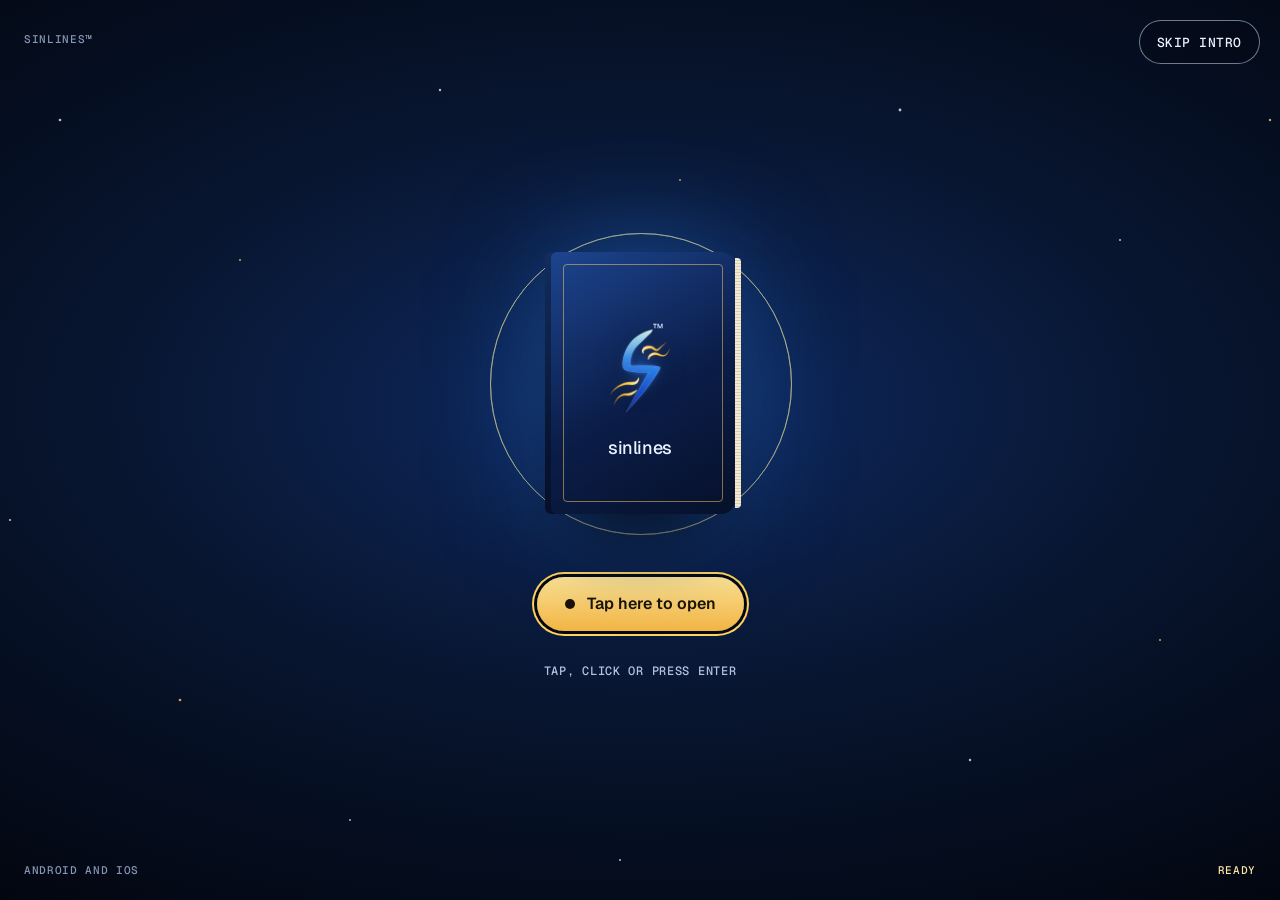
<file: index.html>
<!doctype html>
<html lang="en">
<head>
<meta charset="utf-8">
<meta name="viewport" content="width=device-width, initial-scale=1">
<title>sinlines™ · Coming soon to Android and iOS</title>
<meta name="description" content="SinLines is a calmer way into great books. Coming soon to Android and iOS.">
<meta name="theme-color" content="#040814">
<link rel="canonical" href="https://sinlines.com/">
<link rel="icon" href="favicon.ico" sizes="48x48">
<link rel="icon" href="favicon.png" type="image/png" sizes="192x192">
<link rel="apple-touch-icon" href="apple-touch-icon.png">
<meta property="og:type" content="website">
<meta property="og:url" content="https://sinlines.com/">
<meta property="og:title" content="sinlines™ · Coming soon">
<meta property="og:description" content="A calmer way into great books. Coming soon to Android and iOS.">
<meta property="og:site_name" content="sinlines">
<meta property="og:image" content="https://sinlines.com/og.png">
<meta property="og:image:width" content="1200">
<meta property="og:image:height" content="630">
<meta name="twitter:card" content="summary_large_image">
<script type="application/ld+json">{"@context":"https://schema.org","@graph":[{"@type":"WebSite","name":"sinlines","url":"https://sinlines.com/"},{"@type":"Organization","name":"SinLines","url":"https://sinlines.com/","logo":"https://sinlines.com/logo-tm.png","sameAs":["https://www.instagram.com/thesinlines/"]}]}</script>
<link rel="preconnect" href="https://fonts.googleapis.com">
<link rel="preconnect" href="https://fonts.gstatic.com" crossorigin>
<link rel="stylesheet" href="https://fonts.googleapis.com/css2?family=Geist:wght@300..800&amp;family=Geist+Mono:wght@400..600&amp;family=Literata:ital,opsz,wght@0,7..72,300..600;1,7..72,300..500&amp;family=Newsreader:ital,opsz,wght@0,6..72,200..600;1,6..72,200..500&amp;display=swap">
<style>
@property --p{syntax:'<number>';inherits:true;initial-value:1}
@property --pct{syntax:'<integer>';inherits:false;initial-value:0}
:root{--ink0:#02050D;--ink:#040814;--navy:#081631;--navy2:#0C1F45;--navy3:#14326E;--blue:#2E8DFF;--blue2:#1E58E6;--sky:#7CCBFF;--frost:#DDF3FF;--ice:#EAF3FF;--mist:#B4C3DF;--dim:#8696B8;--gold:#FFD25E;--amber:#E2972A;--cream:#FFF8DC;--hair:rgba(170,200,255,.13);--serif:'Newsreader',Georgia,'Times New Roman',serif;--sans:'Geist',system-ui,-apple-system,'Segoe UI',sans-serif;--mono:'Geist Mono',ui-monospace,'SFMono-Regular',Menlo,monospace;--read:'Literata',Georgia,serif;--ease:cubic-bezier(.215,.61,.355,1);--out:cubic-bezier(.23,1,.32,1);--expo:cubic-bezier(.16,1,.3,1);--inout:cubic-bezier(.77,0,.175,1)}
html{background:#040814}
body{margin:0;background:#040814;color:#EAF3FF;font-family:var(--sans);-webkit-font-smoothing:antialiased}
a{color:#FFD25E}a:hover{color:#FFF8DC}
::selection{background:rgba(255,210,94,.3);color:#fff}
:focus-visible{outline:2px solid #FFD25E;outline-offset:3px}
.sr{position:absolute;width:1px;height:1px;overflow:hidden;clip:rect(0 0 0 0);white-space:nowrap}
.skip{position:fixed;left:16px;top:-80px;z-index:300;padding:14px 20px;border-radius:12px;background:#FFD25E;color:#1B1305;font:600 15px/1 var(--sans);text-decoration:none;transition:top .2s var(--out)}
.skip:focus{top:16px;color:#1B1305}
.lede a,.ans a{text-decoration:underline;text-underline-offset:3px;text-decoration-thickness:1px}
main:focus{outline:none}
#main,#top{scroll-margin-top:72px}
.page{position:relative;overflow-x:clip;background:#040814;color:var(--ice);font-family:var(--sans)}
.page.locked{height:100vh;overflow:hidden}
.wrap{max-width:1200px;margin:0 auto;padding-inline:clamp(16px,4vw,40px);box-sizing:border-box;position:relative}
.sec{position:relative;padding-block:clamp(80px,10vw,144px)}
.eyebrow{display:inline-flex;align-items:center;gap:12px;font:500 12px/1.2 var(--mono);letter-spacing:.06em;text-transform:uppercase;color:var(--gold)}
.h2{margin:18px 0 0;font-family:var(--serif);font-weight:300;font-size:clamp(40px,5.6vw,80px);line-height:1.02;letter-spacing:-.025em;color:var(--ice)}
.h2 em{font-style:italic;color:var(--gold)}
.mline{display:block;overflow:hidden;padding-bottom:.12em;margin-bottom:-.12em}
.mline>*{display:inline-block}
.lede{margin:24px 0 0;font-size:clamp(17px,1.45vw,20px);line-height:1.6;color:var(--mist);max-width:34em;text-wrap:pretty}
.center{text-align:center;display:flex;flex-direction:column;align-items:center}

.blank{position:relative;display:inline-block;vertical-align:baseline;height:.72em;margin:0 .06em}
.bw1{width:.7em}.bw2{width:1.15em}.bw3{width:2.2em}.bw4{width:3em}
.blank.b1{width:1.7em}.blank.b2{width:1.5em}.blank.b3{width:1.9em}
.h1 .ln{white-space:nowrap}
.blank::after{content:'';position:absolute;left:0;right:0;bottom:-.04em;height:max(2px,.055em);border-radius:3px;background:linear-gradient(90deg,#E2972A,#FFD25E 40%,#FFF8DC 60%,#FFD25E 80%,#E2972A);background-size:200% 100%;transform-origin:0 50%}
.blank.b1::before{content:'';position:absolute;left:.12em;bottom:.06em;width:max(2px,.045em);height:.64em;background:#FFD25E;animation:caret 1.1s steps(1) infinite}
@keyframes shine{to{background-position:-200% 0}}
@keyframes caret{50%{opacity:0}}
.entered .hero .blank::after{animation:drawLine 1s var(--expo) both}
.entered .h1 .blank::after{animation:drawLine 1s var(--expo) both,shine 4s linear 1.4s infinite}
.entered .blank.b1::after{animation-delay:.55s,1.6s}.entered .blank.b2::after{animation-delay:.7s,1.6s}.entered .blank.b3::after{animation-delay:.85s,1.6s}
@keyframes drawLine{from{transform:scaleX(0)}to{transform:scaleX(1)}}

.btn{display:inline-flex;align-items:center;justify-content:center;gap:10px;min-height:52px;padding:0 26px;border-radius:999px;font:600 15px/1 var(--sans);text-decoration:none;border:0;cursor:pointer;translate:var(--mx,0px) var(--my,0px);transition:transform .16s var(--out),translate .6s var(--out),box-shadow .3s var(--out),background .3s var(--out);box-sizing:border-box;white-space:nowrap}
.btn:active{transform:scale(.97)}
.btn-gold{background:linear-gradient(180deg,#FFE493,#F2B544);color:#1B1305;box-shadow:0 14px 40px -12px rgba(255,190,70,.65),inset 0 1px 0 rgba(255,255,255,.7)}
.btn-gold:hover{color:#1B1305}
.btn-ghost{background:rgba(255,255,255,.04);color:var(--ice);box-shadow:inset 0 0 0 1px rgba(220,235,255,.5)}
.btn-ghost:hover{color:#fff}
.btn-sm{min-height:44px;padding:0 20px;font-size:14px}
@media (hover:hover) and (pointer:fine){.btn-gold:hover{box-shadow:0 20px 50px -12px rgba(255,190,70,.9),inset 0 1px 0 rgba(255,255,255,.7)}.btn-ghost:hover{background:rgba(255,255,255,.09)}}

.mark{position:relative;display:inline-flex;flex:none}
.mark::after{content:'™';position:absolute;left:60%;top:11%;font:600 9px/1 var(--sans);color:#B4C3DF;pointer-events:none}
.mark.md::after{font-size:13px}
.mark.lg::after{font-size:16px}
.mark.xl::after{font-size:15px}

.cursor{position:fixed;left:0;top:0;z-index:260;width:0;height:0;pointer-events:none;display:none}
.cur-on .cursor{display:block}
.cursor i{position:absolute;left:-19px;top:-19px;translate:-100px -100px;will-change:transform;width:38px;height:38px;border-radius:50%;border:1px solid rgba(255,210,94,.75);box-sizing:border-box;transition:transform .45s var(--out),background .45s var(--out),border-color .45s var(--out)}
.cursor b{position:absolute;left:-3px;top:-3px;translate:-100px -100px;will-change:transform;width:6px;height:6px;border-radius:50%;background:#FFD25E}
.cursor.big i{transform:scale(1.8);background:rgba(255,210,94,.08);border-color:#FFD25E}
.cursor.down i{transform:scale(.75)}

.nav{position:sticky;top:0;z-index:60;background:rgba(4,8,20,.9);border-bottom:1px solid rgba(170,200,255,.08)}
.nav-in{display:flex;align-items:center;justify-content:space-between;gap:20px;height:72px}
.brand{display:inline-flex;align-items:center;gap:8px;text-decoration:none;color:var(--ice)}
.brand:hover{color:#fff}
.brand .mark{margin:-6px -4px -6px -10px}
.brand img{width:46px;height:46px}
.wordmark{font:500 22px/1 var(--sans);letter-spacing:-.025em}
.nav-links{display:flex;gap:2px}
.nav-links a{display:inline-flex;align-items:center;color:var(--mist);text-decoration:none;font:500 14px/1 var(--sans);padding:15px 13px;border-radius:999px;transition:color .2s var(--out),background .2s var(--out)}
.nav-links a:hover{color:var(--ice);background:rgba(255,255,255,.05)}
.nav-end{display:flex;align-items:center;gap:10px}
.ig{width:44px;height:44px;border-radius:50%;display:inline-flex;align-items:center;justify-content:center;color:var(--ice);box-shadow:inset 0 0 0 1px rgba(220,235,255,.5);transition:background .2s var(--out),transform .16s var(--out)}
.ig:hover{color:#fff;background:rgba(255,255,255,.08)}
.ig:active{transform:scale(.94)}
.menu-btn{display:none;min-height:44px;padding:0 16px;border-radius:999px;border:0;background:transparent;box-shadow:inset 0 0 0 1px rgba(220,235,255,.5);color:var(--ice);font:500 13px/1 var(--mono);letter-spacing:.04em;text-transform:uppercase;cursor:pointer}
.progress{position:absolute;left:0;right:0;bottom:-1px;height:2px;background:linear-gradient(90deg,#1E58E6,#7CCBFF 55%,#FFD25E);transform-origin:0 50%;transform:scaleX(var(--progress,0));will-change:transform}

.menu{position:fixed;inset:0;z-index:150;display:flex;flex-direction:column;justify-content:space-between;gap:24px;padding:20px clamp(16px,4vw,40px) 28px;box-sizing:border-box;background:radial-gradient(90% 70% at 80% 0%,#10285C,#060D22 55%,#02050D);animation:menuBg .5s var(--ease) both;overflow:auto}
@keyframes menuBg{from{opacity:0}to{opacity:1}}
.menu-top{display:flex;align-items:center;justify-content:space-between;height:52px}
.menu-close{min-height:44px;padding:0 16px;border-radius:999px;border:0;background:transparent;box-shadow:inset 0 0 0 1px rgba(220,235,255,.5);color:var(--ice);font:500 13px/1 var(--mono);letter-spacing:.04em;text-transform:uppercase;cursor:pointer}
.menu-links{display:flex;flex-direction:column}
.menu-link{display:block;padding:14px 0;border-bottom:1px solid var(--hair);color:var(--ice);text-decoration:none;font:300 clamp(36px,9vw,64px)/1.05 var(--serif);letter-spacing:-.02em;animation:menuIn .8s var(--ease) both}
.menu-link:hover{color:#FFD25E}
.menu-link:nth-child(2){animation-delay:.05s}.menu-link:nth-child(3){animation-delay:.1s}.menu-link:nth-child(4){animation-delay:.15s}.menu-link:nth-child(5){animation-delay:.2s}.menu-link:nth-child(6){animation-delay:.25s}
@keyframes menuIn{from{opacity:0;transform:translateY(40px)}to{opacity:1;transform:none}}
.menu-foot{display:flex;gap:24px;flex-wrap:wrap;font:500 13px/1 var(--mono);text-transform:uppercase;letter-spacing:.04em}
.menu-foot a{color:var(--mist);text-decoration:none;padding:12px 0}
.menu-foot a:hover{color:var(--ice)}

.intro{position:fixed;inset:0;z-index:200;overflow:hidden;background:radial-gradient(90% 70% at 50% 45%,#0F2A63 0%,#081631 45%,#02050D 100%);color:var(--ice);display:flex;align-items:center;justify-content:center;touch-action:none}
.intro.tall{position:absolute;bottom:auto}
.intro.ph-open{animation:introOut .75s cubic-bezier(.4,0,.2,1) 4.25s forwards}
@keyframes introOut{to{opacity:0;transform:scale(1.04);filter:blur(8px);visibility:hidden}}
.i-stars{position:absolute;inset:0;width:100%;height:100%;pointer-events:none;opacity:.8}
.i-stars circle{animation:twinkle 3.6s ease-in-out infinite}
.i-stars circle:nth-child(2n){animation-delay:-1.8s}
.skip-intro{position:absolute;right:20px;top:20px;z-index:10;min-height:44px;padding:0 18px;border-radius:999px;border:0;background:rgba(4,8,20,.4);box-shadow:inset 0 0 0 1px rgba(220,235,255,.5);color:var(--ice);font:500 13px/1 var(--mono);letter-spacing:.04em;text-transform:uppercase;cursor:pointer;transition:transform .16s var(--out)}
.skip-intro:active{transform:scale(.96)}
.corners{position:absolute;inset:24px;pointer-events:none;font:500 11px/1 var(--mono);letter-spacing:.06em;text-transform:uppercase;color:var(--dim);animation:fadeIn .6s var(--ease) both}
.corners span{position:absolute}
.corners .tl{left:0;top:10px}.corners .bl{left:0;bottom:0}.corners .br{right:0;bottom:0;color:#FFE7A3}
.ld-n{display:inline-block;min-width:3ch;text-align:right;counter-reset:pct var(--pct);animation:pctUp 1.35s var(--inout) forwards}
.ld-n::after{content:counter(pct)}
@keyframes pctUp{to{--pct:100}}
.loader{position:relative;display:flex;flex-direction:column;align-items:center;gap:26px;animation:fadeIn .5s var(--out) both}
.loader img{width:150px;height:150px;animation:breathe 1.6s ease-in-out infinite}
@keyframes breathe{0%,100%{transform:scale(.96);filter:drop-shadow(0 0 0 rgba(46,141,255,0))}50%{transform:scale(1);filter:drop-shadow(0 0 28px rgba(46,141,255,.75))}}
.ld-track{width:200px;height:2px;border-radius:2px;background:rgba(170,200,255,.16);overflow:hidden}
.ld-track i{display:block;height:100%;width:100%;background:linear-gradient(90deg,#2E8DFF,#FFD25E);transform-origin:0 50%;animation:ldFill 1.35s var(--inout) forwards}
@keyframes ldFill{from{transform:scaleX(0)}to{transform:scaleX(1)}}
.ld-txt{font:400 italic 18px/1 var(--serif);color:var(--mist)}
@keyframes fadeIn{from{opacity:0;transform:translateY(8px)}to{opacity:1;transform:none}}

.gate{position:absolute;inset:0;display:flex;flex-direction:column;align-items:center;justify-content:center;gap:34px;background:transparent;border:0;cursor:pointer;color:var(--ice);font-family:var(--sans);animation:gateIn .9s var(--expo) both;-webkit-tap-highlight-color:transparent}
@keyframes gateIn{from{opacity:0;transform:scale(.96);filter:blur(10px)}to{opacity:1;transform:none;filter:none}}
.gate:focus-visible{outline:none}
.gate:focus-visible .g-cta{box-shadow:0 0 0 3px #040814,0 0 0 5px #FFD25E}
.g-stage{position:relative;width:240px;height:320px;display:flex;align-items:center;justify-content:center;perspective:1200px}
.g-ring{position:absolute;left:50%;top:50%;width:300px;height:300px;margin:-150px 0 0 -150px;border-radius:50%;border:1px solid rgba(255,210,94,.45);animation:ripple 3s var(--out) infinite;pointer-events:none}
.g-ring.r2{animation-delay:1s;border-color:rgba(124,203,255,.4)}
.g-ring.r3{animation-delay:2s}
@keyframes ripple{0%{transform:scale(.7);opacity:0}20%{opacity:1}100%{transform:scale(1.9);opacity:0}}
.g-book{position:relative;width:190px;height:262px;border-radius:6px 14px 14px 6px;background:linear-gradient(150deg,#1D4590,#0B1D48 55%,#06102A);box-shadow:inset 6px 0 0 rgba(0,0,0,.35),0 40px 80px -30px rgba(0,0,0,.95),0 0 120px -20px rgba(46,141,255,.7);display:flex;flex-direction:column;align-items:center;justify-content:center;gap:10px;animation:float 4.5s ease-in-out infinite}
.g-book::before{content:'';position:absolute;inset:12px 12px 12px 18px;border:1px solid rgba(255,210,94,.5);border-radius:4px}
.g-book::after{content:'';position:absolute;right:-6px;top:6px;bottom:6px;width:6px;border-radius:0 4px 4px 0;background:repeating-linear-gradient(180deg,#F3EAD4 0 2px,#D9CDB2 2px 3px)}
.g-book img{width:120px;height:120px}
.g-name{font:500 18px/1 var(--sans);letter-spacing:-.02em}
@keyframes float{0%,100%{transform:translateY(0) rotateY(-14deg) rotateX(4deg)}50%{transform:translateY(-12px) rotateY(-8deg) rotateX(2deg)}}
.g-cta{display:inline-flex;align-items:center;gap:12px;min-height:54px;padding:0 28px;border-radius:999px;background:linear-gradient(180deg,#FFE493,#F2B544);color:#1B1305;font:600 16px/1 var(--sans);box-shadow:0 18px 50px -14px rgba(255,190,70,.85),inset 0 1px 0 rgba(255,255,255,.7);transition:transform .16s var(--out)}
.gate:active .g-cta{transform:scale(.97)}
.g-tap{width:10px;height:10px;border-radius:50%;background:#1B1305;animation:tapDot 1.6s var(--out) infinite}
@keyframes tapDot{0%{box-shadow:0 0 0 0 rgba(27,19,5,.45)}100%{box-shadow:0 0 0 12px rgba(27,19,5,0)}}
.g-sub{font:500 12px/1 var(--mono);letter-spacing:.06em;text-transform:uppercase;color:var(--mist)}

.opening{position:absolute;inset:0;display:flex;flex-direction:column;align-items:center;justify-content:center;gap:40px;perspective:1800px}
.flash{position:absolute;left:50%;top:50%;width:220vmax;height:220vmax;margin:-110vmax 0 0 -110vmax;border-radius:50%;background:radial-gradient(closest-side,#FFFFFF 0%,#FFF8DC 16%,#FFD25E 30%,rgba(124,203,255,.9) 46%,rgba(46,141,255,.6) 60%,rgba(8,22,49,0) 74%);transform:scale(.01);animation:flash 1.5s var(--expo) forwards;pointer-events:none;z-index:6}
@keyframes flash{0%{transform:scale(.01);opacity:1}55%{transform:scale(1);opacity:1}100%{transform:scale(1.25);opacity:0}}
.bloom{position:absolute;inset:0;background:#FFFDF5;opacity:0;animation:bloom 1.3s ease-out .12s forwards;pointer-events:none;z-index:7}
@keyframes bloom{0%{opacity:0}28%{opacity:.94}100%{opacity:0}}
.rays{position:absolute;left:50%;top:44%;width:1600px;height:1600px;margin:-800px 0 0 -800px;background:repeating-conic-gradient(from 0deg,rgba(255,210,94,.13) 0deg 5deg,transparent 5deg 15deg);-webkit-mask-image:radial-gradient(closest-side,#000 10%,transparent 70%);mask-image:radial-gradient(closest-side,#000 10%,transparent 70%);opacity:0;animation:raysIn 1.4s var(--out) .6s forwards,spin 30s linear infinite;pointer-events:none}
@keyframes raysIn{to{opacity:1}}
@keyframes spin{to{rotate:360deg}}
.bk-stage{position:relative;z-index:3;width:400px;height:300px;display:flex;justify-content:center;align-items:center;opacity:0;animation:bkIn 1s var(--expo) .55s forwards}
@keyframes bkIn{from{opacity:0;transform:scale(.55) translateY(30px);filter:blur(10px)}to{opacity:1;transform:none;filter:none}}
.bk{position:relative;width:200px;height:280px;transform-style:preserve-3d;transform:rotateX(14deg);animation:bkShift 1.1s var(--inout) 1.25s forwards}
@keyframes bkShift{to{transform:rotateX(8deg) translateX(100px)}}
.bk-base{position:absolute;inset:0;border-radius:2px 10px 10px 2px;background:linear-gradient(90deg,#E7DCC2,#FBF6E8 10%,#FFFDF6);box-shadow:0 40px 80px -30px rgba(0,0,0,.9),0 0 140px -20px rgba(255,210,94,.55);padding:34px 22px 22px 26px;box-sizing:border-box;display:flex;flex-direction:column;gap:10px;color:#1B2A4A}
.bk-base b{font:400 21px/1.2 var(--serif);letter-spacing:-.01em}
.bk-base b em{color:#9A5F12}
.bk-base i{display:block;height:5px;border-radius:3px;background:rgba(27,42,74,.14)}
.bk-pg{position:absolute;top:3px;bottom:3px;left:0;right:3px;border-radius:2px 8px 8px 2px;background:linear-gradient(90deg,#E5D9BE,#FBF5E6 14%,#FFFCF3);transform-origin:left center;box-shadow:inset -10px 0 20px -14px rgba(0,0,0,.25);animation:flip .9s var(--inout) forwards}
.bk-pg.p1{animation-delay:1.8s;--end:-171deg}
.bk-pg.p2{animation-delay:2.06s;--end:-173deg}
.bk-pg.p3{animation-delay:2.32s;--end:-175deg}
.bk-pg.p4{animation-delay:2.58s;--end:-177deg}
@keyframes flip{0%{transform:rotateY(0)}45%{transform:rotateY(-80deg) translateZ(18px) translateY(-8px)}100%{transform:rotateY(var(--end,-175deg)) translateY(0)}}
.bk-cover{position:absolute;inset:0;transform-origin:left center;transform-style:preserve-3d;animation:coverOpen 1.15s var(--inout) 1.25s forwards}
@keyframes coverOpen{0%{transform:rotateY(0) translateZ(2px)}55%{transform:rotateY(-100deg) translateZ(14px) translateY(-6px)}100%{transform:rotateY(-168deg) translateZ(2px)}}
.bk-front,.bk-in{position:absolute;inset:0;border-radius:4px 12px 12px 4px;backface-visibility:hidden;-webkit-backface-visibility:hidden}
.bk-front{background:linear-gradient(150deg,#1D4590,#0B1D48 55%,#06102A);box-shadow:inset 6px 0 0 rgba(0,0,0,.35);display:flex;flex-direction:column;align-items:center;justify-content:center;gap:8px}
.bk-front::before{content:'';position:absolute;inset:12px 12px 12px 18px;border:1px solid rgba(255,210,94,.5);border-radius:4px}
.bk-front img{width:110px;height:110px}
.bk-front .g-name{font-size:16px}
.bk-in{transform:rotateY(180deg);background:linear-gradient(270deg,#E7DCC2,#FBF6E8 10%,#FFFDF6);display:flex;align-items:center;justify-content:center}
.bk-in img{width:120px;height:120px;filter:drop-shadow(0 6px 20px rgba(30,88,230,.35))}
.welcome{position:relative;z-index:3;display:flex;flex-wrap:wrap;justify-content:center;padding:0 16px;text-align:center;gap:0 .28em;font:300 clamp(40px,6vw,76px)/1 var(--serif);letter-spacing:-.03em;color:var(--ice)}
.wl{display:inline-block;opacity:0;animation:wordIn .9s var(--expo) forwards}
.wl.a{animation-delay:2.75s}.wl.b{animation-delay:2.95s}.wl.c{animation-delay:3.15s;color:#FFD25E;font-style:italic;text-shadow:0 0 40px rgba(255,190,70,.6)}
.wl sup{font:500 .32em/1 var(--sans);font-style:normal;color:#B4C3DF;margin-left:2px;vertical-align:super}
@keyframes wordIn{from{opacity:0;transform:translateY(24px);filter:blur(10px)}to{opacity:1;transform:none;filter:none}}
.w-lines{position:relative;z-index:3;width:260px;height:30px;margin-top:-20px}
.w-lines path{stroke-dasharray:60;stroke-dashoffset:60;animation:draw 1.2s var(--out) 3.35s forwards}
@keyframes draw{to{stroke-dashoffset:0}}

.hero{position:relative;padding-top:0;padding-bottom:clamp(120px,12vw,180px);overflow:hidden}
.hero-glow{position:absolute;right:-320px;top:-260px;width:1300px;height:1300px;background:radial-gradient(closest-side,rgba(46,141,255,.42),rgba(30,88,230,.16) 45%,transparent 72%);pointer-events:none;translate:0 calc(var(--sy,0) * .3px);will-change:transform}
.hero-glow2{position:absolute;left:-360px;top:260px;width:900px;height:900px;background:radial-gradient(closest-side,rgba(255,190,70,.11),transparent 70%);pointer-events:none}
.stars{position:absolute;inset:0;width:100%;height:100%;pointer-events:none;animation:twinkle 4s ease-in-out infinite}
.stars.t1{animation-delay:-1.3s;animation-duration:5.2s}
.stars.t2{animation-delay:-2.6s;animation-duration:3.4s}
@keyframes twinkle{0%,100%{opacity:.2}50%{opacity:1}}
.hero-grid{position:relative;display:grid;grid-template-columns:repeat(auto-fit,minmax(min(100%,470px),1fr));gap:clamp(56px,6vw,80px);align-items:center}
.h1{margin:24px 0 0;font-family:var(--serif);font-weight:300;font-size:clamp(54px,6.2vw,92px);line-height:1.02;letter-spacing:-.04em;color:var(--ice)}
.ln{display:block;overflow:hidden;padding-bottom:.12em;margin-bottom:-.12em}
.ln em{display:inline-block;font-style:italic;color:#FFD25E;text-shadow:0 0 60px rgba(255,190,70,.35)}
.hero-meta{display:flex;flex-wrap:wrap;gap:10px 26px;margin-top:30px;color:var(--mist);font:500 14px/1.3 var(--sans)}
.hero-meta span{display:inline-flex;align-items:center;gap:9px}
.live{display:inline-block;flex:none;width:8px;height:8px;border-radius:50%;background:#7FDB9A;box-shadow:0 0 0 4px rgba(127,219,154,.18);animation:blink 2s ease-in-out infinite}
@keyframes blink{50%{opacity:.35}}
.page:not(.entered) .ent,.page:not(.entered) .ent-mask,.page:not(.entered) .ent-phone{opacity:0}
.entered .ent{animation:entUp 1s var(--expo) both}
.entered .ent-mask{animation:maskUp 1.1s var(--expo) both}
.entered .ent-phone{animation:entPhone 1.3s var(--expo) both}
@keyframes entUp{from{opacity:0;transform:translateY(28px);filter:blur(8px)}to{opacity:1;transform:none;filter:none}}
@keyframes maskUp{from{opacity:0;transform:translateY(105%)}to{opacity:1;transform:none}}
@keyframes entPhone{from{opacity:0;transform:perspective(1400px) rotateX(18deg) rotateY(-14deg) translateY(80px) scale(.9);filter:blur(10px)}to{opacity:1;transform:none;filter:none}}
@keyframes entFade{from{opacity:0}to{opacity:1}}
.hero-stage{position:relative;display:flex;justify-content:center;padding:24px 0}
.hero-stage .phone{translate:0 calc(var(--sy,0) * -.08px);will-change:transform}
.halo{position:absolute;left:50%;top:50%;width:620px;height:620px;margin:-310px 0 0 -310px;border-radius:50%;border:1px solid rgba(255,210,94,.16);pointer-events:none}
.halo.two{width:820px;height:820px;margin:-410px 0 0 -410px;border-color:rgba(124,203,255,.1)}
.halo.three{width:440px;height:440px;margin:-220px 0 0 -220px;border-color:rgba(124,203,255,.14)}
.float{position:absolute;z-index:4;animation:bob 7s ease-in-out infinite}
.float.f2{animation-delay:-2.4s}.float.f3{animation-delay:-4.6s}
@keyframes bob{0%,100%{transform:translateY(0)}50%{transform:translateY(-14px)}}
.glass{background:rgba(12,26,60,.9);border:1px solid rgba(170,200,255,.2);border-radius:20px;box-shadow:0 30px 60px -24px rgba(0,0,0,.85)}
.waves{position:absolute;left:0;bottom:-10px;width:100%;height:240px;pointer-events:none;-webkit-mask-image:linear-gradient(90deg,transparent,#000 14%,#000 86%,transparent);mask-image:linear-gradient(90deg,transparent,#000 14%,#000 86%,transparent)}
.flow{animation:flow 16s linear infinite}
.flow.b{animation-duration:23s;animation-direction:reverse}
.flow.c{animation-duration:30s}
.waves svg{position:absolute;inset:0;width:100%;height:100%;overflow:visible}
@keyframes flow{from{transform:translateX(0)}to{transform:translateX(-25%)}}
.cue{position:absolute;left:50%;bottom:28px;transform:translateX(-50%);display:flex;flex-direction:column;align-items:center;gap:12px;color:var(--dim);font:500 11px/1 var(--mono);letter-spacing:.08em;text-transform:uppercase;z-index:2}
.cue i{display:block;width:1px;height:52px;background:linear-gradient(180deg,#FFD25E,transparent);transform-origin:top;animation:cue 2.4s ease-in-out infinite}
@keyframes cue{0%{transform:scaleY(0);opacity:1}55%{transform:scaleY(1);opacity:1}100%{transform:scaleY(1);opacity:0}}

.phone{position:relative;width:300px;height:620px;border-radius:50px;padding:10px;box-sizing:border-box;background:linear-gradient(155deg,#2A3656,#0A0F1E 38%,#05080F);box-shadow:0 0 0 1px rgba(170,200,255,.22),0 60px 110px -30px rgba(0,0,0,.95),0 0 160px -40px rgba(46,141,255,.6);flex:none;z-index:2}
.phone.sm{width:272px;height:562px;border-radius:46px;padding:9px}
.phone::after{content:'';position:absolute;right:-3px;top:150px;width:3px;height:70px;border-radius:0 3px 3px 0;background:#1A2340}
.screen{position:relative;width:100%;height:100%;border-radius:40px;overflow:hidden;background:#071027;display:flex;flex-direction:column}
.phone.sm .screen{border-radius:37px}
.island{position:absolute;top:11px;left:50%;width:86px;height:25px;margin-left:-43px;border-radius:20px;background:#000;z-index:5}
.rd{background:radial-gradient(130% 70% at 50% 0%,#10285C 0%,#081631 48%,#050C1E 100%)}
.rd-top{display:flex;align-items:center;justify-content:space-between;padding:52px 16px 0;color:var(--mist)}
.rd-title{text-align:center;font:400 11px/1.35 var(--sans);color:var(--dim)}
.rd-title b{display:block;color:var(--ice);font:600 12.5px/1.35 var(--sans)}
.aa{font:600 13px/1 var(--serif);color:var(--mist);width:28px;text-align:right}
.rd-body{flex:1;display:flex;flex-direction:column;justify-content:center;gap:4px;padding:0 22px;font-family:var(--read);font-size:22px;line-height:1.45}
.rd-foot{padding:0 18px 22px}
.bar{height:3px;border-radius:3px;background:rgba(170,200,255,.14);overflow:hidden}
.bar i{display:block;height:100%;background:linear-gradient(90deg,#2E8DFF,#7CCBFF);transition:width .6s var(--out)}
.chips{display:flex;gap:6px;justify-content:center;margin-top:14px}
.mchip{font:600 11px/1 var(--sans);color:var(--ice);padding:9px 11px;border-radius:999px;background:rgba(255,255,255,.06);border:1px solid rgba(170,200,255,.15)}
.mchip.on{background:rgba(255,210,94,.14);border-color:rgba(255,210,94,.5);color:#FFE7A3}
.w{display:inline-block;margin-right:.26em;color:rgba(234,243,255,.26);transition:color .35s var(--out),text-shadow .35s var(--out)}
.w.lit{color:#EAF3FF}
.w.now{color:#FFD25E;text-shadow:0 0 22px rgba(255,210,94,.65)}

.marq{position:relative;overflow:hidden;padding-block:10px;-webkit-mask-image:linear-gradient(90deg,transparent,#000 7%,#000 93%,transparent);mask-image:linear-gradient(90deg,transparent,#000 7%,#000 93%,transparent);transform:skewX(calc(var(--skew,0) * 1deg));will-change:transform;transition:transform .3s var(--out)}
.track{display:flex;width:max-content;animation:marq 90s linear infinite}
.track.rev{animation-direction:reverse;animation-duration:110s}
.marq:hover .track{animation-play-state:paused}
@keyframes marq{to{transform:translateX(-50%)}}
.qcard{flex:none;width:430px;box-sizing:border-box;padding:26px 28px;border-radius:28px;background:linear-gradient(180deg,rgba(20,50,110,.34),rgba(8,22,49,.5));border:1px solid rgba(170,200,255,.12);display:flex;flex-direction:column;justify-content:space-between;gap:16px;transition:border-color .3s var(--out)}
.qcard:hover{border-color:rgba(255,210,94,.4)}
.qline{margin:0;font:400 21px/1.42 var(--serif);color:var(--ice);text-wrap:pretty}
.qline::before{content:'\201C';color:var(--gold)}
.qline::after{content:'\201D';color:var(--gold)}
.qsrc{font:400 14px/1.3 var(--sans);color:var(--dim)}
.qsrc b{color:#FFE7A3;font-weight:600}

.manifesto{margin:28px 0 0;font-family:var(--serif);font-weight:300;font-size:clamp(32px,4.5vw,64px);line-height:1.17;letter-spacing:-.022em;max-width:19.5em;color:var(--ice)}
.mw{color:var(--ice)}
.mw.g{color:#FFD25E;font-style:italic}
.mw.blank{margin:0 .26em 0 .02em}
.mw.blank.tight{margin-right:0}

.lockpill{display:inline-flex;gap:8px;align-items:center;padding:10px 14px;border-radius:999px;background:rgba(255,210,94,.1);border:1px solid rgba(255,210,94,.38);color:#FFE7A3;font:600 13px/1 var(--sans)}
.vault{position:relative;margin-top:56px;height:clamp(300px,32vw,420px);border-radius:34px;overflow:hidden;border:1px solid rgba(170,200,255,.16);background:radial-gradient(120% 90% at 50% 0%,#0F2A63 0%,#081631 50%,#050B1C 100%);box-shadow:0 60px 120px -50px rgba(0,0,0,.95),0 0 120px -60px rgba(46,141,255,.6)}
.ghosts{position:absolute;inset:-24px;display:grid;gap:20px;padding:56px;box-sizing:border-box;filter:blur(18px);opacity:.8}
.ghosts i{display:block;border-radius:26px;background:linear-gradient(160deg,rgba(46,141,255,.6),rgba(14,35,80,.85))}
.ghosts i:nth-child(2n){background:linear-gradient(160deg,rgba(255,210,94,.5),rgba(14,35,80,.85))}
.g-cards{grid-template-columns:repeat(3,minmax(0,1fr));grid-template-rows:repeat(2,minmax(0,1fr))}
.g-cards i:first-child{grid-column:span 2}
.g-books{grid-template-columns:repeat(5,minmax(0,1fr));align-items:center;padding:56px 9%}
.g-books i{aspect-ratio:2/3;border-radius:8px 14px 14px 8px}
.g-books i:nth-child(3){transform:scale(1.12)}
.g-plans{grid-template-columns:repeat(2,minmax(0,1fr));padding:56px 12%}
.g-plans i:nth-child(2){box-shadow:0 0 0 2px rgba(255,210,94,.6)}
.vault-sheen{position:absolute;inset:0;background:linear-gradient(105deg,transparent 35%,rgba(255,255,255,.07) 50%,transparent 65%);transform:translateX(-100%);animation:sheen 5s var(--inout) infinite;pointer-events:none}
.vault-veil{position:absolute;inset:0;background:radial-gradient(60% 70% at 50% 50%,rgba(4,8,20,.08),rgba(4,8,20,.66))}
.vault-badge{position:absolute;left:50%;top:50%;transform:translate(-50%,-50%);display:flex;flex-direction:column;align-items:center;gap:12px;padding:24px 34px;text-align:center;min-width:240px;box-sizing:border-box}
.vault-badge b{font:400 28px/1.1 var(--serif);color:var(--ice)}
.lock-ic{width:52px;height:52px;border-radius:16px;display:flex;align-items:center;justify-content:center;background:rgba(255,210,94,.12);color:#FFD25E;animation:blink 2.4s ease-in-out infinite}

.layers{position:relative}
.layers-stage{position:relative;padding-block:clamp(80px,10vw,144px)}
.pin-on .layers-track{height:2600px}
.pin-on .layers-stage{position:sticky;top:72px;height:calc(100vh - 72px);min-height:600px;display:flex;align-items:center;padding-block:24px;box-sizing:border-box;overflow:hidden}
.layers-grid{display:grid;grid-template-columns:repeat(auto-fit,minmax(min(100%,420px),1fr));gap:clamp(32px,5vw,72px);align-items:center;width:100%}
.layers-copy .lockpill{margin-top:32px}
.stack{position:relative;height:clamp(440px,46vw,580px);display:flex;align-items:center;justify-content:center;perspective:2000px}
.stack-glow{position:absolute;left:50%;top:55%;width:620px;height:620px;margin:-310px 0 0 -310px;background:radial-gradient(closest-side,rgba(46,141,255,.3),transparent 72%);pointer-events:none}
.stack-in{position:relative;width:250px;height:350px;transform-style:preserve-3d;transform:translateY(calc(var(--p) * 70px)) rotateX(calc(60deg - var(--p) * 8deg)) rotateZ(calc(-34deg + var(--p) * 10deg))}
.sheet{position:absolute;inset:0;border-radius:16px;box-sizing:border-box;transform-style:preserve-3d}
.sh-light{transform:translateZ(0);background:radial-gradient(closest-side,rgba(255,210,94,.8),rgba(255,190,70,.2) 55%,transparent 80%)}
.sh-lines{transform:translateZ(calc(4px + var(--p) * 110px));border:1px dashed rgba(124,203,255,.5);background:rgba(8,22,49,.35);padding:30px 26px;display:flex;flex-direction:column;justify-content:center;gap:26px}
.sh-lines i{display:block;height:4px;border-radius:3px;background:linear-gradient(90deg,#E2972A,#FFD25E,#FFF8DC);box-shadow:0 0 14px rgba(255,210,94,.6)}
.sh-lines i:nth-child(2){opacity:.55}.sh-lines i:nth-child(3){opacity:.3}
.sh-page{transform:translateZ(calc(8px + var(--p) * 220px));background:linear-gradient(160deg,rgba(251,246,232,.94),rgba(231,220,194,.88));padding:30px 24px;display:flex;flex-direction:column;gap:11px;box-shadow:0 30px 60px -30px rgba(0,0,0,.8)}
.sh-page i{display:block;height:6px;border-radius:3px;background:rgba(27,42,74,.16)}
.sh-cover{transform:translateZ(calc(12px + var(--p) * 330px));background:linear-gradient(150deg,#1D4590,#0B1D48 55%,#06102A);border:1px solid rgba(255,210,94,.35);display:flex;flex-direction:column;align-items:center;justify-content:center;gap:8px;box-shadow:inset 6px 0 0 rgba(0,0,0,.35),0 50px 80px -40px rgba(0,0,0,.9)}
.sh-cover img{width:110px;height:110px}
.sh-cover .g-name{font-size:16px;color:var(--ice)}
.rv-on .layers{--p:0;transition:--p 2.8s var(--ease)}
.rv-on .layers.in{--p:1}
.pin-on .layers{transition:none}

.chap-row{display:grid;grid-template-columns:repeat(auto-fit,minmax(min(100%,300px),1fr));gap:20px;margin-top:64px}
.chap{position:relative;padding:30px;border-radius:28px;min-height:330px;background:linear-gradient(180deg,rgba(20,50,110,.42),rgba(8,22,49,.62));border:1px solid rgba(170,200,255,.16);overflow:hidden;display:flex;flex-direction:column;gap:14px;box-sizing:border-box}
.chap::after{content:'';position:absolute;inset:0;background:linear-gradient(105deg,transparent 38%,rgba(255,255,255,.08) 50%,transparent 62%);transform:translateX(-100%);animation:sheen 4.5s var(--inout) infinite;pointer-events:none}
.chap:nth-child(2)::after{animation-delay:.5s}.chap:nth-child(3)::after{animation-delay:1s}
@keyframes sheen{0%{transform:translateX(-100%)}55%,100%{transform:translateX(100%)}}
.chap-n{font:500 12px/1 var(--mono);letter-spacing:.06em;text-transform:uppercase;color:#FFE7A3}
.chap h3{margin:4px 0 0;font:400 30px/1.1 var(--serif);letter-spacing:-.015em;color:var(--ice)}
.blurred{display:flex;flex-direction:column;gap:11px;filter:blur(4px);opacity:.75;margin-top:6px}
.blurred i{display:block;height:9px;border-radius:5px;background:linear-gradient(90deg,rgba(234,243,255,.5),rgba(124,203,255,.35))}
.chap .lockpill{margin-top:auto;align-self:flex-start}
.visit{display:flex;align-items:center;gap:14px;flex-wrap:wrap;justify-content:center;margin:48px auto 0;padding:18px 26px;border-radius:999px;border:1px solid rgba(170,200,255,.18);background:rgba(255,255,255,.03);width:fit-content;max-width:100%;box-sizing:border-box;text-align:center}
.visit b{font:600 17px/1.3 var(--sans);color:var(--ice)}
.visit span{color:var(--mist);font-size:15.5px;line-height:1.5}

.peek{position:relative;margin-top:56px;border-radius:34px;background:radial-gradient(120% 90% at 50% 0%,#11306E 0%,#081631 46%,#050B1C 100%);border:1px solid rgba(170,200,255,.16);box-shadow:0 70px 140px -50px rgba(0,0,0,.95),0 0 120px -50px rgba(46,141,255,.6);overflow:hidden}
.peek-head{display:flex;justify-content:space-between;align-items:center;gap:16px;padding:22px 30px;border-bottom:1px solid var(--hair);color:var(--mist);font:500 12px/1 var(--mono);letter-spacing:.06em;text-transform:uppercase}
.peek-dots{display:flex;gap:6px}
.peek-dots i{width:7px;height:7px;border-radius:50%;background:rgba(170,200,255,.25)}
.peek-dots i:first-child{width:22px;border-radius:4px;background:#FFD25E}
.peek-stage{position:relative;min-height:380px;display:flex;align-items:center;justify-content:center;padding:56px clamp(20px,7vw,110px);box-sizing:border-box}
.peek-text{width:100%;max-width:900px;font-family:var(--read);font-size:clamp(26px,3.3vw,46px);line-height:1.48;display:flex;flex-direction:column;gap:6px;filter:blur(7px);opacity:.85}
.peek-veil{position:absolute;inset:0;background:radial-gradient(60% 70% at 50% 50%,rgba(4,8,20,.15),rgba(4,8,20,.7))}

.watch{position:relative;border-block:1px solid var(--hair);background:linear-gradient(90deg,#040814,#0A1B44 50%,#040814);overflow:hidden}
.watch-in{display:flex;align-items:center}
.watch-lock{flex:none;display:flex;align-items:center;justify-content:center;width:clamp(64px,8vw,110px);align-self:stretch;border-right:1px solid var(--hair);color:#FFD25E;background:#040814;position:relative;z-index:2}
.watch .marq{flex:1;padding-block:30px}
.wk-item{display:inline-flex;align-items:center;gap:36px;padding-right:36px;font:300 italic clamp(34px,4.4vw,60px)/1 var(--serif);letter-spacing:-.02em;color:var(--ice);white-space:nowrap}
.wk-item i{display:block;width:12px;height:12px;background:#FFD25E;transform:rotate(45deg);box-shadow:0 0 18px rgba(255,210,94,.7)}
.wk-item.alt{color:#FFD25E}

.sl-hide{position:relative;display:flex;justify-content:center;margin-top:72px}
.sl-screen{position:relative;height:100%;overflow:hidden;background:#060A18}
.blob{position:absolute;width:240px;height:240px;border-radius:50%;filter:blur(46px);opacity:.85;animation:drift 9s ease-in-out infinite alternate}
.blob.b1{left:-60px;top:40px;background:#8FD1B8}
.blob.b2{right:-80px;top:220px;background:#FF6F5C;animation-delay:-3s;animation-duration:11s}
.blob.b3{left:10px;bottom:-40px;background:#7F95C8;animation-delay:-6s;animation-duration:10s}
@keyframes drift{0%{transform:translate(0,0) scale(1)}50%{transform:translate(40px,-30px) scale(1.15)}100%{transform:translate(-20px,40px) scale(.95)}}
.sl-frost{position:absolute;inset:0;background:rgba(4,8,20,.38);display:flex;flex-direction:column;align-items:center;justify-content:center;gap:14px;padding:30px;text-align:center}
.sl-frost b{font:600 24px/1 var(--sans);letter-spacing:-.02em;color:#fff}
.sl-frost span{font:400 14px/1.5 var(--sans);color:rgba(255,248,236,.88);max-width:16em}
.sl-lock{width:56px;height:56px;border-radius:18px;display:flex;align-items:center;justify-content:center;background:rgba(255,255,255,.12);color:#fff;border:1px solid rgba(255,255,255,.22)}
.sl-load{width:140px;height:3px;border-radius:3px;background:rgba(255,255,255,.18);overflow:hidden}
.sl-load i{display:block;width:40%;height:100%;border-radius:3px;background:#FFD25E;animation:slide 1.8s var(--inout) infinite}
@keyframes slide{0%{transform:translateX(-110%)}100%{transform:translateX(260%)}}
.ghost-card{position:absolute;width:190px;padding:16px;box-sizing:border-box;border-radius:20px;filter:blur(3px);opacity:.55;z-index:1}
.ghost-card i{display:block;height:8px;border-radius:4px;background:rgba(255,248,236,.5);margin-top:9px}
.ghost-card i:first-child{margin-top:0}
.road{display:grid;grid-template-columns:repeat(3,minmax(0,1fr));gap:12px;max-width:720px;margin:56px auto 0}
.rs{position:relative;padding:18px 18px 18px 52px;border-radius:18px;border:1px solid var(--hair);background:rgba(255,255,255,.025);font:500 15px/1.35 var(--sans);color:var(--mist)}
.rs::before{content:'';position:absolute;left:18px;top:50%;width:20px;height:20px;margin-top:-10px;border-radius:50%;border:1.5px solid rgba(170,200,255,.35);box-sizing:border-box}
.rs.done{color:var(--ice)}
.rs.done::before{background:#2E8DFF;border-color:#2E8DFF;box-shadow:0 0 16px rgba(46,141,255,.7)}
.rs.now{color:#FFE7A3;border-color:rgba(255,210,94,.35)}
.rs.now::before{border-color:#FFD25E;animation:tapGold 1.6s var(--out) infinite}
@keyframes tapGold{0%{box-shadow:0 0 0 0 rgba(255,210,94,.55)}100%{box-shadow:0 0 0 12px rgba(255,210,94,0)}}

.pgrid{display:grid;grid-template-columns:repeat(auto-fit,minmax(min(100%,230px),1fr));gap:16px}
.pcard{padding:28px;border-radius:28px;background:rgba(255,255,255,.03);border:1px solid var(--hair)}
.pic{width:48px;height:48px;border-radius:15px;display:flex;align-items:center;justify-content:center;background:rgba(255,210,94,.1);color:#FFD25E;margin-bottom:20px}
.pcard h3{margin:0 0 10px;font:500 19px/1.3 var(--sans);letter-spacing:-.01em;color:var(--ice)}
.pcard p{margin:0;color:var(--mist);font-size:15.5px;line-height:1.6}
.pnote{display:flex;align-items:center;gap:10px;flex-wrap:wrap;margin:18px 0 0;color:var(--dim);font-size:14.5px;line-height:1.5}
.pnote b{padding:6px 10px;border-radius:999px;background:rgba(255,210,94,.1);border:1px solid rgba(255,210,94,.38);color:#FFE7A3;font:600 11px/1 var(--mono);letter-spacing:.06em;text-transform:uppercase}
.lock-art{position:relative;width:180px;height:180px;margin-top:40px;border-radius:44px;display:flex;align-items:center;justify-content:center;background:radial-gradient(closest-side,rgba(255,210,94,.18),transparent 75%);color:#FFD25E}
.lock-art::before{content:'';position:absolute;inset:0;border-radius:44px;border:1px solid rgba(255,210,94,.25)}

.faq-grid{display:grid;grid-template-columns:repeat(auto-fit,minmax(min(100%,360px),1fr));gap:clamp(40px,6vw,96px);align-items:start}
.faq{border-top:1px solid var(--hair)}
.qa{border-bottom:1px solid var(--hair)}
.qa h3{margin:0}
.qa button{width:100%;display:flex;justify-content:space-between;align-items:center;gap:24px;padding:24px 0;background:none;border:0;color:var(--ice);font:400 clamp(20px,2vw,25px)/1.3 var(--serif);text-align:left;cursor:pointer;min-height:44px;transition:color .2s var(--out)}
.qa button:hover{color:#fff}
.qa button:active .pm{transform:scale(.92)}
.pm{flex:none;width:38px;height:38px;border-radius:50%;border:1px solid var(--hair);display:flex;align-items:center;justify-content:center;color:#FFD25E;transition:transform .45s var(--out),background .3s var(--out)}
.pm.open{transform:rotate(135deg);background:rgba(255,210,94,.12)}
.think{display:flex;align-items:center;gap:14px;margin:0 0 26px;animation:thinkIn .4s var(--out) both}
@keyframes thinkIn{from{opacity:0;transform:translateY(-6px);filter:blur(6px)}to{opacity:1;transform:none;filter:none}}
.think-b{display:inline-flex;gap:5px;padding:12px 14px;border-radius:18px 18px 18px 6px;background:rgba(255,255,255,.06);border:1px solid var(--hair)}
.think-b i{width:7px;height:7px;border-radius:50%;background:#FFD25E;animation:dot 1s var(--inout) infinite}
.think-b i:nth-child(2){animation-delay:.15s}.think-b i:nth-child(3){animation-delay:.3s}
@keyframes dot{0%,100%{transform:translateY(0);opacity:.4}50%{transform:translateY(-5px);opacity:1}}
.think span{font:italic 400 20px/1.3 var(--serif);color:#FFE7A3}
.ans{margin:0 0 28px;max-width:40em;color:var(--mist);font-size:17px;line-height:1.65;animation:ansIn .6s var(--expo) both}
@keyframes ansIn{from{opacity:0;transform:translateY(10px);filter:blur(8px)}to{opacity:1;transform:none;filter:none}}

.finale{position:relative;text-align:center;overflow:hidden;padding-block:clamp(120px,14vw,200px)}
.fin-glow{position:absolute;left:50%;top:40%;width:1400px;height:900px;margin:-450px 0 0 -700px;background:radial-gradient(closest-side,rgba(46,141,255,.55),rgba(30,88,230,.2) 50%,transparent 76%);pointer-events:none}
.fin-logo img{width:132px;height:132px;display:block}
.coming{display:inline-flex;align-items:center;gap:24px;font:600 clamp(16px,2vw,26px)/1 var(--sans);letter-spacing:.6em;text-transform:uppercase;color:#DDF3FF;margin-top:20px}
.coming i{display:block;width:clamp(40px,10vw,150px);height:2px;background:linear-gradient(90deg,transparent,#FFD25E)}
.coming i.r{background:linear-gradient(270deg,transparent,#FFD25E)}
.soon{position:relative;isolation:isolate;margin:18px 0 0;font:800 clamp(110px,21vw,310px)/.84 var(--sans);letter-spacing:-.045em;text-transform:uppercase;color:#EAF3FF;text-shadow:0 0 26px rgba(124,203,255,.65),0 0 70px rgba(46,141,255,.85)}
.soon::before{content:'';position:absolute;left:50%;top:50%;z-index:-1;width:130%;height:190%;translate:-50% -50%;background:radial-gradient(closest-side,rgba(46,141,255,.42),rgba(46,141,255,.14) 55%,rgba(46,141,255,0));pointer-events:none}
.soon .sl{display:inline-block}
.fin-sub{margin:34px auto 0;max-width:30em;font-size:clamp(18px,1.6vw,21px);line-height:1.6;color:var(--ice)}
.stores{display:flex;justify-content:center;gap:14px;flex-wrap:wrap;margin-top:40px}
.store{display:inline-flex;align-items:center;gap:12px;padding:12px 22px 12px 16px;border-radius:16px;background:rgba(4,8,20,.66);border:1px solid rgba(170,200,255,.24);text-align:left;color:var(--ice)}
.store small{display:block;font:500 12px/1.2 var(--sans);color:var(--dim)}
.store b{display:block;margin-top:3px;font:600 17px/1.2 var(--sans);color:var(--ice)}
.pick{margin:56px auto 0;max-width:760px;padding:28px;border-radius:28px;border:1px solid rgba(170,200,255,.18);background:rgba(4,8,20,.8)}
.pick p{margin:12px 0 0;font:400 24px/1.3 var(--serif);color:var(--ice)}
.pick-row{display:flex;flex-wrap:wrap;justify-content:center;gap:8px;margin-top:20px}
.pk{min-height:44px;padding:0 16px;border-radius:999px;border:0;background:rgba(255,255,255,.04);box-shadow:inset 0 0 0 1px rgba(220,235,255,.4);color:var(--mist);font:500 14px/1 var(--sans);cursor:pointer;transition:background .25s var(--out),color .25s var(--out),transform .16s var(--out)}
.pk:hover{color:var(--ice)}
.pk:active{transform:scale(.96)}
.pk.on{background:#FFD25E;color:#1B1305;box-shadow:none}
.fin-cta{display:flex;justify-content:center;gap:12px;flex-wrap:wrap;margin-top:24px}

.foot{position:relative;border-top:1px solid var(--hair);padding-block:72px 0;background:radial-gradient(70% 55% at 50% 115%,rgba(46,141,255,.38),rgba(30,88,230,.12) 45%,transparent 72%),#02050D;overflow:hidden}
.foot::after{content:'';position:absolute;left:8%;right:8%;bottom:0;height:1px;background:linear-gradient(90deg,transparent,#FFD25E,transparent)}
.foot-grid{display:grid;grid-template-columns:repeat(auto-fit,minmax(min(100%,190px),1fr));gap:40px}
.foot h4{margin:0 0 14px;font:500 12px/1 var(--mono);letter-spacing:.06em;text-transform:uppercase;color:var(--gold)}
.flink{display:block;color:var(--mist);text-decoration:none;padding:8px 0;font-size:15px;transition:color .2s var(--out)}
.flink:hover{color:var(--ice)}
.foot-bot{margin-top:56px;padding-top:24px;border-top:1px solid var(--hair);display:flex;justify-content:space-between;gap:12px 24px;flex-wrap:wrap;color:var(--dim);font-size:14px;line-height:1.5}
.foot-mark{margin:40px 0 0;font:600 clamp(84px,19vw,280px)/.78 var(--sans);letter-spacing:-.065em;text-align:center;background:linear-gradient(180deg,rgba(234,243,255,.2),rgba(124,203,255,.04));-webkit-background-clip:text;background-clip:text;color:transparent;user-select:none;padding-bottom:.08em}
.foot-mark sup{font-size:.14em;letter-spacing:0;vertical-align:super}

.pause{position:fixed;right:16px;bottom:16px;z-index:70;display:inline-flex;align-items:center;gap:8px;min-height:44px;padding:0 16px;border-radius:999px;border:0;box-shadow:inset 0 0 0 1px rgba(220,235,255,.5);background:rgba(4,8,20,.92);color:var(--ice);font:500 12px/1 var(--mono);letter-spacing:.04em;text-transform:uppercase;cursor:pointer;transition:transform .16s var(--out)}
.pause:active{transform:scale(.96)}

.rv-on [data-reveal="up"],.rv-on [data-reveal="tilt"],.rv-on [data-reveal="fan-l"],.rv-on [data-reveal="fan-c"],.rv-on [data-reveal="fan-r"],.rv-on [data-reveal="zoom"]{opacity:0;transition:opacity 1s var(--ease),transform 1.25s var(--ease),filter 1s var(--ease)}
.rv-on [data-reveal="up"]{transform:translateY(48px)}
.rv-on [data-reveal="tilt"]{transform:perspective(1400px) rotateX(18deg) translateY(80px) scale(.95)}
.rv-on [data-reveal="fan-l"]{transform:perspective(1600px) rotateY(26deg) translateX(-40px) translateZ(-120px)}
.rv-on [data-reveal="fan-c"]{transform:perspective(1600px) rotateX(22deg) translateY(80px) translateZ(-100px)}
.rv-on [data-reveal="fan-r"]{transform:perspective(1600px) rotateY(-26deg) translateX(40px) translateZ(-120px)}
.rv-on [data-reveal="zoom"]{transform:scale(.9);filter:blur(10px)}
.rv-on [data-reveal].in{opacity:1;transform:none;filter:none}
.rv-on [data-reveal="lines"] .mline>*{transform:translateY(112%);transition:transform 1s var(--ease)}
.rv-on [data-reveal="lines"] .mline:nth-child(2)>*{transition-delay:.12s}
.rv-on [data-reveal="lines"] .mline:nth-child(3)>*{transition-delay:.24s}
.rv-on [data-reveal="lines"].in .mline>*{transform:none}
.rv-on [data-reveal="words"] .mw{color:rgba(234,243,255,.42);transition:color .7s var(--ease)}
.rv-on [data-reveal="words"] .mw.g{color:rgba(255,210,94,.42)}
.rv-on [data-reveal="words"].in .mw{color:#EAF3FF}
.rv-on [data-reveal="words"].in .mw.g{color:#FFD25E}
.rv-on [data-reveal="words"] .blank::after{transform:scaleX(0);animation:none;transition:transform .8s var(--ease);transition-delay:inherit}
.rv-on [data-reveal="words"].in .blank::after{transform:scaleX(1)}
.rv-on .soon[data-reveal]{opacity:0;transition:opacity 1.4s var(--ease)}
.rv-on .soon[data-reveal] .sl{transform:translateX(calc((var(--i) - 1.5) * .185em));transition:transform 1.8s var(--expo)}
.rv-on .soon[data-reveal].in{opacity:1}
.rv-on .soon[data-reveal].in .sl{transform:none}
.rv-on .d1{transition-delay:.1s}.rv-on .d2{transition-delay:.2s}.rv-on .d3{transition-delay:.3s}

@supports (animation-timeline: view()) {
  .rv-on .slide{animation:recede linear both;animation-timeline:view();animation-range:exit 0% exit 100%;transform-origin:50% 100%}
  .rv-on .hero-out{animation:heroOut linear both;animation-timeline:view();animation-range:exit 0% exit 90%}
}
@keyframes recede{to{opacity:.2;transform:scale(.93) translateY(-24px)}}
@keyframes heroOut{to{opacity:0;transform:translateY(-90px) scale(.96)}}

.calm .track,.calm .flow,.calm .stars,.calm .float,.calm .blob,.calm .chap::after,.calm .vault-sheen,.calm .live,.calm .lock-ic,.calm .sl-load i,.calm .rs.now::before,.calm .cue i,.calm .blank::after,.calm .blank.b1::before,.calm .slide,.calm .hero-out{animation:none!important}
.calm .ent,.calm .ent-mask,.calm .ent-phone{animation-name:entFade!important}
.calm .hero-glow,.calm .hero-stage .phone,.calm .marq{translate:none;transform:none}
.calm.rv-on [data-reveal]{transform:none!important;filter:none!important;transition:opacity .6s ease!important}
.calm.rv-on [data-reveal="lines"] .mline>*{transform:none!important}
.calm.rv-on [data-reveal="words"] .blank::after{transform:none!important}
.calm.rv-on .soon[data-reveal] .sl{transform:none!important}
.calm .layers{--p:1!important;transition:none!important}

.promo{position:relative;z-index:3;display:flex;height:60px;margin:10px 0 18px;background:linear-gradient(90deg,#0B1D48,#11306E 22%,#14377C 50%,#11306E 78%,#0B1D48);box-shadow:0 22px 50px -24px rgba(255,190,70,.55),0 0 70px -24px rgba(46,141,255,.6)}
.pr-fx{position:absolute;inset:0;overflow:hidden;pointer-events:none}
.pr-fx::before,.pr-fx::after{content:'';position:absolute;left:0;right:0;height:1px;background:linear-gradient(90deg,transparent,rgba(255,210,94,.6) 15%,rgba(255,210,94,.6) 85%,transparent)}
.pr-fx::before{top:0}
.pr-fx::after{bottom:0}
.pr-sheen{position:absolute;top:0;bottom:0;left:0;width:34%;background:linear-gradient(100deg,transparent,rgba(255,220,140,.17) 50%,transparent);animation:prSheen 6s var(--inout) infinite}
.pr-beam{position:absolute;top:-1px;left:0;width:26%;height:2px;border-radius:2px;background:linear-gradient(90deg,transparent,#FFD25E 35%,#FFF8DC 50%,#FFD25E 65%,transparent);box-shadow:0 0 16px 3px rgba(255,210,94,.5);pointer-events:none;animation:prBeam 3.8s linear infinite}
.pr-beam.lo{top:auto;bottom:-1px;animation-duration:4.6s;animation-direction:reverse}
@keyframes prBeam{from{transform:translateX(-100%)}to{transform:translateX(390%)}}
@keyframes prSheen{0%{transform:translateX(-100%)}60%,100%{transform:translateX(300%)}}
.pr-tag{position:relative;flex:none;display:flex;align-items:center;gap:11px;padding:0 22px 0 clamp(16px,3vw,40px);border-right:1px solid rgba(255,210,94,.22);font:600 11px/1 var(--mono);letter-spacing:.08em;text-transform:uppercase;color:#FFD25E;white-space:nowrap}
.pr-tag i{position:relative;width:8px;height:8px;border-radius:50%;background:#FFD25E;box-shadow:0 0 10px rgba(255,210,94,.9)}
.pr-tag i::after{content:'';position:absolute;inset:0;border-radius:50%;border:1px solid #FFD25E;animation:prPing 1.8s var(--out) infinite}
@keyframes prPing{from{transform:scale(1);opacity:.9}to{transform:scale(3.2);opacity:0}}
.pr-view{position:relative;flex:1;min-width:0;display:flex;align-items:center;overflow:hidden;-webkit-mask-image:linear-gradient(90deg,transparent,#000 5%,#000 95%,transparent);mask-image:linear-gradient(90deg,transparent,#000 5%,#000 95%,transparent);transform:skewX(calc(var(--skew,0) * 1deg));will-change:transform;transition:transform .3s var(--out)}
.pr-track{display:flex;width:max-content;animation:prMarq var(--pr-dur,60s) linear infinite}
.pr-view:hover .pr-track{animation-play-state:paused}
@keyframes prMarq{to{transform:translateX(-50%)}}
.pr-item{display:inline-flex;align-items:center;gap:20px;padding-right:20px;white-space:nowrap;font:500 16px/1 var(--sans);color:#C9D6EE}
.pr-item svg{flex:none}
.pr-item b{font-weight:600;color:var(--ice)}
.pr-item em{font:italic 500 23px/1 var(--serif);letter-spacing:-.01em;color:#FFD25E;text-shadow:0 0 18px rgba(255,190,70,.75)}
.pr-cta{position:relative;flex:none;display:flex;align-items:center;padding:0 clamp(12px,3vw,40px) 0 clamp(12px,1.6vw,20px);border-left:1px solid rgba(255,210,94,.22)}

.lq{position:relative;isolation:isolate;display:inline-flex;align-items:center;justify-content:center;min-height:52px;padding:0 28px;border:0;border-radius:999px;background:linear-gradient(180deg,#FFE493,#F2B544);color:#1B1305;font:600 15px/1 var(--sans);white-space:nowrap;box-sizing:border-box;cursor:pointer;translate:var(--mx,0px) var(--my,0px);transition:transform .16s var(--out),translate .6s var(--out);-webkit-tap-highlight-color:transparent}
.lq:active{transform:scale(.97)}
.lq.sm{min-height:44px;padding:0 20px;font-size:14px}
.lq:disabled{cursor:progress}
.lq-glow,.lq-body{position:absolute;inset:0;border-radius:inherit;pointer-events:none}
.lq-glow{z-index:-2;box-shadow:0 14px 34px -10px rgba(255,186,64,.9),0 6px 26px -6px rgba(255,210,94,.55);opacity:.75;transition:opacity .4s var(--out)}
.lq-body{z-index:-1;overflow:hidden;isolation:isolate;background:#F2B544;-webkit-mask-image:-webkit-radial-gradient(#fff,#000);mask-image:radial-gradient(#fff,#000)}
.lq-body::before{content:'';position:absolute;inset:0;background:linear-gradient(105deg,transparent 30%,rgba(255,255,255,.5) 48%,transparent 62%);transform:translateX(-120%);animation:lqSheen 4.8s var(--inout) infinite}
.lq-body::after{content:'';position:absolute;inset:0;border-radius:inherit;box-shadow:inset 0 1px 0 rgba(255,255,255,.85),inset 0 -10px 18px -10px rgba(140,64,0,.6),inset 0 0 0 1px rgba(255,248,220,.35),inset 0 0 12px rgba(255,248,220,.3)}
@keyframes lqSheen{0%{transform:translateX(-120%)}50%,100%{transform:translateX(120%)}}
.lq-liq{position:absolute;inset:0;transition:transform 1s var(--out)}
.lq-liq i{position:absolute;border-radius:50%}
.lq-liq i:nth-child(1){left:-45%;top:-90%;width:110%;height:280%;background:radial-gradient(closest-side,#FFF8DC,rgba(255,248,220,0));animation:lq1 6.5s ease-in-out infinite alternate}
.lq-liq i:nth-child(2){right:-45%;top:-80%;width:100%;height:260%;background:radial-gradient(closest-side,#E2972A,rgba(226,151,42,0));animation:lq2 8s ease-in-out infinite alternate}
.lq-liq i:nth-child(3){left:15%;top:-70%;width:80%;height:240%;background:radial-gradient(closest-side,#FFD25E,rgba(255,210,94,0));animation:lq3 5.5s ease-in-out infinite alternate}
.lq-liq i:nth-child(4){left:-20%;top:-60%;width:70%;height:220%;background:radial-gradient(closest-side,rgba(124,203,255,.7),rgba(124,203,255,0));mix-blend-mode:soft-light;animation:lq4 9.5s ease-in-out infinite alternate}
@keyframes lq1{to{transform:translate(85%,12%) scale(.8)}}
@keyframes lq2{to{transform:translate(-80%,-10%) scale(1.15)}}
@keyframes lq3{from{transform:translate(-40%,10%)}to{transform:translate(45%,-12%) scale(1.2)}}
@keyframes lq4{to{transform:translate(120%,8%) scale(1.3)}}
.lq-label{display:inline-flex;align-items:center;gap:9px}
.lq-label svg{flex:none;transition:transform .6s var(--out)}
@media (hover:hover) and (pointer:fine){.lq:hover .lq-liq{transform:scale(1.4) rotate(14deg)}.lq:hover .lq-glow{opacity:1}.lq:hover .lq-label svg{transform:rotate(90deg) scale(1.15)}}
.lq.busy .lq-liq{transform:scale(1.5) rotate(24deg)}

.pa{position:fixed;inset:0;z-index:220}
.pa-on .page *{animation-play-state:paused!important}
.pa-on .pa *{animation-play-state:running!important}
.pa-scrim{position:absolute;inset:0;background:rgba(2,5,13,.74)}
.pa-panel{position:fixed;box-sizing:border-box}
.pa-panel:focus{outline:none}
.pa-bg{position:absolute;inset:0;border-radius:28px;overflow:hidden;background:radial-gradient(120% 80% at 50% 0%,#11306E 0%,#081631 48%,#050B1C 100%);box-shadow:inset 0 0 0 1px rgba(170,200,255,.18),0 50px 100px -40px rgba(0,0,0,.95),0 0 100px -40px rgba(46,141,255,.55);transform-origin:0 0;will-change:transform}
.pa-aura{position:absolute;left:-20%;right:-20%;top:-55%;height:95%;background:radial-gradient(closest-side,rgba(255,190,70,.2),rgba(255,190,70,0))}
.pa-ghost{position:fixed;display:flex;align-items:center;justify-content:center;overflow:hidden;isolation:isolate;-webkit-mask-image:-webkit-radial-gradient(#fff,#000);mask-image:radial-gradient(#fff,#000);background:#F2B544;color:#1B1305;font:600 15px/1 var(--sans);white-space:nowrap;opacity:0;pointer-events:none;transform-origin:0 0;will-change:transform,opacity}
.pa-ghost .lq-label{position:relative}
.pa-in{position:absolute;inset:0;border-radius:28px;overflow-x:hidden;overflow-y:auto;overscroll-behavior:contain}
.pa-body{position:relative;padding:30px clamp(20px,5vw,32px) 24px}
.pa-x{position:absolute;right:16px;top:16px;width:44px;height:44px;border-radius:50%;border:0;background:rgba(255,255,255,.04);box-shadow:inset 0 0 0 1px rgba(220,235,255,.3);color:var(--ice);display:flex;align-items:center;justify-content:center;cursor:pointer;transition:background .2s var(--out),transform .16s var(--out)}
.pa-x:hover{background:rgba(255,255,255,.1)}
.pa-x:active{transform:scale(.94)}
.pa-h{margin:16px 0 0;padding-right:44px;font:300 clamp(32px,8vw,42px)/1.05 var(--serif);letter-spacing:-.025em;color:var(--ice)}
.pa-h em{font-style:italic;color:#FFD25E;text-shadow:0 0 40px rgba(255,190,70,.45)}
.pa-h:focus{outline:none}
.pa-p{margin:12px 0 0;color:var(--mist);font-size:15.5px;line-height:1.55}
.pa-p b{color:var(--ice);font-weight:600;word-break:break-all}
.pa-book{display:inline-flex;gap:6px;margin:16px 0 0;padding:9px 13px;border-radius:999px;background:rgba(255,210,94,.1);border:1px solid rgba(255,210,94,.3);color:var(--mist);font:500 13px/1 var(--sans)}
.pa-book b{color:#FFE7A3;font-weight:600}
.pa-form{display:flex;flex-wrap:wrap;gap:10px;margin-top:22px}
.pa-field{flex:1 1 100%;display:flex;align-items:center;gap:10px;min-height:52px;padding:0 18px;border-radius:999px;box-sizing:border-box;background:rgba(4,8,20,.6);box-shadow:inset 0 0 0 1px rgba(170,200,255,.24);color:#5E6F92;cursor:text;transition:box-shadow .25s var(--out),color .25s var(--out)}
.pa-field:focus-within{box-shadow:inset 0 0 0 1px #FFD25E,0 0 0 4px rgba(255,210,94,.14);color:#FFD25E}
.pa-field.bad{box-shadow:inset 0 0 0 1px #FF8A7A,0 0 0 4px rgba(255,138,122,.12)}
.pa-field svg{flex:none}
.pa-field input{flex:1;min-width:0;height:50px;padding:0;border:0;background:none;color:var(--ice);font:400 16px/1 var(--sans);outline:none}
.pa-field input::placeholder{color:var(--dim);opacity:1}
.pa-form .lq{flex:1 1 100%}
.pa-err{flex-basis:100%;margin:0;min-height:20px;font:500 13.5px/1.45 var(--sans);color:#FFB4A8}
.pa-fine{margin:4px 0 0;font:400 12.5px/1.5 var(--sans);color:var(--dim)}
.pa-fine a{color:#FFE7A3;text-underline-offset:2px}
.pa-ok{width:52px;height:52px;border-radius:16px;display:flex;align-items:center;justify-content:center;background:rgba(255,210,94,.12);color:#FFD25E}
.pa-done .btn{margin-top:24px}

@media (max-width:640px){.pr-item{gap:14px;padding-right:14px;font-size:14px}.pr-item em{font-size:19px}}

@media (max-width:960px){.nav-links{display:none}.menu-btn{display:inline-flex;align-items:center}}
@media (max-width:640px){.float,.hide-sm,.halo.two,.ghost-card{display:none}.qcard{width:300px;padding:22px}.qline{font-size:18px}.coming{letter-spacing:.4em;gap:14px}.road{grid-template-columns:1fr}.bk-stage{transform:scale(.78)}.vault-badge{min-width:0;width:80%;padding:20px}.stack-in{scale:.78}.ig.nav-ig{display:none}.corners .bl{display:none}.g-books{grid-template-columns:repeat(3,minmax(0,1fr))}.g-books i:nth-child(n+4){display:none}.g-cards{grid-template-columns:1fr 1fr}}
@media (max-width:480px){.nav-end .lq{display:none}}
@media (max-width:380px){.hero-stage .phone{width:272px;height:562px}}

[hidden]{display:none!important}
.ph{display:contents}
.pause .ic-play,.calm .pause .ic-pause{display:none}
.calm .pause .ic-play{display:inline}
</style>
</head>
<body>
<div class="page entered" id="page">
<a class="skip" href="#main">Skip to content</a>
<div class="cursor" id="cursor" aria-hidden="true"><i></i><b></b></div>

<div class="intro ph-load" id="intro" role="dialog" aria-modal="true" aria-label="Welcome to sinlines" hidden>
<svg class="i-stars" viewBox="0 0 1440 900" preserveAspectRatio="xMidYMid slice" aria-hidden="true">
<circle cx="140" cy="120" r="1.3" fill="#DDF3FF"></circle><circle cx="320" cy="260" r="1" fill="#FFD25E"></circle><circle cx="520" cy="90" r="1.2" fill="#DDF3FF"></circle><circle cx="760" cy="180" r="0.9" fill="#FFD25E"></circle><circle cx="980" cy="110" r="1.4" fill="#DDF3FF"></circle><circle cx="1200" cy="240" r="1" fill="#DDF3FF"></circle><circle cx="1350" cy="120" r="1.2" fill="#FFD25E"></circle><circle cx="90" cy="520" r="1.1" fill="#DDF3FF"></circle><circle cx="260" cy="700" r="1.3" fill="#FFD25E"></circle><circle cx="430" cy="820" r="0.9" fill="#DDF3FF"></circle><circle cx="1050" cy="760" r="1.2" fill="#DDF3FF"></circle><circle cx="1240" cy="640" r="1" fill="#FFD25E"></circle><circle cx="1380" cy="820" r="1.3" fill="#DDF3FF"></circle><circle cx="700" cy="860" r="1" fill="#DDF3FF"></circle>
</svg>
<button class="skip-intro" type="button" id="skipIntro">Skip intro</button>

<div class="ph" id="phLoad">
<div class="corners" aria-hidden="true"><span class="tl">sinlines™</span><span class="bl">Android and iOS</span><span class="br">Loading <span class="ld-n"></span>%</span></div>
<div class="loader" role="status">
<span class="mark lg"><img src="logo.png" alt="sinlines"></span>
<div class="ld-track"><i></i></div>
<div class="ld-txt">Finding the first page…</div>
</div>
</div>

<div class="ph" id="phGate" hidden>
<div class="corners" aria-hidden="true"><span class="tl">sinlines™</span><span class="bl">Android and iOS</span><span class="br">Ready</span></div>
<button class="gate" type="button" id="gate" aria-label="Tap here to open sinlines">
<span class="g-stage" aria-hidden="true">
<span class="g-ring"></span><span class="g-ring r2"></span><span class="g-ring r3"></span>
<span class="g-book"><span class="mark md"><img src="logo.png" alt=""></span><span class="g-name">sinlines</span></span>
</span>
<span class="g-cta"><i class="g-tap"></i>Tap here to open</span>
<span class="g-sub">Tap, click or press Enter</span>
</button>
</div>

<div class="ph" id="phOpen" hidden>
<div class="opening" aria-hidden="true">
<div class="rays"></div>
<div class="bk-stage">
<div class="bk">
<div class="bk-base"><b>Welcome to <em>sinlines™</em></b><i style="width: 92%"></i><i style="width: 80%"></i><i style="width: 88%"></i><i style="width: 64%"></i><i style="width: 84%"></i><i style="width: 52%"></i></div>
<div class="bk-pg p4"></div>
<div class="bk-pg p3"></div>
<div class="bk-pg p2"></div>
<div class="bk-pg p1"></div>
<div class="bk-cover">
<div class="bk-front"><span class="mark md"><img src="logo.png" alt=""></span><span class="g-name">sinlines</span></div>
<div class="bk-in"><span class="mark md"><img src="logo.png" alt=""></span></div>
</div>
</div>
</div>
<div class="welcome"><span class="wl a">Welcome</span><span class="wl b">to</span><span class="wl c">sinlines<sup>™</sup></span></div>
<svg class="w-lines" viewBox="0 0 56 18" fill="none" stroke="#FFD25E" stroke-linecap="round"><path d="M3 4.5 C8 1.5 12 1.5 17 4.5 S26 7.5 31 4.5 S40 1.5 45 4.5 S50 7.5 53 4.5" stroke-width="1.4"></path><path d="M3 9.5 C8 6.1 12 6.1 17 9.5 S26 12.9 31 9.5 S40 6.1 45 9.5 S50 12.9 53 9.5" stroke-width="1.1" stroke-opacity="0.6"></path><path d="M3 14.2 C8 11.6 12 11.6 17 14.2 S26 16.8 31 14.2 S40 11.6 45 14.2 S50 16.8 53 14.2" stroke-width="0.9" stroke-opacity="0.35"></path></svg>
<div class="flash"></div>
<div class="bloom"></div>
</div>
</div>
</div>


<header class="nav">
<div class="wrap nav-in">
<a class="brand" href="#top" aria-label="sinlines home">
<span class="mark"><img src="logo.png" alt=""></span>
<span class="wordmark">sinlines</span>
</a>
<nav class="nav-links" aria-label="Main">
<a href="#soon">Coming soon</a>
<a href="#features">Features</a>
<a href="#sinles">sinLes</a>
<a href="#library">Library</a>
<a href="#plans">Plans</a>
<a href="#faq">FAQ</a>
</nav>
<div class="nav-end">
<a class="ig nav-ig" href="https://www.instagram.com/thesinlines/" aria-label="sinlines on Instagram"><svg width="18" height="18" viewBox="0 0 24 24" fill="none" stroke="currentColor" stroke-width="1.8" aria-hidden="true"><rect x="3" y="3" width="18" height="18" rx="5"></rect><circle cx="12" cy="12" r="4"></circle><circle cx="17.5" cy="6.5" r="1" fill="currentColor"></circle></svg></a>
<button class="lq sm magnet" type="button" data-pa="nav"><span class="lq-label"><svg width="14" height="14" viewBox="0 0 24 24" aria-hidden="true"><path d="M12 2C12.6 7.6 16.4 11.4 22 12C16.4 12.6 12.6 16.4 12 22C11.4 16.4 7.6 12.6 2 12C7.6 11.4 11.4 7.6 12 2Z" fill="currentColor"></path></svg>Pre-apply</span></button>
<button class="menu-btn" type="button" id="menuBtn" aria-expanded="false" aria-controls="menu">Menu</button>
</div>
</div>
<div class="progress" aria-hidden="true"></div>
</header>

<div class="menu" id="menu" role="dialog" aria-modal="true" aria-label="Menu" hidden>
<div class="menu-top"><span class="eyebrow">Contents</span><button class="menu-close" type="button" id="menuClose">Close</button></div>
<nav class="menu-links" aria-label="Sections">
<a class="menu-link" href="#soon" data-close>Coming soon</a>
<a class="menu-link" href="#features" data-close>Features</a>
<a class="menu-link" href="#sinles" data-close>sinLes</a>
<a class="menu-link" href="#library" data-close>Library</a>
<a class="menu-link" href="#plans" data-close>Plans</a>
<a class="menu-link" href="#faq" data-close>FAQ</a>
</nav>
<div class="menu-foot"><a href="https://www.instagram.com/thesinlines/">Instagram</a><a href="mailto:sinlines.read@gmail.com">Email</a></div>
</div>

<main id="main" tabindex="-1" data-nosnippet>
<section class="hero" id="top">
<div class="hero-glow" aria-hidden="true"></div>
<div class="hero-glow2" aria-hidden="true"></div>
<svg class="stars" viewBox="0 0 1440 900" preserveAspectRatio="xMidYMid slice" aria-hidden="true">
<circle cx="260" cy="190" r="1" fill="#FFD25E"></circle><circle cx="480" cy="140" r="1" fill="#DDF3FF"></circle><circle cx="860" cy="90" r="1" fill="#DDF3FF"></circle><circle cx="980" cy="170" r="1.6" fill="#FFD25E"></circle><circle cx="1220" cy="140" r="1.2" fill="#DDF3FF"></circle><circle cx="1340" cy="70" r="1" fill="#FFD25E"></circle><circle cx="180" cy="420" r="1.4" fill="#FFD25E"></circle><circle cx="420" cy="500" r="1.1" fill="#DDF3FF"></circle><circle cx="800" cy="330" r="1.2" fill="#DDF3FF"></circle><circle cx="930" cy="420" r="1" fill="#FFD25E"></circle><circle cx="1180" cy="400" r="0.9" fill="#DDF3FF"></circle><circle cx="1300" cy="330" r="1.2" fill="#FFD25E"></circle><circle cx="230" cy="700" r="0.9" fill="#DDF3FF"></circle><circle cx="520" cy="760" r="1" fill="#FFD25E"></circle><circle cx="900" cy="620" r="1.4" fill="#FFD25E"></circle><circle cx="1020" cy="740" r="1" fill="#DDF3FF"></circle><circle cx="1270" cy="780" r="0.9" fill="#FFD25E"></circle><circle cx="1380" cy="640" r="1.3" fill="#DDF3FF"></circle><circle cx="980" cy="870" r="1" fill="#FFD25E"></circle>
</svg>
<svg class="stars t1" viewBox="0 0 1440 900" preserveAspectRatio="xMidYMid slice" aria-hidden="true">
<circle cx="340" cy="60" r="1.4" fill="#DDF3FF"></circle><circle cx="720" cy="210" r="1.3" fill="#DDF3FF"></circle><circle cx="1400" cy="230" r="1.1" fill="#DDF3FF"></circle><circle cx="300" cy="350" r="0.9" fill="#DDF3FF"></circle><circle cx="690" cy="460" r="0.9" fill="#DDF3FF"></circle><circle cx="1390" cy="470" r="1" fill="#DDF3FF"></circle><circle cx="370" cy="640" r="1.3" fill="#DDF3FF"></circle><circle cx="780" cy="800" r="0.9" fill="#DDF3FF"></circle><circle cx="40" cy="820" r="1" fill="#DDF3FF"></circle>
</svg>
<svg class="stars t2" viewBox="0 0 1440 900" preserveAspectRatio="xMidYMid slice" aria-hidden="true">
<circle cx="120" cy="80" r="1.2" fill="#DDF3FF"></circle><circle cx="610" cy="40" r="0.9" fill="#FFD25E"></circle><circle cx="1100" cy="50" r="1" fill="#DDF3FF"></circle><circle cx="60" cy="300" r="1" fill="#DDF3FF"></circle><circle cx="560" cy="380" r="1.3" fill="#FFD25E"></circle><circle cx="1050" cy="300" r="1.5" fill="#DDF3FF"></circle><circle cx="90" cy="600" r="1.1" fill="#FFD25E"></circle><circle cx="650" cy="690" r="1.2" fill="#DDF3FF"></circle><circle cx="1150" cy="660" r="1.2" fill="#DDF3FF"></circle><circle cx="450" cy="860" r="1.1" fill="#DDF3FF"></circle>
</svg>
<div class="waves" aria-hidden="true">
<svg class="flow" viewBox="0 0 1440 240" preserveAspectRatio="none"><defs>
<linearGradient id="hwGold" x1="0" y1="0" x2="1" y2="0"><stop offset="0" stop-color="#E2972A"></stop><stop offset="0.5" stop-color="#FFD25E"></stop><stop offset="1" stop-color="#FFF8DC"></stop></linearGradient>
<linearGradient id="hwBlue" x1="0" y1="0" x2="1" y2="0"><stop offset="0" stop-color="#1E58E6"></stop><stop offset="1" stop-color="#7CCBFF"></stop></linearGradient>
</defs><g transform="translate(0 30)"><path d="M-400 100 C-340 60 -280 60 -220 100 S-100 140 -40 100 S80 60 140 100 S260 140 320 100 S440 60 500 100 S620 140 680 100 S800 60 860 100 S980 140 1040 100 S1160 60 1220 100 S1340 140 1400 100 S1520 60 1580 100 S1700 140 1760 100 S1880 60 1940 100" fill="none" stroke="url(#hwGold)" stroke-width="2.2" stroke-opacity="0.9"></path></g></svg>
<svg class="flow b" viewBox="0 0 1440 240" preserveAspectRatio="none"><g transform="translate(0 64)"><path d="M-400 100 C-340 72 -280 72 -220 100 S-100 128 -40 100 S80 72 140 100 S260 128 320 100 S440 72 500 100 S620 128 680 100 S800 72 860 100 S980 128 1040 100 S1160 72 1220 100 S1340 128 1400 100 S1520 72 1580 100 S1700 128 1760 100 S1880 72 1940 100" fill="none" stroke="url(#hwGold)" stroke-width="1.6" stroke-opacity="0.55"></path></g></svg>
<svg class="flow c" viewBox="0 0 1440 240" preserveAspectRatio="none"><g transform="translate(0 92)"><path d="M-400 100 C-340 80 -280 80 -220 100 S-100 120 -40 100 S80 80 140 100 S260 120 320 100 S440 80 500 100 S620 120 680 100 S800 80 860 100 S980 120 1040 100 S1160 80 1220 100 S1340 120 1400 100 S1520 80 1580 100 S1700 120 1760 100 S1880 80 1940 100" fill="none" stroke="url(#hwBlue)" stroke-width="1.3" stroke-opacity="0.5"></path></g></svg>
</div>

<div class="promo ent" role="region" aria-label="Pre-apply offer" style="animation-delay: .02s">
<div class="pr-fx" aria-hidden="true"><i class="pr-sheen"></i></div>
<i class="pr-beam" aria-hidden="true"></i><i class="pr-beam lo" aria-hidden="true"></i>
<p class="sr">Pre-apply now to sinlines and get up to ₹2,500 cashback. Terms apply.</p>
<span class="pr-tag hide-sm" aria-hidden="true"><i></i>Pre-apply open</span>
<div class="pr-view" aria-hidden="true"><div class="pr-track" id="promoTrack"></div></div>
<div class="pr-cta"><button class="lq sm magnet" type="button" data-pa="band"><span class="lq-label"><svg width="14" height="14" viewBox="0 0 24 24" aria-hidden="true"><path d="M12 2C12.6 7.6 16.4 11.4 22 12C16.4 12.6 12.6 16.4 12 22C11.4 16.4 7.6 12.6 2 12C7.6 11.4 11.4 7.6 12 2Z" fill="currentColor"></path></svg>Pre-apply</span></button></div>
</div>

<div class="wrap">
<div class="hero-grid">
<div class="hero-out">
<span class="eyebrow ent" style="animation-delay: .05s"><svg width="30" height="12" viewBox="0 0 56 18" fill="none" stroke="#FFD25E" stroke-linecap="round" aria-hidden="true"><path d="M3 4.5 C8 1.5 12 1.5 17 4.5 S26 7.5 31 4.5 S40 1.5 45 4.5 S50 7.5 53 4.5" stroke-width="2"></path><path d="M3 9.5 C8 6.1 12 6.1 17 9.5 S26 12.9 31 9.5 S40 6.1 45 9.5 S50 12.9 53 9.5" stroke-width="1.7" stroke-opacity="0.65"></path><path d="M3 14.2 C8 11.6 12 11.6 17 14.2 S26 16.8 31 14.2 S40 11.6 45 14.2 S50 16.8 53 14.2" stroke-width="1.4" stroke-opacity="0.35"></path></svg>A calmer way into great books</span>
<h1 class="h1"><span class="ln"><span class="ent-mask" style="display: inline-block; animation-delay: .12s"><span class="blank b1"><span class="sr">blank</span></span> one <span class="blank b2"><span class="sr">blank</span></span></span></span><span class="ln"><em class="ent-mask" style="animation-delay: .24s">at a <span class="blank b3"><span class="sr">blank</span></span></em></span></h1>
<p class="lede ent" style="font-size: clamp(18px, 1.6vw, 21px); animation-delay: .4s">SinLines turns great books into <span class="blank bw3"><span class="sr">blank</span></span> calm <span class="blank bw3"><span class="sr">blank</span></span> on your screen. Each word <span class="blank bw4"><span class="sr">blank</span></span> as you reach it, so your eyes always know where to go.</p>
<div class="ent" style="display: flex; flex-wrap: wrap; gap: 12px; margin-top: 36px; animation-delay: .52s">
<button class="lq magnet" type="button" data-pa="hero"><span class="lq-label"><svg width="16" height="16" viewBox="0 0 24 24" aria-hidden="true"><path d="M12 2C12.6 7.6 16.4 11.4 22 12C16.4 12.6 12.6 16.4 12 22C11.4 16.4 7.6 12.6 2 12C7.6 11.4 11.4 7.6 12 2Z" fill="currentColor"></path></svg>Pre-apply</span></button>
<a class="btn btn-ghost magnet" href="#soon">Take a peek</a>
</div>
<div class="hero-meta ent" style="animation-delay: .64s">
<span><i class="live"></i>Coming soon to Android and iOS</span>
<span>Account opening coming soon</span>
</div>
</div>

<div class="hero-stage ent-phone" style="animation-delay: .2s">
<div class="halo two" aria-hidden="true"></div>
<div class="halo" aria-hidden="true"></div>
<div class="halo three" aria-hidden="true"></div>
<div class="float glass" style="left: 0px; top: 70px; width: 210px; padding: 16px" aria-hidden="true">
<div style="font: 400 24px/1 var(--serif); color: #EAF3FF">ensnares</div>
<div style="margin-top: 10px; font-size: 16px; line-height: 1.5"><span class="blank bw2"></span></div>
<div style="font-size: 16px; line-height: 1.5"><span class="blank bw4"></span> <span class="blank bw3"></span> <span class="blank bw4"></span></div>
</div>
<div class="float glass f2" style="right: -6px; top: 140px; padding: 12px 14px; display: flex; align-items: center; gap: 10px" aria-hidden="true">
<span style="width: 34px; height: 34px; border-radius: 11px; display: flex; align-items: center; justify-content: center; background: rgba(255,210,94,.14); color: #FFD25E"><svg width="18" height="18" viewBox="0 0 24 24" fill="none" stroke="currentColor" stroke-width="1.8" stroke-linecap="round" stroke-linejoin="round"><path d="M12 21c-3.9 0-7-2.7-7-6.5 0-3.4 2.4-5.3 3.6-7.9.5 1.6 1.4 2.8 2.6 3.4C11.6 6.8 13 4.2 15.4 3c-.4 2.7.6 4.7 2 6.6 1.1 1.5 1.6 3 1.6 4.9 0 3.8-3.1 6.5-7 6.5z"></path></svg></span>
<span><b style="display: block; font: 600 13px/1.2 var(--sans); color: #EAF3FF">Read today</b><span style="font-size: 12px"><span class="blank bw4"></span> <span class="blank bw3"></span></span></span>
</div>
<div class="float glass f3" style="left: 22px; bottom: 96px; padding: 11px 15px; display: flex; align-items: center; gap: 9px; font: 600 13px/1 var(--sans); color: #A8E6BC" aria-hidden="true">
<svg width="16" height="16" viewBox="0 0 24 24" fill="none" stroke="currentColor" stroke-width="2.2" stroke-linecap="round" stroke-linejoin="round"><path d="M5 12.5l4.5 4.5L19 7.5"></path></svg>Saved to My<span class="blank bw4"></span>
</div>
<div class="phone" aria-hidden="true">
<div class="screen rd">
<div class="island"></div>
<div class="rd-top">
<svg width="18" height="18" viewBox="0 0 24 24" fill="none" stroke="currentColor" stroke-width="2" stroke-linecap="round" stroke-linejoin="round"><path d="M15 5l-7 7 7 7"></path></svg>
<div class="rd-title"><b id="heroBook"></b><span id="heroAuthor"></span></div>
<span class="aa">Aa</span>
</div>
<div class="rd-body" id="heroLines">

</div>
<div class="rd-foot">
<div class="bar"><i id="heroBar" style="width: 20%"></i></div>
<div class="chips"><span class="mchip">Aa</span><span class="mchip"><span class="blank bw3"></span></span><span class="mchip on"><span class="blank bw4"></span></span><span class="mchip">Pause</span></div>
</div>
</div>
</div>
</div>
</div>
</div>
<div class="cue" aria-hidden="true">Scroll<i></i></div>
</section>

<section class="sec slide" style="padding-top: 40px" aria-labelledby="lines-title">
<div class="wrap">
<span class="eyebrow" data-reveal="up">Lines that stay with you</span>
<h2 class="h2" id="lines-title" data-reveal="lines"><span class="mline"><span>The best lines ever written,</span></span><span class="mline"><em>one <span class="blank bw2"><span class="sr">blank</span></span> <span class="blank bw1"><span class="sr">blank</span></span> <span class="blank bw3"><span class="sr">blank</span></span>.</em></span></h2>
</div>
<div data-reveal="tilt" style="margin-top: 56px; display: flex; flex-direction: column; gap: 18px">
<div class="marq"><div class="track" id="quotesA"></div></div>
<div class="marq"><div class="track rev" id="quotesB"></div></div>
</div>
</section>

<section class="sec slide" aria-label="Why SinLines">
<div class="wrap">
<span class="eyebrow" data-reveal="up">Why SinLines</span>
<p class="manifesto" data-reveal="words" id="manifesto"></p>
</div>
</section>

<section class="layers" id="layers" data-reveal="layers" aria-labelledby="layers-title">
<div class="layers-track">
<div class="layers-stage">
<div class="wrap layers-grid">
<div class="layers-copy">
<span class="eyebrow" data-reveal="up">Every layer</span>
<h2 class="h2" id="layers-title" data-reveal="lines"><span class="mline"><span>Every page,</span></span><span class="mline"><em>taken apart.</em></span></h2>
<div data-reveal="up"><span class="lockpill"><svg width="14" height="14" viewBox="0 0 24 24" fill="none" stroke="currentColor" stroke-width="2" stroke-linecap="round" aria-hidden="true"><rect x="5" y="11" width="14" height="10" rx="2"></rect><path d="M8 11V8a4 4 0 0 1 8 0v3"></path></svg>Unlocks at launch</span></div>
</div>
<div class="stack" aria-hidden="true">
<div class="stack-glow"></div>
<div class="stack-in">
<div class="sheet sh-light"></div>
<div class="sheet sh-lines"><i style="width: 86%"></i><i style="width: 70%"></i><i style="width: 54%"></i></div>
<div class="sheet sh-page"><i style="width: 90%"></i><i style="width: 76%"></i><i style="width: 84%"></i><i style="width: 62%"></i><i style="width: 88%"></i><i style="width: 70%"></i><i style="width: 80%"></i></div>
<div class="sheet sh-cover"><span class="mark md"><img src="logo.png" alt=""></span><span class="g-name">sinlines</span></div>
</div>
</div>
</div>
</div>
</div>
</section>

<section class="sec slide" id="soon" aria-labelledby="soon-title">
<div class="wrap">
<div class="center">
<span class="eyebrow" data-reveal="up">Coming soon</span>
<h2 class="h2" id="soon-title" data-reveal="lines"><span class="mline"><span>The full story is</span></span><span class="mline"><em>still being written.</em></span></h2>
<p class="lede" data-reveal="up">We’re putting the last pages together. Keep visiting us — every time you come back, a little more of SinLines lights up.</p>
</div>
<div class="chap-row">
<div class="chap" data-reveal="fan-l">
<div class="chap-n">Chapter one</div>
<h3>The first <span class="blank bw3"><span class="sr">blank</span></span></h3>
<div class="blurred" aria-hidden="true"><i style="width: 92%"></i><i style="width: 76%"></i><i style="width: 84%"></i></div>
<span class="lockpill"><svg width="14" height="14" viewBox="0 0 24 24" fill="none" stroke="currentColor" stroke-width="2" stroke-linecap="round" aria-hidden="true"><rect x="5" y="11" width="14" height="10" rx="2"></rect><path d="M8 11V8a4 4 0 0 1 8 0v3"></path></svg>Unlocks soon</span>
</div>
<div class="chap d1" data-reveal="fan-c">
<div class="chap-n">Chapter two</div>
<h3>Follow the <span class="blank bw3"><span class="sr">blank</span></span></h3>
<div class="blurred" aria-hidden="true"><i style="width: 84%"></i><i style="width: 94%"></i><i style="width: 62%"></i></div>
<span class="lockpill"><svg width="14" height="14" viewBox="0 0 24 24" fill="none" stroke="currentColor" stroke-width="2" stroke-linecap="round" aria-hidden="true"><rect x="5" y="11" width="14" height="10" rx="2"></rect><path d="M8 11V8a4 4 0 0 1 8 0v3"></path></svg>Unlocks soon</span>
</div>
<div class="chap d2" data-reveal="fan-r">
<div class="chap-n">Chapter three</div>
<h3>Your own <span class="blank bw3"><span class="sr">blank</span></span></h3>
<div class="blurred" aria-hidden="true"><i style="width: 70%"></i><i style="width: 88%"></i><i style="width: 80%"></i></div>
<span class="lockpill"><svg width="14" height="14" viewBox="0 0 24 24" fill="none" stroke="currentColor" stroke-width="2" stroke-linecap="round" aria-hidden="true"><rect x="5" y="11" width="14" height="10" rx="2"></rect><path d="M8 11V8a4 4 0 0 1 8 0v3"></path></svg>Unlocks soon</span>
</div>
</div>
<div class="visit" data-reveal="up"><i class="live"></i><b>Keep visiting us.</b><span>New chapters unlock as launch gets closer.</span></div>
</div>
</section>

<section class="sec slide" id="curious" aria-labelledby="curious-title" style="background: linear-gradient(180deg, #040814, #061131 50%, #040814)">
<div class="wrap">
<div style="display: flex; flex-wrap: wrap; justify-content: space-between; align-items: flex-end; gap: 24px">
<div>
<span class="eyebrow" data-reveal="up">Curious?</span>
<h2 class="h2" id="curious-title" data-reveal="lines"><span class="mline"><span>You’ll feel it</span></span><span class="mline"><em>very soon.</em></span></h2>
</div>
<p class="lede d1" data-reveal="up" style="max-width: 26em; margin: 0">It’s getting its final polish. Before launch, you’ll be able to try it right here: <span class="blank bw3"><span class="sr">blank</span></span> calm <span class="blank bw3"><span class="sr">blank</span></span>, one bright <span class="blank bw3"><span class="sr">blank</span></span>, at your own pace.</p>
</div>
<div class="peek" data-reveal="tilt">
<div class="peek-head"><span>Reader preview</span><span class="peek-dots" aria-hidden="true"><i></i><i></i><i></i><i></i></span></div>
<div class="peek-stage">
<div class="peek-text" id="demoLines" aria-hidden="true">

</div>
<div class="peek-veil" aria-hidden="true"></div>
<div class="vault-badge glass">
<span class="lock-ic" aria-hidden="true"><svg width="24" height="24" viewBox="0 0 24 24" fill="none" stroke="currentColor" stroke-width="1.8" stroke-linecap="round"><rect x="5" y="11" width="14" height="10" rx="2"></rect><path d="M8 11V8a4 4 0 0 1 8 0v3"></path></svg></span>
<b>Opening soon</b>
</div>
</div>
</div>
</div>
</section>

<section class="sec slide" id="features" aria-labelledby="features-title">
<div class="wrap">
<span class="eyebrow" data-reveal="up">Features</span>
<h2 class="h2" id="features-title" data-reveal="lines"><span class="mline"><span>Small things that</span></span><span class="mline"><em>keep you reading.</em></span></h2>
<div class="vault" data-reveal="tilt">
<div class="ghosts g-cards" aria-hidden="true"><i></i><i></i><i></i><i></i><i></i></div>
<div class="vault-sheen" aria-hidden="true"></div>
<div class="vault-veil" aria-hidden="true"></div>
<div class="vault-badge glass">
<span class="lock-ic" aria-hidden="true"><svg width="24" height="24" viewBox="0 0 24 24" fill="none" stroke="currentColor" stroke-width="1.8" stroke-linecap="round"><rect x="5" y="11" width="14" height="10" rx="2"></rect><path d="M8 11V8a4 4 0 0 1 8 0v3"></path></svg></span>
<b>Unlocks at launch</b>
</div>
</div>
</div>
</section>

<section class="watch" aria-label="Keep watching">
<div class="watch-in">
<span class="watch-lock" aria-hidden="true"><svg width="26" height="26" viewBox="0 0 24 24" fill="none" stroke="currentColor" stroke-width="1.8" stroke-linecap="round"><rect x="5" y="11" width="14" height="10" rx="2"></rect><path d="M8 11V8a4 4 0 0 1 8 0v3"></path></svg></span>
<div class="marq"><div class="track" id="watch"></div></div>
</div>
</section>

<section class="sec slide" id="sinles" aria-labelledby="sinles-title" style="overflow: hidden">
<div style="position: absolute; left: 50%; top: 40%; width: 1200px; height: 900px; margin-left: -600px; background: radial-gradient(closest-side, rgba(46,141,255,.22), transparent 72%); pointer-events: none" aria-hidden="true"></div>
<div class="wrap">
<div class="center">
<span class="eyebrow" data-reveal="up">sinLes</span>
<h2 class="h2" id="sinles-title" data-reveal="lines"><span class="mline"><span>Something is</span></span><span class="mline"><em>on its way to your phone.</em></span></h2>
<p class="lede" data-reveal="up">sinLes is still cooking: a brand-new way to meet great books. We’re keeping it under wraps for now.</p>
</div>
<div class="sl-hide" data-reveal="zoom">
<div class="ghost-card hide-sm" style="left: calc(50% - 360px); top: 90px; background: linear-gradient(180deg, rgba(143,209,184,.35), rgba(11,42,44,.6)); transform: rotate(-8deg)" aria-hidden="true"><i style="width: 90%"></i><i style="width: 70%"></i><i style="width: 80%"></i></div>
<div class="ghost-card hide-sm" style="right: calc(50% - 360px); top: 250px; background: linear-gradient(180deg, rgba(255,111,92,.35), rgba(42,14,22,.6)); transform: rotate(7deg)" aria-hidden="true"><i style="width: 80%"></i><i style="width: 92%"></i><i style="width: 60%"></i></div>
<div class="phone sm" aria-hidden="true">
<div class="screen sl-screen">
<div class="island"></div>
<span class="blob b1"></span><span class="blob b2"></span><span class="blob b3"></span>
<div class="sl-frost">
<span class="sl-lock"><svg width="24" height="24" viewBox="0 0 24 24" fill="none" stroke="currentColor" stroke-width="1.8" stroke-linecap="round"><rect x="5" y="11" width="14" height="10" rx="2"></rect><path d="M8 11V8a4 4 0 0 1 8 0v3"></path></svg></span>
<b>sinLes</b>
<span>Working its way to your phone</span>
<div class="sl-load"><i></i></div>
</div>
</div>
</div>
</div>
<div class="road" data-reveal="up">
<div class="rs done">Picking the <span class="blank bw3"><span class="sr">blank</span></span></div>
<div class="rs now">Polishing the <span class="blank bw3"><span class="sr">blank</span></span></div>
<div class="rs">Landing on your phone</div>
</div>
</div>
</section>

<section class="sec slide" id="library" aria-labelledby="library-title">
<div class="wrap">
<div class="center">
<span class="eyebrow" data-reveal="up">The library</span>
<h2 class="h2" id="library-title" data-reveal="lines"><span class="mline"><span>A shelf of</span></span><span class="mline"><em>timeless classics.</em></span></h2>
</div>
<div class="vault" data-reveal="tilt">
<div class="ghosts g-books" aria-hidden="true"><i></i><i></i><i></i><i></i><i></i></div>
<div class="vault-sheen" aria-hidden="true"></div>
<div class="vault-veil" aria-hidden="true"></div>
<div class="vault-badge glass">
<span class="lock-ic" aria-hidden="true"><svg width="24" height="24" viewBox="0 0 24 24" fill="none" stroke="currentColor" stroke-width="1.8" stroke-linecap="round"><rect x="5" y="11" width="14" height="10" rx="2"></rect><path d="M8 11V8a4 4 0 0 1 8 0v3"></path></svg></span>
<b>Unlocks at launch</b>
</div>
</div>
</div>
</section>

<section class="sec slide" id="privacy" aria-labelledby="privacy-title" style="padding-top: 40px">
<div class="wrap" style="display: grid; grid-template-columns: repeat(auto-fit, minmax(min(100%, 380px), 1fr)); gap: clamp(40px, 6vw, 96px); align-items: start">
<div>
<span class="eyebrow" data-reveal="up">Privacy</span>
<h2 class="h2" id="privacy-title" data-reveal="lines"><span class="mline"><span>Private</span></span><span class="mline"><em>by default.</em></span></h2>
<p class="lede" data-reveal="up">Reading is personal. SinLines keeps only what it needs to remember your place, your <span class="blank bw3"><span class="sr">blank</span></span> and your <span class="blank bw4"><span class="sr">blank</span></span>.</p>
<div style="margin-top: 32px" data-reveal="up"><a class="btn btn-ghost magnet" href="privacy.html">Read the privacy policy</a></div>
<p class="pnote" data-reveal="up"><b>Draft</b>Our privacy policy is a draft for now. It will be finalised at launch.</p>
<div class="lock-art hide-sm" aria-hidden="true"><svg width="72" height="72" viewBox="0 0 24 24" fill="none" stroke="currentColor" stroke-width="1.2" stroke-linecap="round"><rect x="5" y="11" width="14" height="10" rx="2"></rect><path d="M8 11V8a4 4 0 0 1 8 0v3"></path><path d="M12 15v2"></path></svg></div>
</div>
<div class="pgrid">
<div class="pcard" data-reveal="up"><span class="pic"><svg width="22" height="22" viewBox="0 0 24 24" fill="none" stroke="currentColor" stroke-width="1.8" stroke-linejoin="round" aria-hidden="true"><path d="M4 5h16v11H9l-5 4z"></path></svg></span><h3>The <span class="blank bw4"><span class="sr">blank</span></span> lives on your phone</h3><p>What you share with it is not kept, and it is never sent to us or anyone else.</p></div>
<div class="pcard d1" data-reveal="up"><span class="pic"><svg width="22" height="22" viewBox="0 0 24 24" fill="none" stroke="currentColor" stroke-width="1.8" stroke-linejoin="round" aria-hidden="true"><path d="M14 3H7a2 2 0 0 0-2 2v14a2 2 0 0 0 2 2h10a2 2 0 0 0 2-2V8z"></path><path d="M14 3v5h5"></path></svg></span><h3>Your <span class="blank bw4"><span class="sr">blank</span></span> stay yours</h3><p>Anything you add stays on your phone, and only your account can see it.</p></div>
<div class="pcard" data-reveal="up"><span class="pic"><svg width="22" height="22" viewBox="0 0 24 24" fill="none" stroke="currentColor" stroke-width="1.8" stroke-linecap="round" aria-hidden="true"><circle cx="12" cy="12" r="9"></circle><path d="M5.6 5.6l12.8 12.8"></path></svg></span><h3>No ads, no selling</h3><p>We never sell your data, and we never ask for your email, phone number, contacts or location.</p></div>
<div class="pcard d1" data-reveal="up"><span class="pic"><svg width="22" height="22" viewBox="0 0 24 24" fill="none" stroke="currentColor" stroke-width="1.8" stroke-linecap="round" stroke-linejoin="round" aria-hidden="true"><path d="M12 3v12M7 10l5 5 5-5M5 19h14"></path></svg></span><h3>Download it or delete it</h3><p>Get a copy of your data any time. Delete your account from Profile or the web, with 7 days to change your mind.</p></div>
</div>
</div>
</section>

<section class="sec slide" id="plans" aria-labelledby="plans-title" style="background: linear-gradient(180deg, #040814, #07122E 55%, #040814)">
<div class="wrap">
<div class="center">
<span class="eyebrow" data-reveal="up">Plans</span>
<h2 class="h2" id="plans-title" data-reveal="lines"><span class="mline"><span>Do more</span></span><span class="mline"><em>with us.</em></span></h2>
</div>
<div class="vault" data-reveal="tilt">
<div class="ghosts g-plans" aria-hidden="true"><i></i><i></i></div>
<div class="vault-sheen" aria-hidden="true"></div>
<div class="vault-veil" aria-hidden="true"></div>
<div class="vault-badge glass">
<span class="lock-ic" aria-hidden="true"><svg width="24" height="24" viewBox="0 0 24 24" fill="none" stroke="currentColor" stroke-width="1.8" stroke-linecap="round"><rect x="5" y="11" width="14" height="10" rx="2"></rect><path d="M8 11V8a4 4 0 0 1 8 0v3"></path></svg></span>
<b>Unlocks at launch</b>
</div>
</div>
</div>
</section>

<section class="sec slide" id="faq" aria-labelledby="faq-title">
<div class="wrap faq-grid">
<div>
<span class="eyebrow" data-reveal="up">Frequently asked vibes</span>
<h2 class="h2" id="faq-title" data-reveal="lines"><span class="mline"><span>Questions?</span></span><span class="mline"><em>No cap.</em></span></h2>
<p class="lede" data-reveal="up">Tap one and we’ll think about it together. Still curious? Slide into <a href="mailto:sinlines.read@gmail.com">sinlines.read@gmail.com</a> or <a href="https://www.instagram.com/thesinlines/">@thesinlines</a> and a real human answers.</p>
</div>
<div class="faq d1" data-reveal="up" id="faqList">
</div>
</div>
</section>

<section class="finale" id="launch" aria-labelledby="launch-title">
<div class="fin-glow" aria-hidden="true"></div>
<div class="waves" aria-hidden="true" style="top: 40%; bottom: auto; margin-top: -120px">
<svg class="flow" viewBox="0 0 1440 240" preserveAspectRatio="none"><defs><linearGradient id="fwGold" x1="0" y1="0" x2="1" y2="0"><stop offset="0" stop-color="#E2972A"></stop><stop offset="0.5" stop-color="#FFD25E"></stop><stop offset="1" stop-color="#FFF8DC"></stop></linearGradient></defs><g transform="translate(0 -10)"><path d="M-400 100 C-340 60 -280 60 -220 100 S-100 140 -40 100 S80 60 140 100 S260 140 320 100 S440 60 500 100 S620 140 680 100 S800 60 860 100 S980 140 1040 100 S1160 60 1220 100 S1340 140 1400 100 S1520 60 1580 100 S1700 140 1760 100 S1880 60 1940 100" fill="none" stroke="url(#fwGold)" stroke-width="2" stroke-opacity="0.55"></path></g></svg>
<svg class="flow b" viewBox="0 0 1440 240" preserveAspectRatio="none"><g transform="translate(0 30)"><path d="M-400 100 C-340 72 -280 72 -220 100 S-100 128 -40 100 S80 72 140 100 S260 128 320 100 S440 72 500 100 S620 128 680 100 S800 72 860 100 S980 128 1040 100 S1160 72 1220 100 S1340 128 1400 100 S1520 72 1580 100 S1700 128 1760 100 S1880 72 1940 100" fill="none" stroke="url(#fwGold)" stroke-width="1.5" stroke-opacity="0.35"></path></g></svg>
</div>
<div class="wrap" style="position: relative; display: flex; flex-direction: column; align-items: center">
<span class="mark xl fin-logo" data-reveal="zoom"><img src="logo.png" alt="sinlines"></span>
<div class="coming" data-reveal="up"><i></i>Coming<i class="r"></i></div>
<h2 class="soon" id="launch-title" data-reveal="soon"><span class="sr">Soon</span><span aria-hidden="true"><span class="sl" style="--i: 0">S</span><span class="sl" style="--i: 1">o</span><span class="sl" style="--i: 2">o</span><span class="sl" style="--i: 3">n</span></span></h2>
<p class="fin-sub" data-reveal="up">Coming soon to Android and iOS. Keep visiting us: the first page is almost ready.</p>
<div class="stores" data-reveal="up">
<div class="store"><svg width="26" height="26" viewBox="0 0 24 24" fill="none" stroke="#7CCBFF" stroke-width="1.6" stroke-linejoin="round" aria-hidden="true"><path d="M5 3.5l12 8.5-12 8.5z"></path><path d="M5 3.5l9 11.5M5 20.5l9-11.5"></path></svg><span><small>Coming soon on</small><b>Google Play</b></span></div>
<div class="store"><svg width="26" height="26" viewBox="0 0 24 24" fill="none" stroke="#7CCBFF" stroke-width="1.6" stroke-linecap="round" aria-hidden="true"><rect x="7" y="2.5" width="10" height="19" rx="2.5"></rect><path d="M11 18.5h2"></path></svg><span><small>Coming soon on the</small><b>App Store</b></span></div>
</div>
<div class="pick" data-reveal="up">
<span class="eyebrow">Your first book</span>
<p>Which classic will you open first?</p>
<div class="pick-row" role="group" aria-label="Your first book" id="picks"></div>
<div class="fin-cta">
<button class="lq magnet" type="button" data-pa="finale"><span class="lq-label"><svg width="16" height="16" viewBox="0 0 24 24" aria-hidden="true"><path d="M12 2C12.6 7.6 16.4 11.4 22 12C16.4 12.6 12.6 16.4 12 22C11.4 16.4 7.6 12.6 2 12C7.6 11.4 11.4 7.6 12 2Z" fill="currentColor"></path></svg>Pre-apply</span></button>
<a class="btn btn-ghost magnet" href="https://www.instagram.com/thesinlines/"><svg width="18" height="18" viewBox="0 0 24 24" fill="none" stroke="currentColor" stroke-width="1.8" aria-hidden="true"><rect x="3" y="3" width="18" height="18" rx="5"></rect><circle cx="12" cy="12" r="4"></circle><circle cx="17.5" cy="6.5" r="1" fill="currentColor"></circle></svg>Follow @thesinlines</a>
</div>
</div>
</div>
</section>
</main>

<footer class="foot">
<div class="wrap">
<div class="foot-grid">
<div>
<a class="brand" href="#top"><span class="mark"><img src="logo.png" alt=""></span><span class="wordmark">sinlines</span></a>
<p style="margin: 16px 0 0; color: #B4C3DF; font-size: 15px; line-height: 1.6; max-width: 22em" data-nosnippet>Great books, <span class="blank bw3"><span class="sr">blank</span></span> calm <span class="blank bw3"><span class="sr">blank</span></span> at a <span class="blank bw3"><span class="sr">blank</span></span>. Coming soon to Android and iOS.</p>
</div>
<nav aria-label="Product">
<h4>Product</h4>
<a class="flink" href="#soon">Coming soon</a>
<a class="flink" href="#features">Features</a>
<a class="flink" href="#sinles">sinLes</a>
<a class="flink" href="#library">Library</a>
<a class="flink" href="#plans">Plans</a>
</nav>
<nav aria-label="Legal">
<h4>Legal</h4>
<a class="flink" href="privacy.html">Privacy policy</a>
<a class="flink" href="terms.html">Terms</a>
<a class="flink" href="delete-account.html">Delete account</a>
</nav>
<div>
<h4>Contact</h4>
<a class="flink" href="https://www.instagram.com/thesinlines/">Instagram, @thesinlines</a>
<a class="flink" href="mailto:sinlines.read@gmail.com">sinlines.read@gmail.com</a>
<a class="flink" href="#faq">FAQ</a>
</div>
</div>
<div class="foot-bot">
<span>© 2026 SinLines™. Made in Koppal, Karnataka, India.</span>
<span>Classic texts from public-domain editions.</span>
</div>
</div>
<div class="foot-mark" aria-hidden="true">sinlines<sup>™</sup></div>
</footer>

<button class="pause" type="button" id="pauseBtn" hidden><svg class="ic-play" width="14" height="14" viewBox="0 0 24 24" aria-hidden="true"><path d="M8 5.5v13l11-6.5z" fill="currentColor"></path></svg><svg class="ic-pause" width="14" height="14" viewBox="0 0 24 24" fill="none" stroke="currentColor" stroke-width="3" stroke-linecap="round" aria-hidden="true"><path d="M8 5v14M16 5v14"></path></svg><span id="pauseLabel">Pause motion</span></button>

<div class="pa" id="pa" hidden>
<div class="pa-scrim" id="paScrim" data-pa-close></div>
<div class="pa-panel" id="paPanel" role="dialog" aria-modal="true" aria-labelledby="paTitle" tabindex="-1">
<div class="pa-bg" id="paBg" aria-hidden="true"><div class="pa-aura"></div></div>
<div class="pa-in" id="paIn">
<div class="pa-body" id="paBody">
<button class="pa-x" type="button" data-pa-close aria-label="Close"><svg width="16" height="16" viewBox="0 0 24 24" fill="none" stroke="currentColor" stroke-width="2" stroke-linecap="round" aria-hidden="true"><path d="M6 6l12 12M18 6L6 18"></path></svg></button>
<div id="paMain">
<span class="eyebrow"><svg width="30" height="12" viewBox="0 0 56 18" fill="none" stroke="#FFD25E" stroke-linecap="round" aria-hidden="true"><path d="M3 4.5 C8 1.5 12 1.5 17 4.5 S26 7.5 31 4.5 S40 1.5 45 4.5 S50 7.5 53 4.5" stroke-width="2"></path><path d="M3 9.5 C8 6.1 12 6.1 17 9.5 S26 12.9 31 9.5 S40 6.1 45 9.5 S50 12.9 53 9.5" stroke-width="1.7" stroke-opacity="0.65"></path><path d="M3 14.2 C8 11.6 12 11.6 17 14.2 S26 16.8 31 14.2 S40 11.6 45 14.2 S50 16.8 53 14.2" stroke-width="1.4" stroke-opacity="0.35"></path></svg>Pre-apply is open</span>
<h2 class="pa-h" id="paTitle">Get up to <em>₹2,500</em> cashback*</h2>
<p class="pa-p">Pre-apply to sinlines with your email, and we’ll write to you when it lands on Android and iOS.</p>
<p class="pa-book" id="paBook" hidden>Your first book: <b id="paBookName"></b></p>
<form class="pa-form" id="paForm" novalidate>
<label class="pa-field" id="paField"><span class="sr">Your email</span><svg width="18" height="18" viewBox="0 0 24 24" fill="none" stroke="currentColor" stroke-width="1.8" stroke-linecap="round" stroke-linejoin="round" aria-hidden="true"><rect x="3" y="5" width="18" height="14" rx="2"></rect><path d="M3 7l9 6 9-6"></path></svg><input id="paEmail" name="email" type="email" autocomplete="email" inputmode="email" autocapitalize="off" spellcheck="false" maxlength="254" placeholder="you@example.com" aria-describedby="paErr" required></label>
<button class="lq" type="submit" id="paSend"><span class="lq-label"><svg width="16" height="16" viewBox="0 0 24 24" aria-hidden="true"><path d="M12 2C12.6 7.6 16.4 11.4 22 12C16.4 12.6 12.6 16.4 12 22C11.4 16.4 7.6 12.6 2 12C7.6 11.4 11.4 7.6 12 2Z" fill="currentColor"></path></svg><span id="paSendLabel">Pre-apply</span></span></button>
<input id="paWebsite" name="sl_extra" type="text" tabindex="-1" autocomplete="off" aria-hidden="true" style="position:absolute;left:-10000px;width:1px;height:1px;opacity:0">
<p class="pa-err" id="paErr" role="alert"></p>
</form>
<p class="pa-fine">*Terms apply. Full cashback details at launch. <a href="privacy.html#pre-apply-list" target="_blank" rel="noopener">How we keep your email</a></p>
</div>
<div class="pa-done" id="paDone" hidden>
<span class="pa-ok" aria-hidden="true"><svg width="24" height="24" viewBox="0 0 24 24" fill="none" stroke="currentColor" stroke-width="2.2" stroke-linecap="round" stroke-linejoin="round"><path d="M5 12.5l4.5 4.5L19 7.5"></path></svg></span>
<h2 class="pa-h" id="paDoneTitle" tabindex="-1"></h2>
<p class="pa-p" id="paDoneText"></p>
<button class="btn btn-ghost" type="button" data-pa-close>Done</button>
</div>
</div>
</div>
</div>
<div class="pa-ghost" id="paGhost" aria-hidden="true"></div>
</div>

</div>
<script>
(() => {
  'use strict';

  function heroPassages() {
      return [
        { book: 'A Tale of Two Cities', author: 'Charles Dickens', lines: ['It was the best of times,', 'it was the worst of times,', 'it was the age of wisdom…'] },
        { book: 'Jane Eyre', author: 'Charlotte Brontë', lines: ['I am no bird;', 'and no net ensnares me:', 'I am a free human being…'] },
        { book: 'Anna Karenina', author: 'Leo Tolstoy', lines: ['Happy families are all alike;', 'every unhappy family', 'is unhappy in its own way.'] },
        { book: 'Pride and Prejudice', author: 'Jane Austen', lines: ['It is a truth', 'universally acknowledged,', 'that a single man…'] },
        { book: 'Moby Dick', author: 'Herman Melville', lines: ['Call me Ishmael.', 'Some years ago—', 'never mind how long precisely…'] }
      ];
  }
  
  function demoPassages() {
      return [
        { lines: ['Beware;', 'for I am fearless,', 'and therefore powerful.'] },
        { lines: ['Whatever our souls are made of,', 'his and mine are the same;', 'and Linton’s is as different as a moonbeam from lightning…'] },
        { lines: ['I’m not afraid of storms,', 'for I’m learning', 'how to sail my ship.'] },
        { lines: ['You pierce my soul.', 'I am half agony,', 'half hope.'] }
      ];
  }
  
  function quotes() {
      return [
        { line: 'It was the best of times, it was the worst of times.', book: 'A Tale of Two Cities', author: 'Charles Dickens' },
        { line: 'I am no bird; and no net ensnares me.', book: 'Jane Eyre', author: 'Charlotte Brontë' },
        { line: 'Whatever our souls are made of, his and mine are the same.', book: 'Wuthering Heights', author: 'Emily Brontë' },
        { line: 'Beware; for I am fearless, and therefore powerful.', book: 'Frankenstein', author: 'Mary Shelley' },
        { line: 'There is nothing more deceptive than an obvious fact.', book: 'The Adventures of Sherlock Holmes', author: 'Arthur Conan Doyle' },
        { line: 'You pierce my soul. I am half agony, half hope.', book: 'Persuasion', author: 'Jane Austen' },
        { line: 'Call me Ishmael.', book: 'Moby Dick', author: 'Herman Melville' },
        { line: 'I always say good night to the things I love, just as I would to people.', book: 'Anne of Green Gables', author: 'L. M. Montgomery' },
        { line: 'Happy families are all alike; every unhappy family is unhappy in its own way.', book: 'Anna Karenina', author: 'Leo Tolstoy' },
        { line: 'I’m not afraid of storms, for I’m learning how to sail my ship.', book: 'Little Women', author: 'Louisa May Alcott' },
        { line: 'The most merciful thing in the world, I think, is the inability of the human mind to correlate all its contents.', book: 'Short Fiction', author: 'H. P. Lovecraft' },
        { line: 'Man is not truly one, but truly two.', book: 'Dr. Jekyll and Mr. Hyde', author: 'Robert Louis Stevenson' },
        { line: 'What do we live for, if it is not to make life less difficult to each other?', book: 'Middlemarch', author: 'George Eliot' },
        { line: 'We live, as we dream—alone.', book: 'Heart of Darkness', author: 'Joseph Conrad' },
        { line: 'There is only one thing in the world worse than being talked about, and that is not being talked about.', book: 'The Picture of Dorian Gray', author: 'Oscar Wilde' },
        { line: 'I have been bent and broken, but—I hope—into a better shape.', book: 'Great Expectations', author: 'Charles Dickens' }
      ];
  }
  
  function pickBooks() {
      return ['Pride and Prejudice', 'Frankenstein', 'Jane Eyre', 'Moby Dick', 'Dracula'];
  }
  
  function watchWords() {
      return ['Keep watching', 'More soon', 'Keep watching', 'Something calm is coming', 'Keep watching', 'Stay close'];
  }

  function promoLines() {
      return [
        { lead: 'Pre-apply now', t: ' to sinlines and get up to ', em: '₹2,500 cashback*' },
        { t: 'Be first in line on launch day' },
        { lead: 'Pre-apply now', t: ' to sinlines and get up to ', em: '₹2,500 cashback*' },
        { t: 'Coming soon to Android and iOS' }
      ];
  }

  // The pre-apply wire: saves the email in Supabase and emails the visitor their code.
  const PRE_APPLY_URL = 'https://urlhupulqodwwtcmhtns.supabase.co/functions/v1/pre-apply';
  function preApply(entry) {
      const fail = 'That didn’t go through. Try again in a moment.';
      return fetch(PRE_APPLY_URL, {
          method: 'POST',
          headers: { 'Content-Type': 'application/json' },
          body: JSON.stringify({ email: entry.email, from: entry.from, book: entry.book || '', website: entry.website || '' })
      }).then(
          (res) => res.json().catch(() => ({})).then((data) => {
              if (res.ok && data.ok) return data.already ? 'already' : data.sent ? 'sent' : 'saved';
              throw new Error(data.error || fail);
          }),
          () => { throw new Error(fail); }
      );
  }
  
  function faqList() {
      return [
        { q: 'When does it drop, fr?', a: 'Soon, on Android and iOS. We’re cooking, and you’ll be the first to know. Keep visiting us and follow @thesinlines on Instagram — no cap.' },
        { q: 'Is it free or is it giving paywall?', a: 'Plans and prices stay locked till launch. No spoilers, but we think you’ll be happy.' },
        { q: 'Which books? Give me the lore.', a: 'Certified classics, the OGs. The full shelf stays under wraps till launch, and copyright rules differ by country, so your shelf will depend on where you live.' },
        { q: 'What even is sinLes?', a: 'Lowkey our secret. It’s on its way to your phone, and that’s all we’re saying for now.' },
        { q: 'Will it actually make me read more?', a: 'That’s the whole vibe. How we pull it off stays locked till launch. Keep watching.' },
        { q: 'What’s with all the blanks?', a: 'Spoilers, bestie. Every blank fills in at launch. Keep visiting us and watch them light up. Main character energy.' },
        { q: 'How many phones can I read on?', a: 'That number drops at launch. Main phone, tablet, backup phone: we see you.' },
        { q: 'Is my data safe or is it sus?', a: 'Zero sus. We keep only what remembers your place. No ads, no selling, and no email, phone number, contacts or location needed.' },
        { q: 'Can I delete my account?', a: 'Anytime, from Profile or our web page. You get 7 days to change your mind, just in case it was a moment.' }
      ];
  }
  
  function manifestoWords() {
      const out = [];
      const word = (t, gold) => out.push({ t: t + ' ', cls: gold ? 'mw g' : 'mw', isBlank: false });
      const words = (text, gold) => text.split(' ').forEach((t) => word(t, gold));
      const blank = (size, tight) => out.push({ t: '', cls: 'mw blank ' + size + (tight ? ' tight' : ''), isBlank: true });
      const mark = (t) => out.push({ t: t + ' ', cls: 'mw', isBlank: false });
      words('Most apps are built to keep you scrolling.');
      words('SinLines is built to keep you');
      blank('bw4', true);
      mark('.');
      blank('bw3');
      word('calm');
      blank('bw3');
      words('at a');
      blank('bw3', true);
      mark(',');
      words('each word');
      blank('bw4');
      words('as you reach it.');
      words('No walls of text. No losing your place.');
      words('Just you and a great book,');
      words('at your own pace.', true);
      return out.map((m, i) => Object.assign(m, { delay: (i * 0.05).toFixed(2) + 's' }));
  }

  const HERO = heroPassages();
  const DEMO = demoPassages();
  const QUOTES = quotes();
  const PICKS = pickBooks();
  const WATCH = watchWords();
  const PROMO = promoLines();
  const FAQ = faqList();
  const MANIFESTO = manifestoWords();

  const $ = (id) => document.getElementById(id);
  const esc = (t) => String(t).replace(/&/g, '&amp;').replace(/</g, '&lt;').replace(/>/g, '&gt;').replace(/"/g, '&quot;');
  const root = $('page');
  const intro = $('intro');
  const se = document.scrollingElement || document.documentElement;

  let reduced = false;
  let fine = false;
  try {
    reduced = window.matchMedia('(prefers-reduced-motion: reduce)').matches;
    fine = window.matchMedia('(hover: hover) and (pointer: fine)').matches;
  } catch (e) {}

  const s = { phase: 'load', entered: false, rvOn: false, wide: window.innerWidth >= 900, curOn: false, menu: false, pa: false, paused: reduced, h: 0, hw: 0, d: 0, dw: 0, faq: -1, pick: 1 };
  const timers = {};
  let paintScroll = () => {};

  function paint() {
    const calm = s.paused;
    const showIntro = s.phase !== 'done';
    root.className = 'page' + (calm ? ' calm' : '') + (s.entered ? ' entered' : '') + (showIntro ? ' locked' : '') + (s.rvOn ? ' rv-on' : '') + (s.rvOn && s.wide && !calm ? ' pin-on' : '') + (s.curOn && !calm && !showIntro ? ' cur-on' : '');
    $('pauseBtn').hidden = showIntro;
    $('pauseLabel').textContent = calm ? 'Play motion' : 'Pause motion';
  }

  // Opening sequence: loader, then the "Tap here" book, then the flash and the opening book.
  function setPhase(p) {
    s.phase = p;
    $('phLoad').hidden = p !== 'load';
    $('phGate').hidden = p !== 'gate';
    $('phOpen').hidden = p !== 'open';
    intro.className = 'intro ph-' + p;
    intro.hidden = p === 'done';
    if (p === 'gate') {
      try {
        $('gate').focus({ preventScroll: true });
      } catch (e) {}
    }
    paint();
    paintScroll();
  }

  function openBook() {
    if (s.phase !== 'gate') return;
    setPhase('open');
    timers.t2 = setTimeout(() => {
      s.entered = true;
      paint();
    }, 4300);
    timers.t3 = setTimeout(() => setPhase('done'), 5050);
  }

  function skipIntro() {
    ['t1', 't2', 't3'].forEach((k) => clearTimeout(timers[k]));
    s.entered = true;
    setPhase('done');
  }

  // Karaoke lines in the hero phone and the blurred reader preview.
  function buildLines(el, lines) {
    el.innerHTML = lines.map((ln) => '<div>' + ln.split(' ').filter(Boolean).map((t) => '<span class="w">' + esc(t) + '</span>').join('') + '</div>').join('');
    return Array.from(el.querySelectorAll('.w'));
  }

  function light(words, pos) {
    words.forEach((w, i) => {
      w.className = i < pos - 1 ? 'w lit' : i === pos - 1 ? 'w now' : 'w';
    });
  }

  let heroWords = [];
  let demoWords = [];

  function renderHero() {
    const p = HERO[s.h % HERO.length];
    $('heroBook').textContent = p.book;
    $('heroAuthor').textContent = p.author;
    $('heroBar').style.width = Math.round(((s.h % HERO.length) + 1) / HERO.length * 100) + '%';
    heroWords = buildLines($('heroLines'), p.lines);
    light(heroWords, s.paused ? 999 : s.hw);
  }

  function renderDemo() {
    demoWords = buildLines($('demoLines'), DEMO[s.d % DEMO.length].lines);
    light(demoWords, s.paused ? 999 : s.dw);
  }

  function heroStep() {
    if (s.paused || !s.entered) return;
    if (s.hw < heroWords.length + 6) {
      s.hw += 1;
      light(heroWords, s.hw);
    } else {
      s.h = (s.h + 1) % HERO.length;
      s.hw = 0;
      renderHero();
    }
  }

  function demoStep() {
    if (s.paused) return;
    if (s.dw < demoWords.length + 5) {
      s.dw += 1;
      light(demoWords, s.dw);
    } else {
      s.d = (s.d + 1) % DEMO.length;
      s.dw = 0;
      renderDemo();
    }
  }

  // Quotes, the Keep watching band and the Why SinLines paragraph.
  const quoteRow = (list) => {
    const one = (q, dup) => '<figure class="qcard" style="margin: 0 18px 0 0"' + (dup ? ' aria-hidden="true"' : '') + '><blockquote style="margin: 0"><p class="qline">' + esc(q.line) + '</p></blockquote><figcaption class="qsrc"><b>' + esc(q.book) + '</b>, ' + esc(q.author) + '</figcaption></figure>';
    return list.map((q) => one(q, false)).join('') + list.map((q) => one(q, true)).join('');
  };
  $('quotesA').innerHTML = quoteRow(QUOTES.slice(0, 8));
  $('quotesB').innerHTML = quoteRow(QUOTES.slice(8));

  const watchRow = (dup) => WATCH.map((t, i) => '<span class="wk-item' + (i % 2 ? ' alt' : '') + '"' + (dup ? ' aria-hidden="true"' : '') + '>' + esc(t) + '<i></i></span>').join('');
  $('watch').innerHTML = watchRow(false) + watchRow(true);

  $('manifesto').innerHTML = MANIFESTO.map((m) => '<span class="' + m.cls + '" style="transition-delay: ' + m.delay + '">' + (m.isBlank ? '<span class="sr">blank</span>' : '') + esc(m.t) + '</span>').join('');

  // FAQ: "You think…", "We think…", "Let's all think…", then the answer.
  const PLUS = '<svg width="16" height="16" viewBox="0 0 24 24" fill="none" stroke="currentColor" stroke-width="2" stroke-linecap="round"><path d="M12 5v14M5 12h14"></path></svg>';
  const think = (t) => '<div class="think" aria-hidden="true"><span class="think-b"><i></i><i></i><i></i></span><span>' + t + '</span></div>';
  const faqEl = $('faqList');
  faqEl.innerHTML = FAQ.map((f) => '<div class="qa"><h3><button type="button" aria-expanded="false">' + esc(f.q) + '<span class="pm" aria-hidden="true">' + PLUS + '</span></button></h3><div aria-live="polite"></div></div>').join('');
  const qas = Array.from(faqEl.querySelectorAll('.qa'));

  function setFaq(i, stage) {
    qas.forEach((qa, k) => {
      const open = k === i;
      const btn = qa.querySelector('button');
      btn.setAttribute('aria-expanded', String(open));
      btn.querySelector('.pm').className = open ? 'pm open' : 'pm';
      const key = open ? String(stage) : '';
      const body = qa.lastElementChild;
      if (body.dataset.k === key) return;
      body.dataset.k = key;
      body.innerHTML = !open ? '' : stage === 0 ? think('You think…') : stage === 1 ? think('We think…') : stage === 2 ? think('Let’s all think…') : '<p class="ans">' + esc(FAQ[k].a) + '</p>';
    });
  }

  function toggleFaq(i) {
    ['f1', 'f2', 'f3'].forEach((k) => clearTimeout(timers[k]));
    if (s.faq === i) {
      s.faq = -1;
      setFaq(-1, 0);
      return;
    }
    s.faq = i;
    if (s.paused) {
      setFaq(i, 3);
      return;
    }
    setFaq(i, 0);
    timers.f1 = setTimeout(() => setFaq(i, 1), 650);
    timers.f2 = setTimeout(() => setFaq(i, 2), 1300);
    timers.f3 = setTimeout(() => setFaq(i, 3), 1950);
  }
  qas.forEach((qa, i) => qa.querySelector('button').addEventListener('click', () => toggleFaq(i)));

  // "Which classic will you open first?"
  const picksEl = $('picks');
  picksEl.innerHTML = PICKS.map((t) => '<button type="button" class="pk" aria-pressed="false">' + esc(t) + '</button>').join('');
  const pickBtns = Array.from(picksEl.children);

  function setPick(i) {
    s.pick = i;
    pickBtns.forEach((b, k) => {
      b.className = k === i ? 'pk on' : 'pk';
      b.setAttribute('aria-pressed', String(k === i));
    });
  }
  pickBtns.forEach((b, i) => b.addEventListener('click', () => setPick(i)));

  // Pre-apply: the liquid buttons, the moving band under the menu bar and the dialog the buttons grow into.
  // The band and the liquid keep moving whether motion is paused or playing.
  const LIQ = '<span class="lq-liq"><i></i><i></i><i></i><i></i></span>';
  const WAVES = '<svg width="30" height="12" viewBox="0 0 56 18" fill="none" stroke="#FFD25E" stroke-linecap="round" aria-hidden="true"><path d="M3 4.5 C8 1.5 12 1.5 17 4.5 S26 7.5 31 4.5 S40 1.5 45 4.5 S50 7.5 53 4.5" stroke-width="2"></path><path d="M3 9.5 C8 6.1 12 6.1 17 9.5 S26 12.9 31 9.5 S40 6.1 45 9.5 S50 12.9 53 9.5" stroke-width="1.7" stroke-opacity="0.65"></path><path d="M3 14.2 C8 11.6 12 11.6 17 14.2 S26 16.8 31 14.2 S40 11.6 45 14.2 S50 16.8 53 14.2" stroke-width="1.4" stroke-opacity="0.35"></path></svg>';
  root.querySelectorAll('.lq').forEach((b) => b.insertAdjacentHTML('afterbegin', '<span class="lq-glow" aria-hidden="true"></span><span class="lq-body" aria-hidden="true">' + LIQ + '</span>'));

  const promoTrack = $('promoTrack');
  const promoRow = () => PROMO.map((p) => '<span class="pr-item">' + WAVES + '<span>' + (p.lead ? '<b>' + esc(p.lead) + '</b>' : '') + esc(p.t) + (p.em ? '<em>' + esc(p.em) + '</em>' : '') + '</span></span>').join('');
  const promoHalf = promoRow().repeat(Math.max(2, Math.ceil((window.screen.width || 1920) / 1500)));
  promoTrack.innerHTML = promoHalf + promoHalf;
  const promoPace = () => promoTrack.style.setProperty('--pr-dur', (promoTrack.offsetWidth / 2 / 64).toFixed(1) + 's');
  promoPace();
  if (document.fonts && document.fonts.ready) document.fonts.ready.then(promoPace);

  const pa = $('pa');
  const paPanel = $('paPanel');
  const paIn = $('paIn');
  const paGhost = $('paGhost');
  const paField = $('paField');
  const paEmail = $('paEmail');
  const paSend = $('paSend');
  const paErr = $('paErr');
  const EXPO = 'cubic-bezier(.16,1,.3,1)';
  const EMAIL = /^[^\s@]+@[^\s@]+\.[^\s@]{2,}$/;
  const paS = { trigger: null, from: '', sending: false };
  paGhost.innerHTML = LIQ + '<span class="lq-label">' + paSend.querySelector('svg').outerHTML + 'Pre-apply</span>';

  const paBg = $('paBg');
  const paBody = $('paBody');
  // The transform that puts the panel's background over rect r instead of over the panel at f.
  const toward = (r, f) => 'translate(' + (r.left - f.left).toFixed(1) + 'px,' + (r.top - f.top).toFixed(1) + 'px) scale(' + (r.width / f.width).toFixed(4) + ',' + (r.height / f.height).toFixed(4) + ')';
  const stopAll = () => [$('paScrim'), paPanel, paBg, paIn, paGhost, paGhost.lastElementChild, $('paDone')].forEach((el) => el.getAnimations().forEach((a) => a.cancel()));
  const ghostAt = (r) => Object.assign(paGhost.style, { left: r.left + 'px', top: r.top + 'px', width: r.width + 'px', height: r.height + 'px', borderRadius: r.height / 2 + 'px' });

  // Sizes the panel to its content, centred in the window, and remembers where it sits.
  function paFit() {
    const vw = document.documentElement.clientWidth;
    const vh = window.innerHeight;
    const w = Math.min(460, vw - 32);
    paPanel.style.width = w + 'px';
    const h = Math.min(paBody.offsetHeight, vh - 32);
    const r = { left: (vw - w) / 2, top: Math.max(16, (vh - h) / 2), width: w, height: h };
    Object.assign(paPanel.style, { left: r.left + 'px', top: r.top + 'px', height: h + 'px' });
    paS.rect = r;
    return r;
  }

  function paLock(on) {
    Array.from(root.children).forEach((el) => {
      if (el !== pa) el.inert = on;
    });
    const html = document.documentElement;
    html.classList.toggle('pa-on', on);
    html.style.scrollbarGutter = on ? 'stable' : '';
    html.style.overflow = on ? 'hidden' : '';
  }

  function paBad(msg) {
    paErr.textContent = msg;
    paField.classList.toggle('bad', !!msg);
    if (msg) paEmail.setAttribute('aria-invalid', 'true');
    else paEmail.removeAttribute('aria-invalid');
  }

  // The button the visitor pressed grows into the dialog, and shrinks back into it on close.
  function openPa(trigger) {
    if (s.pa || !pa.hidden || s.phase !== 'done') return;
    s.pa = true;
    paS.trigger = trigger;
    paS.from = trigger.getAttribute('data-pa') || '';
    const book = paS.from === 'finale' ? PICKS[s.pick] : '';
    $('paBook').hidden = !book;
    $('paBookName').textContent = book;
    $('paMain').hidden = false;
    $('paDone').hidden = true;
    paBad('');
    pa.hidden = false;
    paLock(true);
    const to = paFit();
    const from = trigger.getBoundingClientRect();
    $('paScrim').animate([{ opacity: 0 }, { opacity: 1 }], { duration: 320, easing: 'ease-out' });
    if (!from.width) {
      paPanel.animate([{ opacity: 0, transform: 'scale(.97)' }, { opacity: 1, transform: 'none' }], { duration: 240, easing: 'ease-out' });
    } else {
      trigger.style.visibility = 'hidden';
      ghostAt(from);
      paBg.animate([{ transform: toward(from, to) }, { transform: 'none' }], { duration: 560, easing: EXPO });
      paGhost.animate([{ opacity: 1, transform: 'none' }, { opacity: 0, offset: 0.7 }, { opacity: 0, transform: toward(to, from) }], { duration: 560, easing: EXPO });
      paGhost.lastElementChild.animate([{ opacity: 1 }, { opacity: 0 }], { duration: 50, easing: 'ease-out' });
      paIn.animate([{ opacity: 0, transform: 'translateY(12px)' }, { opacity: 1, transform: 'none' }], { duration: 420, delay: 140, easing: EXPO, fill: 'backwards' });
    }
    try {
      (fine ? paEmail : paPanel).focus({ preventScroll: true });
    } catch (e) {}
  }

  function closePa() {
    if (!s.pa) return;
    s.pa = false;
    const trigger = paS.trigger;
    const now = paBg.getBoundingClientRect();
    const to = trigger.getBoundingClientRect();
    const home = to.width > 0 && to.bottom > 0 && to.top < window.innerHeight;
    stopAll();
    const dur = home ? 420 : 220;
    $('paScrim').animate([{ opacity: 1 }, { opacity: 0 }], { duration: dur, easing: 'ease-in', fill: 'forwards' });
    let anim;
    if (home) {
      ghostAt(to);
      paIn.animate([{ opacity: 1 }, { opacity: 0 }], { duration: 140, easing: 'ease-in', fill: 'forwards' });
      paGhost.animate([{ opacity: 0, transform: toward(now, to) }, { opacity: 0, offset: 0.35 }, { opacity: 1, transform: 'none' }], { duration: dur, easing: 'cubic-bezier(.65,0,.35,1)', fill: 'forwards' });
      paGhost.lastElementChild.animate([{ opacity: 0 }, { opacity: 0, offset: 0.75 }, { opacity: 1 }], { duration: dur, fill: 'forwards' });
      anim = paBg.animate([{ transform: toward(now, paS.rect) }, { transform: toward(to, paS.rect) }], { duration: dur, easing: 'cubic-bezier(.65,0,.35,1)', fill: 'forwards' });
    } else {
      anim = paPanel.animate([{ opacity: 1, transform: 'none' }, { opacity: 0, transform: 'scale(.97)' }], { duration: dur, easing: 'ease-in', fill: 'forwards' });
    }
    anim.onfinish = () => {
      stopAll();
      pa.hidden = true;
      trigger.style.visibility = '';
      paLock(false);
      try {
        trigger.focus({ preventScroll: true });
      } catch (e) {}
    };
  }

  function showDone(email, how) {
    const from = paS.rect;
    $('paMain').hidden = true;
    $('paDone').hidden = false;
    $('paDoneTitle').textContent = 'You’re on the list.';
    $('paDoneText').innerHTML = how === 'already'
      ? 'You’re already on the list with <b>' + esc(email) + '</b>. Your code is in the email we sent you before, so check your inbox, and your spam folder just in case.'
      : how === 'saved'
        ? 'Our email is busy today, so pre-apply again tomorrow with <b>' + esc(email) + '</b> to get your code.'
        : 'We’ve sent your code to <b>' + esc(email) + '</b>. Check your inbox, and your spam folder just in case.';
    const to = paFit();
    paBg.animate([{ transform: toward(from, to) }, { transform: 'none' }], { duration: 480, easing: EXPO });
    $('paDone').animate([{ opacity: 0, transform: 'translateY(10px)' }, { opacity: 1, transform: 'none' }], { duration: 480, easing: EXPO });
    try {
      $('paDoneTitle').focus({ preventScroll: true });
    } catch (e) {}
  }

  // Emails that already got their code from this browser, kept as short fingerprints rather than the emails themselves,
  // so a second pre-apply here says so even before the server does.
  const SEEN = 'sl-pre-applied';
  const mark = (email) => {
    let h = 2166136261;
    for (const ch of email.toLowerCase()) h = Math.imul(h ^ ch.codePointAt(0), 16777619);
    return (h >>> 0).toString(36);
  };
  const seenList = () => {
    try {
      return JSON.parse(localStorage.getItem(SEEN) || '[]');
    } catch (e) {
      return [];
    }
  };
  const remember = (email) => {
    try {
      const list = seenList();
      if (!list.includes(mark(email))) localStorage.setItem(SEEN, JSON.stringify(list.concat(mark(email)).slice(-20)));
    } catch (e) {}
  };

  $('paForm').addEventListener('submit', (e) => {
    e.preventDefault();
    if (paS.sending) return;
    const email = paEmail.value.trim();
    if (!EMAIL.test(email)) {
      paBad('That email doesn’t look quite right. Try again?');
      paEmail.focus();
      return;
    }
    paBad('');
    paS.sending = true;
    paSend.disabled = true;
    paSend.classList.add('busy');
    $('paSendLabel').textContent = 'Sending…';
    Promise.resolve()
      .then(() => preApply({ email, from: paS.from, book: paS.from === 'finale' ? PICKS[s.pick] : '', website: $('paWebsite').value }))
      .then((how) => {
        const repeat = how === 'already' || (how === 'sent' && seenList().includes(mark(email)));
        if (how !== 'saved') remember(email);
        showDone(email, repeat ? 'already' : how);
      }, (err) => paBad((err && err.message) || 'That didn’t go through. Try again in a moment.'))
      .then(() => {
        paS.sending = false;
        paSend.disabled = false;
        paSend.classList.remove('busy');
        $('paSendLabel').textContent = 'Pre-apply';
      });
  });
  paEmail.addEventListener('input', () => {
    if (paErr.textContent) paBad('');
  });
  root.addEventListener('click', (e) => {
    const t = e.target && e.target.closest ? e.target : null;
    if (!t) return;
    if (t.closest('[data-pa-close]')) closePa();
    else if (t.closest('[data-pa]')) openPa(t.closest('[data-pa]'));
  });

  // Menu for small screens.
  const menu = $('menu');
  const menuBtn = $('menuBtn');

  function setMenu(open) {
    if (s.menu === open) return;
    s.menu = open;
    menu.hidden = !open;
    document.documentElement.style.overflow = open ? 'hidden' : '';
    menuBtn.textContent = open ? 'Close' : 'Menu';
    menuBtn.setAttribute('aria-expanded', String(open));
    try {
      (open ? $('menuClose') : menuBtn).focus({ preventScroll: true });
    } catch (e) {}
  }
  menuBtn.addEventListener('click', () => setMenu(!s.menu));
  $('menuClose').addEventListener('click', () => setMenu(false));
  menu.querySelectorAll('[data-close]').forEach((a) => a.addEventListener('click', () => setMenu(false)));

  $('gate').addEventListener('click', openBook);
  $('skipIntro').addEventListener('click', skipIntro);
  document.addEventListener('keydown', (e) => {
    if (e.key !== 'Escape') return;
    if (s.phase !== 'done') skipIntro();
    else if (s.pa) closePa();
    else if (s.menu) setMenu(false);
  });

  $('pauseBtn').addEventListener('click', () => {
    s.paused = !s.paused;
    paint();
    paintScroll();
    light(heroWords, s.paused ? 999 : s.hw);
    light(demoWords, s.paused ? 999 : s.dw);
  });

  // Scroll reveals, smooth wheel scrolling and the pinned exploded book.
  function enableMotion() {
    if (typeof IntersectionObserver === 'undefined') return;
    s.rvOn = true;
    const io = new IntersectionObserver((entries) => {
      entries.forEach((en) => {
        if (en.isIntersecting) {
          en.target.classList.add('in');
          io.unobserve(en.target);
        }
      });
    }, { threshold: 0.15, rootMargin: '0px 0px -8% 0px' });
    root.querySelectorAll('[data-reveal]').forEach((el) => io.observe(el));
    initScroll();
    if (fine) initPointer();
  }

  // Scrolling is the browser's own, so it never waits on the page. The page follows it with the progress
  // bar, the hero's drift, the lean of the quotes and the band, and the exploded book.
  function initScroll() {
    const max = () => Math.max(0, se.scrollHeight - window.innerHeight);
    const L = $('layers');
    const bar = root.querySelector('.progress');
    const drift = [root.querySelector('.hero-glow'), root.querySelector('.hero-stage .phone')];
    const skewed = Array.from(root.querySelectorAll('.marq, .pr-view'));
    let sy = '';
    let skew = '';
    let lastY = se.scrollTop;
    let lastT = 0;
    let settle = 0;
    const setSkew = (v) => {
      if (v === skew) return;
      skew = v;
      skewed.forEach((el) => el.style.setProperty('--skew', v));
    };
    paintScroll = () => {
      const y = se.scrollTop;
      const m = max();
      bar.style.setProperty('--progress', m > 0 ? (y / m).toFixed(4) : '0');
      const next = String(Math.round(Math.min(y, window.innerHeight * 2.5)));
      if (next !== sy) {
        sy = next;
        drift.forEach((el) => el.style.setProperty('--sy', sy));
      }
      if (s.wide && !s.paused) {
        const r = L.getBoundingClientRect();
        const span = r.height - window.innerHeight;
        const p = span > 0 ? Math.min(1, Math.max(0, -r.top / span / 0.82)) : 1;
        L.style.setProperty('--p', p.toFixed(3));
      } else {
        L.style.removeProperty('--p');
      }
    };
    window.addEventListener('scroll', () => {
      paintScroll();
      const now = performance.now();
      const y = se.scrollTop;
      if (!s.paused && now - lastT < 100) {
        const v = Math.max(-1, Math.min(1, (y - lastY) / 50 * (16.7 / Math.max(8, now - lastT))));
        setSkew((v * -2.5).toFixed(1));
      }
      lastY = y;
      lastT = now;
      clearTimeout(settle);
      settle = setTimeout(() => setSkew('0'), 140);
    }, { passive: true });
    root.addEventListener('click', (e) => {
      const a = e.target && e.target.closest ? e.target.closest('a[href^="#"]') : null;
      if (!a) return;
      const id = a.getAttribute('href').slice(1);
      if (!id || id === 'main') return;
      e.preventDefault();
      setTimeout(() => {
        const el = document.getElementById(id);
        if (el) window.scrollTo({ top: Math.max(0, Math.min(max(), el.getBoundingClientRect().top + se.scrollTop - 72)), behavior: 'smooth' });
      }, 40);
    });
    paintScroll();
  }

  // The dot sits right on the pointer and the ring follows it closely, at any frame rate.
  function initPointer() {
    const c = $('cursor');
    const ring = c.firstElementChild;
    const dot = c.lastElementChild;
    let x = -100;
    let y = -100;
    let rx = -100;
    let ry = -100;
    let raf = 0;
    let then = 0;
    let hit = null;
    let moved = false;
    let mag = null;
    const loop = (now) => {
      const k = then ? 1 - Math.pow(0.6, Math.min(64, now - then) / 16.7) : 0.4;
      then = now;
      rx += (x - rx) * k;
      ry += (y - ry) * k;
      dot.style.translate = x + 'px ' + y + 'px';
      ring.style.translate = rx.toFixed(1) + 'px ' + ry.toFixed(1) + 'px';
      if (moved) {
        moved = false;
        c.classList.toggle('big', !!(hit && hit.closest('a,button')));
        const m = hit ? hit.closest('.magnet') : null;
        if (mag && mag !== m) {
          mag.style.removeProperty('--mx');
          mag.style.removeProperty('--my');
        }
        mag = m;
        if (m && !s.paused) {
          const r = m.getBoundingClientRect();
          m.style.setProperty('--mx', ((x - (r.left + r.width / 2)) * 0.22).toFixed(1) + 'px');
          m.style.setProperty('--my', ((y - (r.top + r.height / 2)) * 0.32).toFixed(1) + 'px');
        }
      }
      if (Math.abs(x - rx) + Math.abs(y - ry) > 0.3) {
        raf = requestAnimationFrame(loop);
      } else {
        raf = 0;
        then = 0;
      }
    };
    window.addEventListener('pointermove', (e) => {
      x = e.clientX;
      y = e.clientY;
      hit = e.target && e.target.closest ? e.target : null;
      moved = true;
      if (!raf) raf = requestAnimationFrame(loop);
    }, { passive: true });
    window.addEventListener('pointerdown', () => c.classList.add('down'), { passive: true });
    window.addEventListener('pointerup', () => c.classList.remove('down'), { passive: true });
    s.curOn = true;
    paint();
  }

  window.addEventListener('resize', () => {
    s.wide = window.innerWidth >= 900;
    paint();
    paintScroll();
    if (s.pa) paFit();
  });

  if ('scrollRestoration' in history) history.scrollRestoration = 'manual';
  setPick(1);
  renderHero();
  renderDemo();
  enableMotion();
  // sinlines.com/#pre-apply skips the intro and opens the pre-apply popup from the hero button.
  const askPa = /^#pre-?apply$/i.test(location.hash);
  const deep = !askPa && location.hash && document.getElementById(location.hash.slice(1));
  if (askPa) {
    s.entered = true;
    setPhase('done');
    window.scrollTo(0, 0);
    requestAnimationFrame(() => openPa(document.querySelector('[data-pa="hero"]')));
  } else if (deep) {
    s.entered = true;
    setPhase('done');
    deep.scrollIntoView();
  } else {
    window.scrollTo(0, 0);
    setPhase('load');
    timers.t1 = setTimeout(() => setPhase('gate'), 1500);
  }
  setInterval(heroStep, 320);
  setInterval(demoStep, 340);
})();
</script>
</body>
</html>
</file>
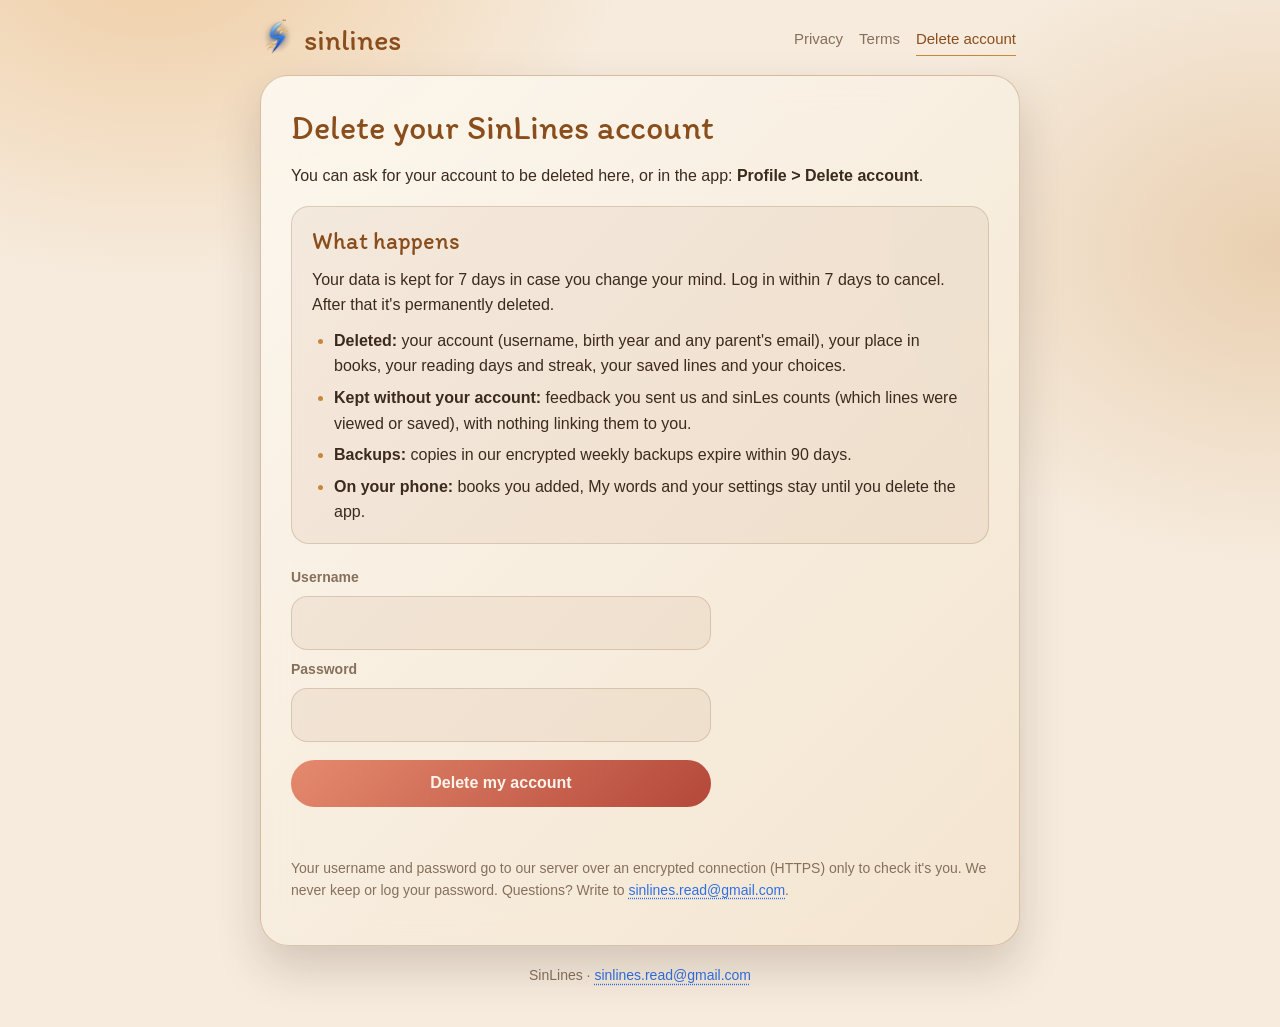
<file: delete-account.html>
<!doctype html>
<html lang="en">
<head>
  <meta charset="utf-8">
  <meta name="viewport" content="width=device-width, initial-scale=1">
  <title>Delete your account · SinLines</title>
  <meta name="description" content="Ask for your SinLines account and its data to be deleted.">
  <link rel="icon" href="favicon.png">
  <link rel="stylesheet" href="sinlines.css">
  <meta name="sinlines-delete-endpoint" content="https://urlhupulqodwwtcmhtns.supabase.co/functions/v1/bright-processor">
</head>
<body>
  <!-- Generated by scripts/build-legal.js from docs/legal. Don't edit it here. -->
  <header class="top">
    <a class="brand" href="index.html"><picture><source srcset="logo-tm.png" media="(prefers-color-scheme: dark)"><img class="brand-logo" src="logo-tm-ink.png" alt="" width="46" height="46"></picture><span>sinlines</span></a>
    <nav>
      <a href="privacy.html">Privacy</a>
      <a href="terms.html">Terms</a>
      <a href="delete-account.html" aria-current="page">Delete account</a>
    </nav>
  </header>
  <main class="sheet">
    <h1>Delete your SinLines account</h1>
    <p>You can ask for your account to be deleted here, or in the app: <strong>Profile &gt; Delete account</strong>.</p>
    <div class="box">
      <h2>What happens</h2>
      <p>Your data is kept for 7 days in case you change your mind. Log in within 7 days to cancel. After that it's permanently deleted.</p>
      <ul>
        <li><strong>Deleted:</strong> your account (username, birth year and any parent's email), your place in books, your reading days and streak, your saved lines and your choices.</li>
        <li><strong>Kept without your account:</strong> feedback you sent us and sinLes counts (which lines were viewed or saved), with nothing linking them to you.</li>
        <li><strong>Backups:</strong> copies in our encrypted weekly backups expire within 90 days.</li>
        <li><strong>On your phone:</strong> books you added, My words and your settings stay until you delete the app.</li>
      </ul>
    </div>
    <form id="delete-form" class="form" novalidate>
      <label for="username">Username</label>
      <input id="username" name="username" autocomplete="username" autocapitalize="none" spellcheck="false" maxlength="20" required>
      <label for="password">Password</label>
      <input id="password" name="password" type="password" autocomplete="current-password" maxlength="200" required>
      <button id="delete-button" class="danger" type="submit">Delete my account</button>
      <p id="delete-status" class="status" role="status" aria-live="polite"></p>
    </form>
    <p class="small">Your username and password go to our server over an encrypted connection (HTTPS) only to check it's you. We never keep or log your password. Questions? Write to <a href="mailto:sinlines.read@gmail.com">sinlines.read@gmail.com</a>.</p>
  </main>
  <footer class="bottom">SinLines · <a href="mailto:sinlines.read@gmail.com">sinlines.read@gmail.com</a></footer>
  <script>
    (function () {
      var form = document.getElementById('delete-form');
      var button = document.getElementById('delete-button');
      var status = document.getElementById('delete-status');
      var endpoint = document.querySelector('meta[name="sinlines-delete-endpoint"]').content;
      var show = function (text, good) {
        status.textContent = text;
        status.className = 'status ' + (good ? 'good' : 'bad');
      };
      if (endpoint.indexOf('PLACEHOLDER') >= 0) {
        show('This page is not connected to SinLines yet.', false);
        button.disabled = true;
        return;
      }
      form.addEventListener('submit', function (event) {
        event.preventDefault();
        var username = form.username.value.trim();
        var password = form.password.value;
        if (!/^[A-Za-z0-9]{3,20}$/.test(username)) return show('Usernames are 3–20 letters or numbers.', false);
        if (!password) return show('Enter your password.', false);
        button.disabled = true;
        button.textContent = 'One moment…';
        status.textContent = '';
        fetch(endpoint, {
          method: 'POST',
          headers: { 'Content-Type': 'application/json' },
          body: JSON.stringify({ username: username, password: password })
        })
          .then(function (res) {
            return res.json().catch(function () { return {}; }).then(function (body) { return { code: res.status, body: body }; });
          })
          .then(function (reply) {
            form.password.value = '';
            if (reply.code === 200 && reply.body.ok) {
              var day = new Date(reply.body.deleteAfter).toLocaleDateString(undefined, { day: 'numeric', month: 'long', year: 'numeric' });
              show('Done. Your account will be permanently deleted on ' + day + '. Changed your mind? Log in to the app before then.', true);
              form.reset();
            } else if (reply.code === 401) show('Wrong username or password.', false);
            else if (reply.code === 429) show('Too many tries. Wait a minute and try again.', false);
            else if (reply.code === 400) show('Check your username and password and try again.', false);
            else show('Something went wrong. Please try again later.', false);
          })
          .catch(function () { show("Can't reach SinLines. Check your connection and try again.", false); })
          .then(function () {
            button.disabled = false;
            button.textContent = 'Delete my account';
          });
      });
    })();
  </script>
</body>
</html>
</file>
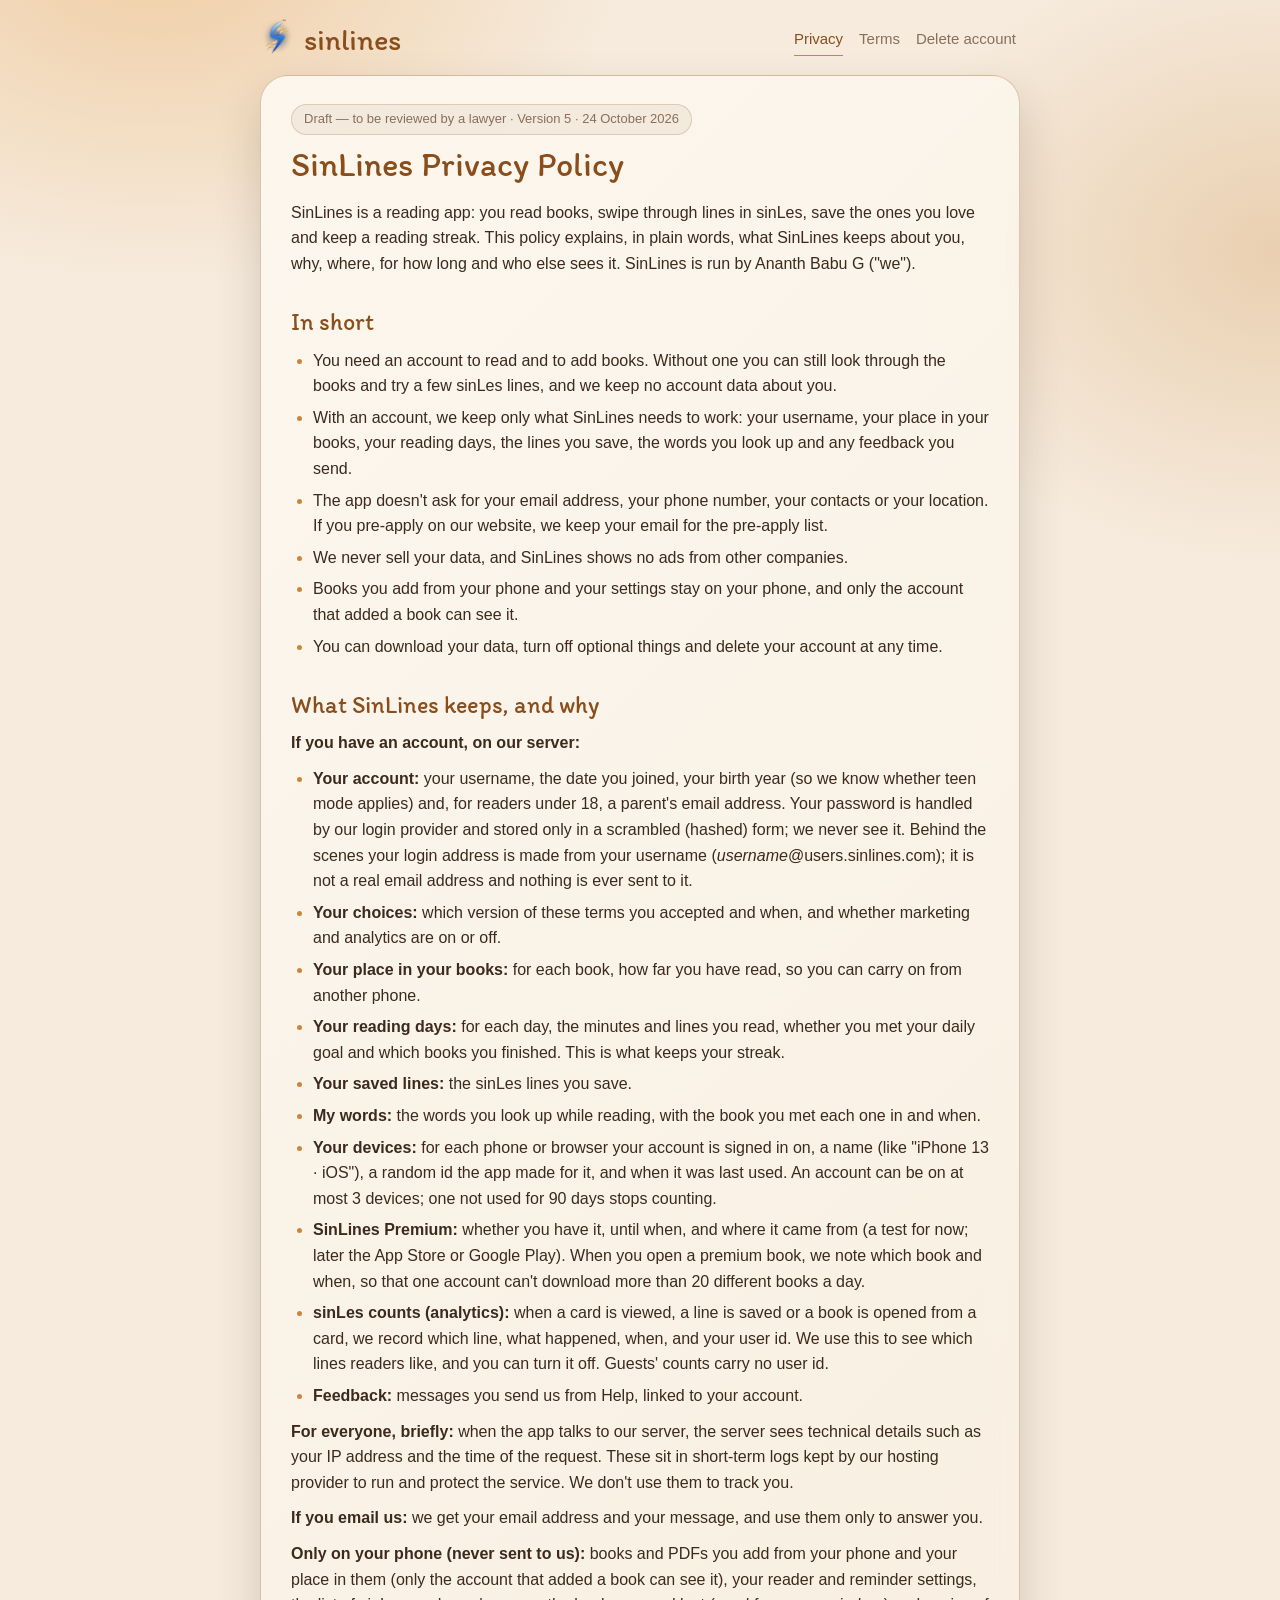
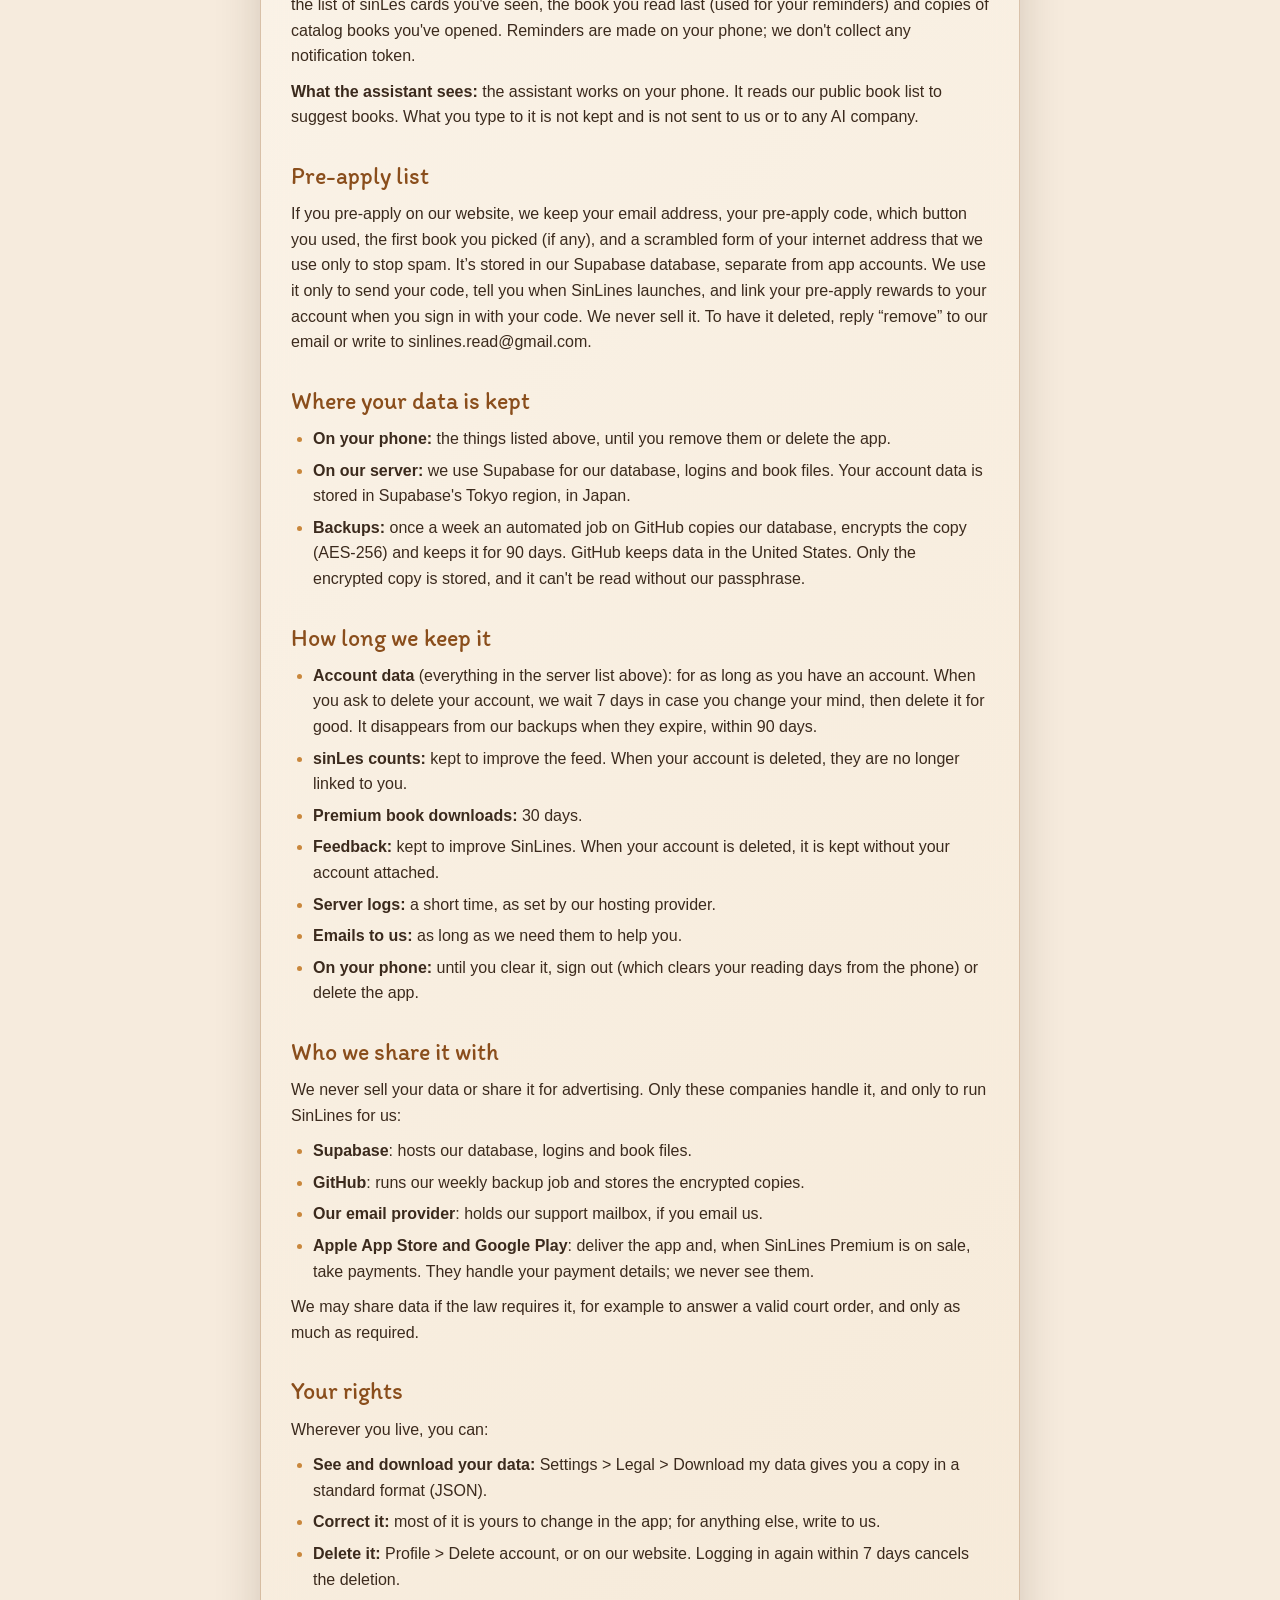
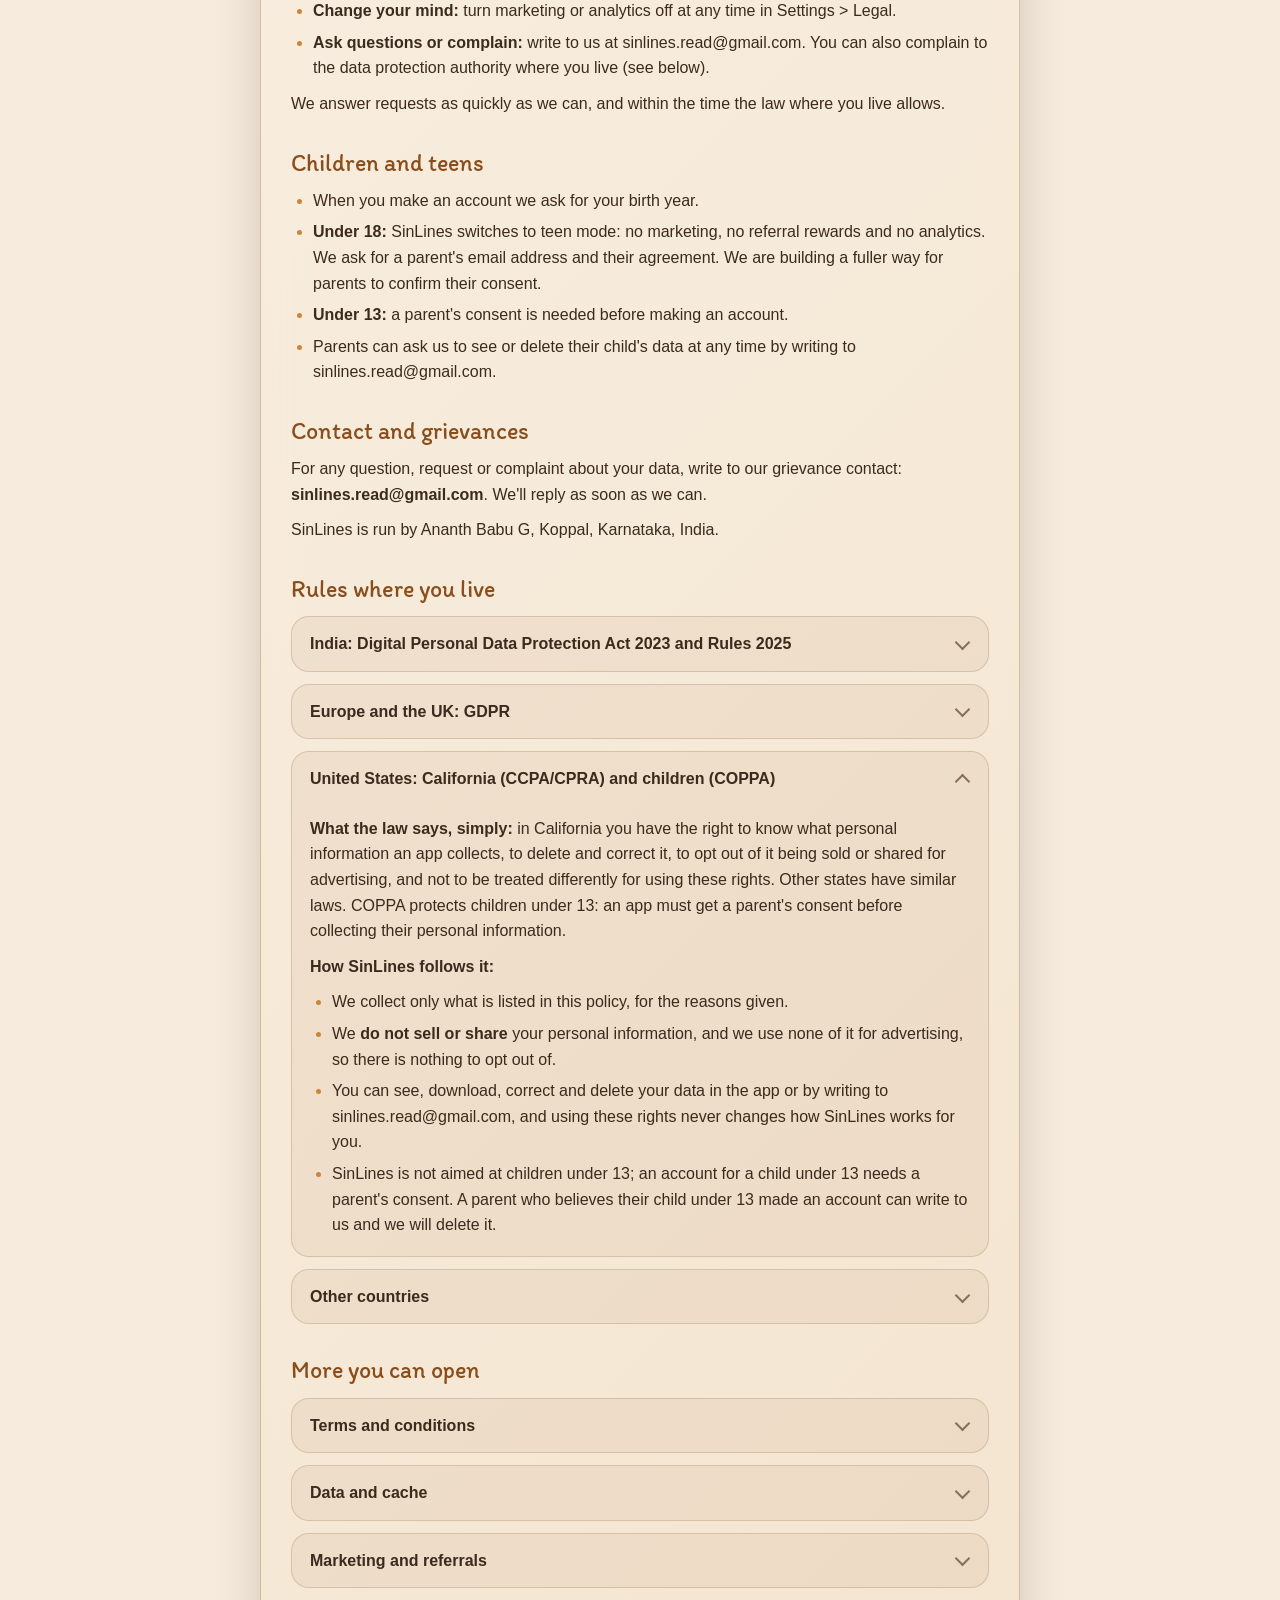
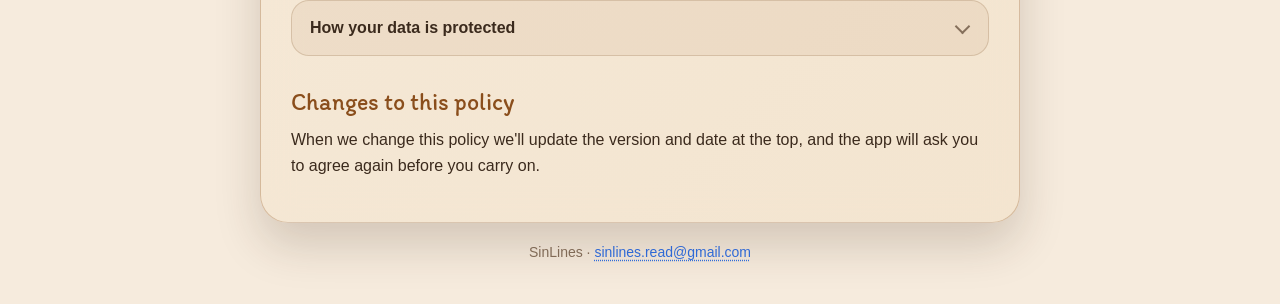
<file: privacy.html>
<!doctype html>
<html lang="en">
<head>
  <meta charset="utf-8">
  <meta name="viewport" content="width=device-width, initial-scale=1">
  <title>Privacy Policy · SinLines</title>
  <meta name="description" content="What SinLines keeps about you, why, where, for how long and who sees it, in plain words.">
  <link rel="icon" href="favicon.png">
  <link rel="stylesheet" href="sinlines.css">
</head>
<body>
  <!-- Generated by scripts/build-legal.js from docs/legal. Don't edit it here. -->
  <header class="top">
    <a class="brand" href="index.html"><picture><source srcset="logo-tm.png" media="(prefers-color-scheme: dark)"><img class="brand-logo" src="logo-tm-ink.png" alt="" width="46" height="46"></picture><span>sinlines</span></a>
    <nav>
      <a href="privacy.html" aria-current="page">Privacy</a>
      <a href="terms.html">Terms</a>
      <a href="delete-account.html">Delete account</a>
    </nav>
  </header>
  <main class="sheet">
    <p class="draft">Draft — to be reviewed by a lawyer · Version 5 · 24 October 2026</p>
    <h1>SinLines Privacy Policy</h1>
<p>SinLines is a reading app: you read books, swipe through lines in sinLes, save the ones you love and keep a reading streak. This policy explains, in plain words, what SinLines keeps about you, why, where, for how long and who else sees it. SinLines is run by Ananth Babu G (&quot;we&quot;).</p>
<h2 id="in-short">In short</h2>
<ul>
<li>You need an account to read and to add books. Without one you can still look through the books and try a few sinLes lines, and we keep no account data about you.</li>
<li>With an account, we keep only what SinLines needs to work: your username, your place in your books, your reading days, the lines you save, the words you look up and any feedback you send.</li>
<li>The app doesn't ask for your email address, your phone number, your contacts or your location. If you pre-apply on our website, we keep your email for the pre-apply list.</li>
<li>We never sell your data, and SinLines shows no ads from other companies.</li>
<li>Books you add from your phone and your settings stay on your phone, and only the account that added a book can see it.</li>
<li>You can download your data, turn off optional things and delete your account at any time.</li>
</ul>
<h2 id="what-sinlines-keeps-and-why">What SinLines keeps, and why</h2>
<p><strong>If you have an account, on our server:</strong></p>
<ul>
<li><strong>Your account:</strong> your username, the date you joined, your birth year (so we know whether teen mode applies) and, for readers under 18, a parent's email address. Your password is handled by our login provider and stored only in a scrambled (hashed) form; we never see it. Behind the scenes your login address is made from your username (<em>username</em>@users.sinlines.com); it is not a real email address and nothing is ever sent to it.</li>
<li><strong>Your choices:</strong> which version of these terms you accepted and when, and whether marketing and analytics are on or off.</li>
<li><strong>Your place in your books:</strong> for each book, how far you have read, so you can carry on from another phone.</li>
<li><strong>Your reading days:</strong> for each day, the minutes and lines you read, whether you met your daily goal and which books you finished. This is what keeps your streak.</li>
<li><strong>Your saved lines:</strong> the sinLes lines you save.</li>
<li><strong>My words:</strong> the words you look up while reading, with the book you met each one in and when.</li>
<li><strong>Your devices:</strong> for each phone or browser your account is signed in on, a name (like &quot;iPhone 13 · iOS&quot;), a random id the app made for it, and when it was last used. An account can be on at most 3 devices; one not used for 90 days stops counting.</li>
<li><strong>SinLines Premium:</strong> whether you have it, until when, and where it came from (a test for now; later the App Store or Google Play). When you open a premium book, we note which book and when, so that one account can't download more than 20 different books a day.</li>
<li><strong>sinLes counts (analytics):</strong> when a card is viewed, a line is saved or a book is opened from a card, we record which line, what happened, when, and your user id. We use this to see which lines readers like, and you can turn it off. Guests' counts carry no user id.</li>
<li><strong>Feedback:</strong> messages you send us from Help, linked to your account.</li>
</ul>
<p><strong>For everyone, briefly:</strong> when the app talks to our server, the server sees technical details such as your IP address and the time of the request. These sit in short-term logs kept by our hosting provider to run and protect the service. We don't use them to track you.</p>
<p><strong>If you email us:</strong> we get your email address and your message, and use them only to answer you.</p>
<p><strong>Only on your phone (never sent to us):</strong> books and PDFs you add from your phone and your place in them (only the account that added a book can see it), your reader and reminder settings, the list of sinLes cards you've seen, the book you read last (used for your reminders) and copies of catalog books you've opened. Reminders are made on your phone; we don't collect any notification token.</p>
<p><strong>What the assistant sees:</strong> the assistant works on your phone. It reads our public book list to suggest books. What you type to it is not kept and is not sent to us or to any AI company.</p>
<h2 id="pre-apply-list">Pre-apply list</h2>
<p>If you pre-apply on our website, we keep your email address, your pre-apply code, which button you used, the first book you picked (if any), and a scrambled form of your internet address that we use only to stop spam. It’s stored in our Supabase database, separate from app accounts. We use it only to send your code, tell you when SinLines launches, and link your pre-apply rewards to your account when you sign in with your code. We never sell it. To have it deleted, reply “remove” to our email or write to sinlines.read@gmail.com.</p>
<h2 id="where-your-data-is-kept">Where your data is kept</h2>
<ul>
<li><strong>On your phone:</strong> the things listed above, until you remove them or delete the app.</li>
<li><strong>On our server:</strong> we use Supabase for our database, logins and book files. Your account data is stored in Supabase's Tokyo region, in Japan.</li>
<li><strong>Backups:</strong> once a week an automated job on GitHub copies our database, encrypts the copy (AES-256) and keeps it for 90 days. GitHub keeps data in the United States. Only the encrypted copy is stored, and it can't be read without our passphrase.</li>
</ul>
<h2 id="how-long-we-keep-it">How long we keep it</h2>
<ul>
<li><strong>Account data</strong> (everything in the server list above): for as long as you have an account. When you ask to delete your account, we wait 7 days in case you change your mind, then delete it for good. It disappears from our backups when they expire, within 90 days.</li>
<li><strong>sinLes counts:</strong> kept to improve the feed. When your account is deleted, they are no longer linked to you.</li>
<li><strong>Premium book downloads:</strong> 30 days.</li>
<li><strong>Feedback:</strong> kept to improve SinLines. When your account is deleted, it is kept without your account attached.</li>
<li><strong>Server logs:</strong> a short time, as set by our hosting provider.</li>
<li><strong>Emails to us:</strong> as long as we need them to help you.</li>
<li><strong>On your phone:</strong> until you clear it, sign out (which clears your reading days from the phone) or delete the app.</li>
</ul>
<h2 id="who-we-share-it-with">Who we share it with</h2>
<p>We never sell your data or share it for advertising. Only these companies handle it, and only to run SinLines for us:</p>
<ul>
<li><strong>Supabase</strong>: hosts our database, logins and book files.</li>
<li><strong>GitHub</strong>: runs our weekly backup job and stores the encrypted copies.</li>
<li><strong>Our email provider</strong>: holds our support mailbox, if you email us.</li>
<li><strong>Apple App Store and Google Play</strong>: deliver the app and, when SinLines Premium is on sale, take payments. They handle your payment details; we never see them.</li>
</ul>
<p>We may share data if the law requires it, for example to answer a valid court order, and only as much as required.</p>
<h2 id="your-rights">Your rights</h2>
<p>Wherever you live, you can:</p>
<ul>
<li><strong>See and download your data:</strong> Settings &gt; Legal &gt; Download my data gives you a copy in a standard format (JSON).</li>
<li><strong>Correct it:</strong> most of it is yours to change in the app; for anything else, write to us.</li>
<li><strong>Delete it:</strong> Profile &gt; Delete account, or on our website. Logging in again within 7 days cancels the deletion.</li>
<li><strong>Change your mind:</strong> turn marketing or analytics off at any time in Settings &gt; Legal.</li>
<li><strong>Ask questions or complain:</strong> write to us at sinlines.read@gmail.com. You can also complain to the data protection authority where you live (see below).</li>
</ul>
<p>We answer requests as quickly as we can, and within the time the law where you live allows.</p>
<h2 id="children-and-teens">Children and teens</h2>
<ul>
<li>When you make an account we ask for your birth year.</li>
<li><strong>Under 18:</strong> SinLines switches to teen mode: no marketing, no referral rewards and no analytics. We ask for a parent's email address and their agreement. We are building a fuller way for parents to confirm their consent.</li>
<li><strong>Under 13:</strong> a parent's consent is needed before making an account.</li>
<li>Parents can ask us to see or delete their child's data at any time by writing to sinlines.read@gmail.com.</li>
</ul>
<h2 id="contact-and-grievances">Contact and grievances</h2>
<p>For any question, request or complaint about your data, write to our grievance contact: <strong>sinlines.read@gmail.com</strong>. We'll reply as soon as we can.</p>
<p>SinLines is run by Ananth Babu G, Koppal, Karnataka, India.</p>
<h2 id="rules-where-you-live">Rules where you live</h2>
<details data-region="india">
<summary>India: Digital Personal Data Protection Act 2023 and Rules 2025</summary>
<div class="details-body">
<p><strong>What the law says, simply:</strong> an app must tell you clearly what it collects and why, use your data only for that purpose with your consent (or for a few lawful uses), keep it safe, delete it when it is no longer needed and tell you and the Data Protection Board of India about any data breach. You have the right to information about your data, to correct and erase it, to have your complaints handled and to name someone to act for you if you can't. Children are people under 18: their data needs a parent's verifiable consent, and they must not be tracked or targeted with ads. The Rules 2025 set out how this works in practice; most of their duties apply from May 2027.</p>
<p><strong>How SinLines follows it:</strong></p>
<ul>
<li>This policy is our notice, in plain language, with each thing we keep and why.</li>
<li>We ask you to accept it before you use SinLines, and you can withdraw optional consents (marketing, analytics) at any time in Settings &gt; Legal.</li>
<li>We keep only what SinLines needs and delete accounts 7 days after you ask.</li>
<li>Your account data is stored in Japan (Supabase's Tokyo region) and our encrypted backups in the United States. The Act allows this; if the Government of India ever restricts a country, we will follow that.</li>
<li>Your data is protected as described in &quot;How your data is protected&quot;.</li>
<li>You can see, download, correct and delete your data in the app, or write to sinlines.read@gmail.com. You can also name a person to act for you by writing to us.</li>
<li>Readers under 18 get teen mode: no tracking for analytics, no marketing and no targeted ads (SinLines has no ads at all). We ask for a parent's consent and are building a fuller way to verify it before the Rules require it.</li>
<li>If a breach puts your data at risk, we will tell you and the Data Protection Board as the law requires.</li>
<li>If you are unhappy with our answer, you can complain to the Data Protection Board of India.</li>
</ul>
</div>
</details>
<details data-region="europe">
<summary>Europe and the UK: GDPR</summary>
<div class="details-body">
<p><strong>What the law says, simply:</strong> an app needs a lawful reason to use your data, must collect only what it needs and must keep it safe. You have the right to access, correct, delete, restrict and take away (port) your data, to object to some uses and to withdraw consent at any time. Children below their country's age of digital consent (between 13 and 16; 13 in the UK) need a parent's consent where an app relies on consent.</p>
<p><strong>How SinLines follows it:</strong></p>
<ul>
<li><strong>Our reasons:</strong> running your account, sync and streaks is needed to provide SinLines to you (contract). sinLes counts and security logs rely on our legitimate interest in improving and protecting SinLines, and you can turn analytics off. Marketing is only with your consent.</li>
<li><strong>Your rights:</strong> download your data (Settings &gt; Legal), correct it, delete your account, turn optional uses off, or write to sinlines.read@gmail.com for anything else, including restriction and objection.</li>
<li><strong>Transfers:</strong> your data is stored in Supabase's Tokyo region, in Japan, and our encrypted backups with GitHub in the United States. Where data leaves the EU or UK, our providers use the safeguards the law requires, such as Standard Contractual Clauses.</li>
<li><strong>Children:</strong> under-18s get teen mode, and accounts for children under the age your country sets need a parent's consent.</li>
<li><strong>Complaints:</strong> you can complain to the data protection authority in your country, or the ICO in the UK.</li>
</ul>
</div>
</details>
<details data-region="usa">
<summary>United States: California (CCPA/CPRA) and children (COPPA)</summary>
<div class="details-body">
<p><strong>What the law says, simply:</strong> in California you have the right to know what personal information an app collects, to delete and correct it, to opt out of it being sold or shared for advertising, and not to be treated differently for using these rights. Other states have similar laws. COPPA protects children under 13: an app must get a parent's consent before collecting their personal information.</p>
<p><strong>How SinLines follows it:</strong></p>
<ul>
<li>We collect only what is listed in this policy, for the reasons given.</li>
<li>We <strong>do not sell or share</strong> your personal information, and we use none of it for advertising, so there is nothing to opt out of.</li>
<li>You can see, download, correct and delete your data in the app or by writing to sinlines.read@gmail.com, and using these rights never changes how SinLines works for you.</li>
<li>SinLines is not aimed at children under 13; an account for a child under 13 needs a parent's consent. A parent who believes their child under 13 made an account can write to us and we will delete it.</li>
</ul>
</div>
</details>
<details data-region="other">
<summary>Other countries</summary>
<div class="details-body">
<p><strong>What the law says, simply:</strong> many countries have privacy laws that work much like the ones above: tell people what you collect, use it fairly, keep it safe and let them see and delete it.</p>
<p><strong>How SinLines follows it:</strong> we give everyone, wherever they live, the same protections and rights described in this policy. If your local law gives you more, write to sinlines.read@gmail.com and we will honour it.</p>
</div>
</details>
<h2 id="more-you-can-open">More you can open</h2>
<details>
<summary>Terms and conditions</summary>
<div class="details-body">
<p>The rules for using SinLines: your account, SinLines Premium and subscriptions (they renew automatically until you cancel them through the App Store or Google Play), what you may and may not do, who owns what (most of our books are in the public domain) and the limits of our responsibility. Read the full <a href="terms.html">Terms and conditions</a>.</p>
</div>
</details>
<details>
<summary>Data and cache</summary>
<div class="details-body">
<p><strong>On your phone:</strong> books and PDFs you add (seen only by the account that added them), your place in them, a copy of My words for each account, your settings, your reminders, the sinLes cards you've seen, your reading days (a copy), copies of catalog books you've opened (the cache, so books open faster and work offline) and the random id of this device. Your login is kept in the phone's secure storage (the Keychain on iPhone, the Keystore on Android). In a web browser it is kept in the browser's own storage.</p>
<p><strong>On our server:</strong> your account, your place in catalog books, your reading days, your saved lines, My words, sinLes counts and feedback (see &quot;What SinLines keeps&quot;).</p>
<p><strong>To clear things on your phone:</strong></p>
<ul>
<li>Remove a book you added: Browse &gt; My uploads, then press and hold the book.</li>
<li>Remove a looked-up word: Menu &gt; My words, then tap × next to it.</li>
<li>Sign out: Menu &gt; Log out. This removes your login and your reading days from the phone; they stay safe in your account.</li>
<li>Clear the cache (the copies of catalog books): on Android, Settings &gt; Apps &gt; SinLines &gt; Storage &gt; Clear cache. iPhone has no clear-cache button for single apps; it clears the cache by itself when it runs low on space.</li>
<li>Remove everything SinLines keeps on the phone: delete the app. On Android you can also use Settings &gt; Apps &gt; SinLines &gt; Storage &gt; Clear storage.</li>
</ul>
<p>Clearing your phone doesn't delete your account. To delete what is on our server, use Profile &gt; Delete account.</p>
</div>
</details>
<details>
<summary>Marketing and referrals</summary>
<div class="details-body">
<ul>
<li><strong>Marketing is off unless you turn it on</strong> (Settings &gt; Legal &gt; Marketing). If you turn it on, we may tell you about new books and features inside the app or with a notification. Turn it off at any time.</li>
<li><strong>Referrals:</strong> you can share SinLines with friends by sending a link from your phone's share menu. You choose who gets it. We never upload, read or keep your contacts or address book.</li>
<li>We never sell your data and SinLines shows no ads from other companies.</li>
<li><strong>Teens (under 18):</strong> no marketing and no referral rewards.</li>
</ul>
</div>
</details>
<details>
<summary>How your data is protected</summary>
<div class="details-body">
<ul>
<li><strong>On the way:</strong> everything the app sends to or receives from our server travels over HTTPS (TLS), so others on the network can't read it.</li>
<li><strong>On our server:</strong> our provider, Supabase, encrypts the stored data (encryption at rest).</li>
<li><strong>Passwords:</strong> handled by Supabase's login service and stored only in a hashed form. We can't see your password.</li>
<li><strong>Only you see your data:</strong> our database checks every request (row-level security), so a signed-in reader can only read and change their own account's data, and guests can't read any of it.</li>
<li><strong>Premium books:</strong> only our server hands them out, after checking your premium, your device and the daily limit, as a link that works for 60 seconds.</li>
<li><strong>On your phone:</strong> your login is kept in the phone's secure storage (the Keychain on iPhone, the Keystore on Android).</li>
<li><strong>Backups:</strong> encrypted (AES-256) before they are stored, and kept for 90 days.</li>
<li><strong>Keys:</strong> the master key to our database is never put in the app. It is kept only by us.</li>
</ul>
<p>No system is perfectly secure. If something goes wrong and your data is at risk, we will tell you and the authorities as the law requires.</p>
</div>
</details>
<h2 id="changes-to-this-policy">Changes to this policy</h2>
<p>When we change this policy we'll update the version and date at the top, and the app will ask you to agree again before you carry on.</p>

  </main>
  <footer class="bottom">SinLines · <a href="mailto:sinlines.read@gmail.com">sinlines.read@gmail.com</a></footer>
  <script>
    (function () {
      var rules = [{"region":"india","zones":["Asia/Kolkata","Asia/Calcutta"],"zonePrefixes":[],"countries":["IN"]},{"region":"europe","zones":["Atlantic/Reykjavik","Atlantic/Canary","Atlantic/Madeira","Atlantic/Azores","Atlantic/Faroe"],"zonePrefixes":["Europe/"],"countries":["AT","BE","BG","HR","CY","CZ","DK","EE","FI","FR","DE","GR","HU","IE","IT","LV","LT","LU","MT","NL","PL","PT","RO","SK","SI","ES","SE","IS","LI","NO","GB"]},{"region":"usa","zones":["America/New_York","America/Detroit","America/Kentucky/Louisville","America/Kentucky/Monticello","America/Louisville","America/Indiana/Indianapolis","America/Indianapolis","America/Fort_Wayne","America/Indiana/Vincennes","America/Indiana/Winamac","America/Indiana/Marengo","America/Indiana/Petersburg","America/Indiana/Vevay","America/Indiana/Tell_City","America/Indiana/Knox","America/Chicago","America/Menominee","America/North_Dakota/Center","America/North_Dakota/New_Salem","America/North_Dakota/Beulah","America/Denver","America/Boise","America/Phoenix","America/Los_Angeles","America/Anchorage","America/Juneau","America/Sitka","America/Metlakatla","America/Yakutat","America/Nome","America/Adak","Pacific/Honolulu"],"zonePrefixes":["US/"],"countries":["US"]}];
      var zone = '', locale = '';
      try { var o = Intl.DateTimeFormat().resolvedOptions(); zone = o.timeZone || ''; locale = o.locale || navigator.language || ''; } catch (e) {}
      var region = 'other';
      var byZone = rules.filter(function (r) { return r.zones.indexOf(zone) >= 0 || r.zonePrefixes.some(function (p) { return zone.indexOf(p) === 0; }); })[0];
      var country = (/[-_]([A-Za-z]{2})(?:[-_]|$)/.exec(locale) || [])[1];
      var byCountry = country && rules.filter(function (r) { return r.countries.indexOf(country.toUpperCase()) >= 0; })[0];
      if (byZone) region = byZone.region; else if (byCountry) region = byCountry.region;
      var mine = document.querySelector('details[data-region="' + region + '"]');
      if (mine) mine.open = true;
    })();
  </script>
</body>
</html>
</file>
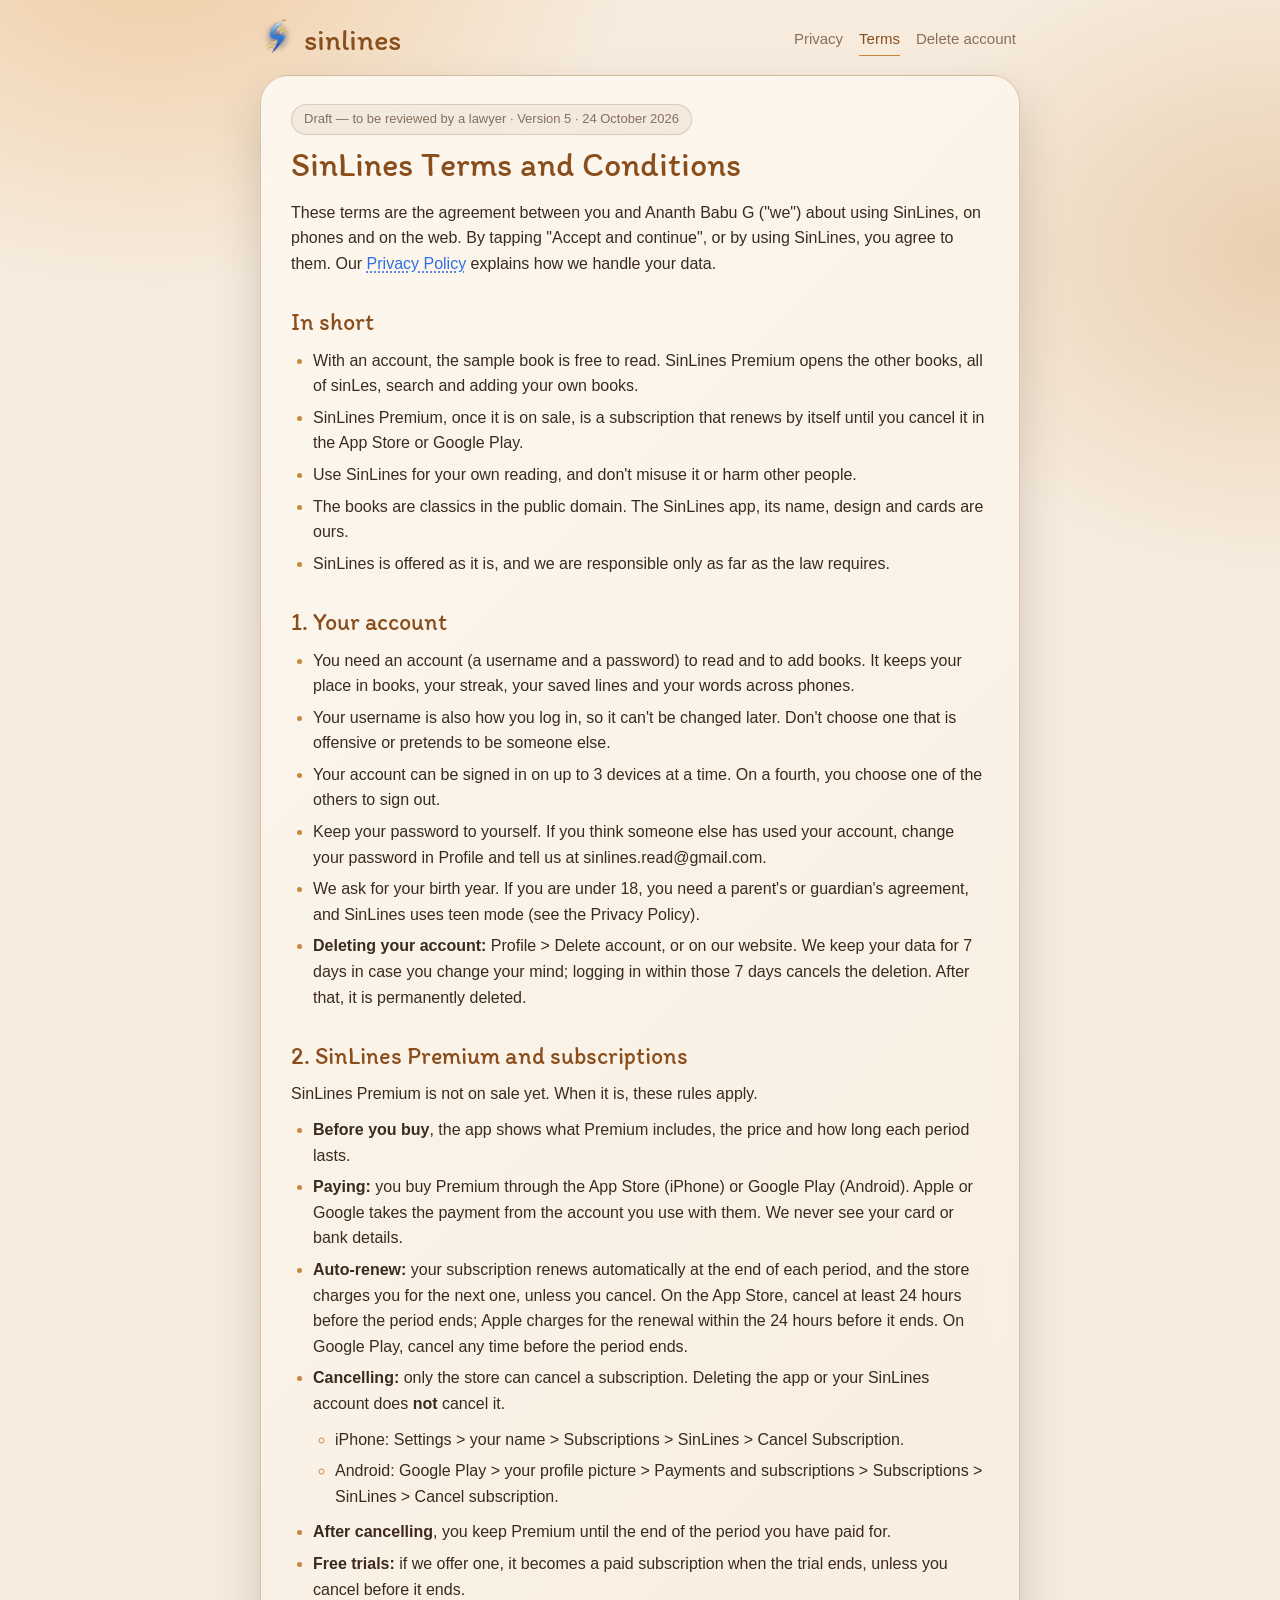
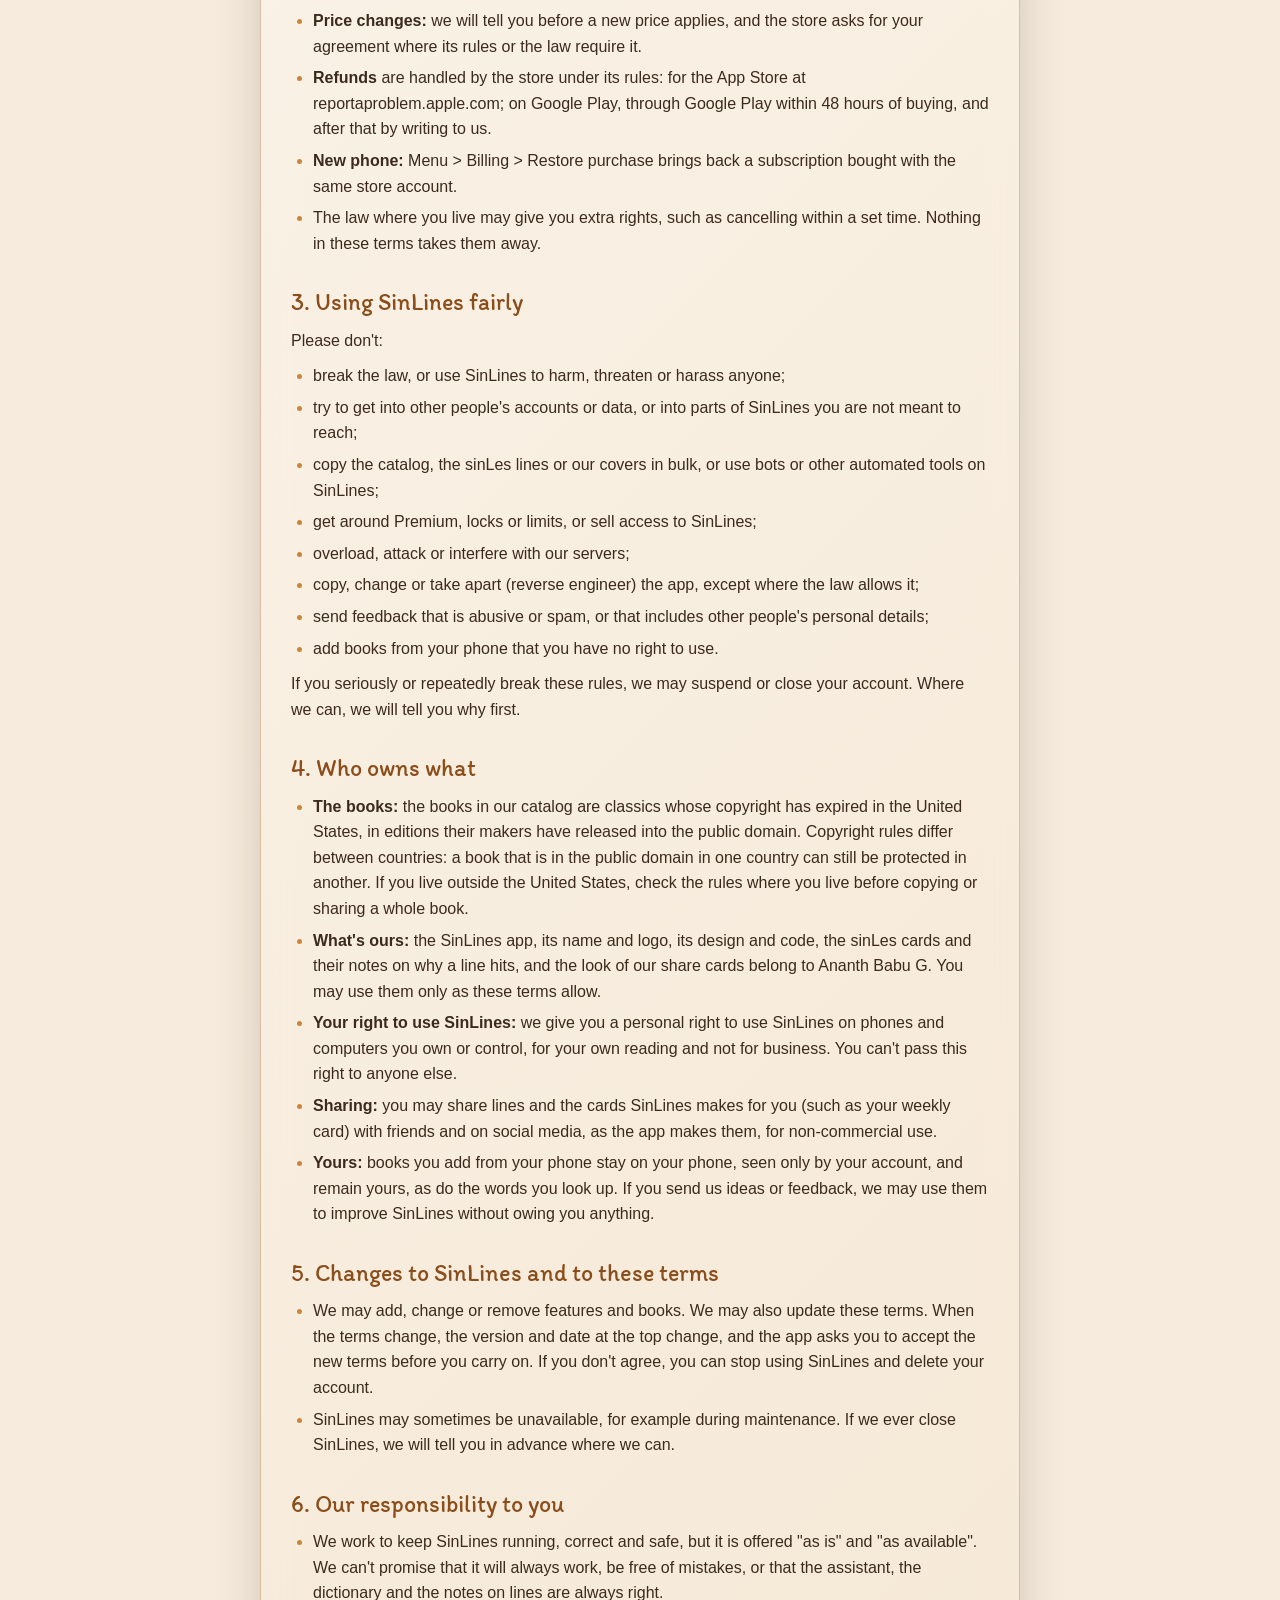
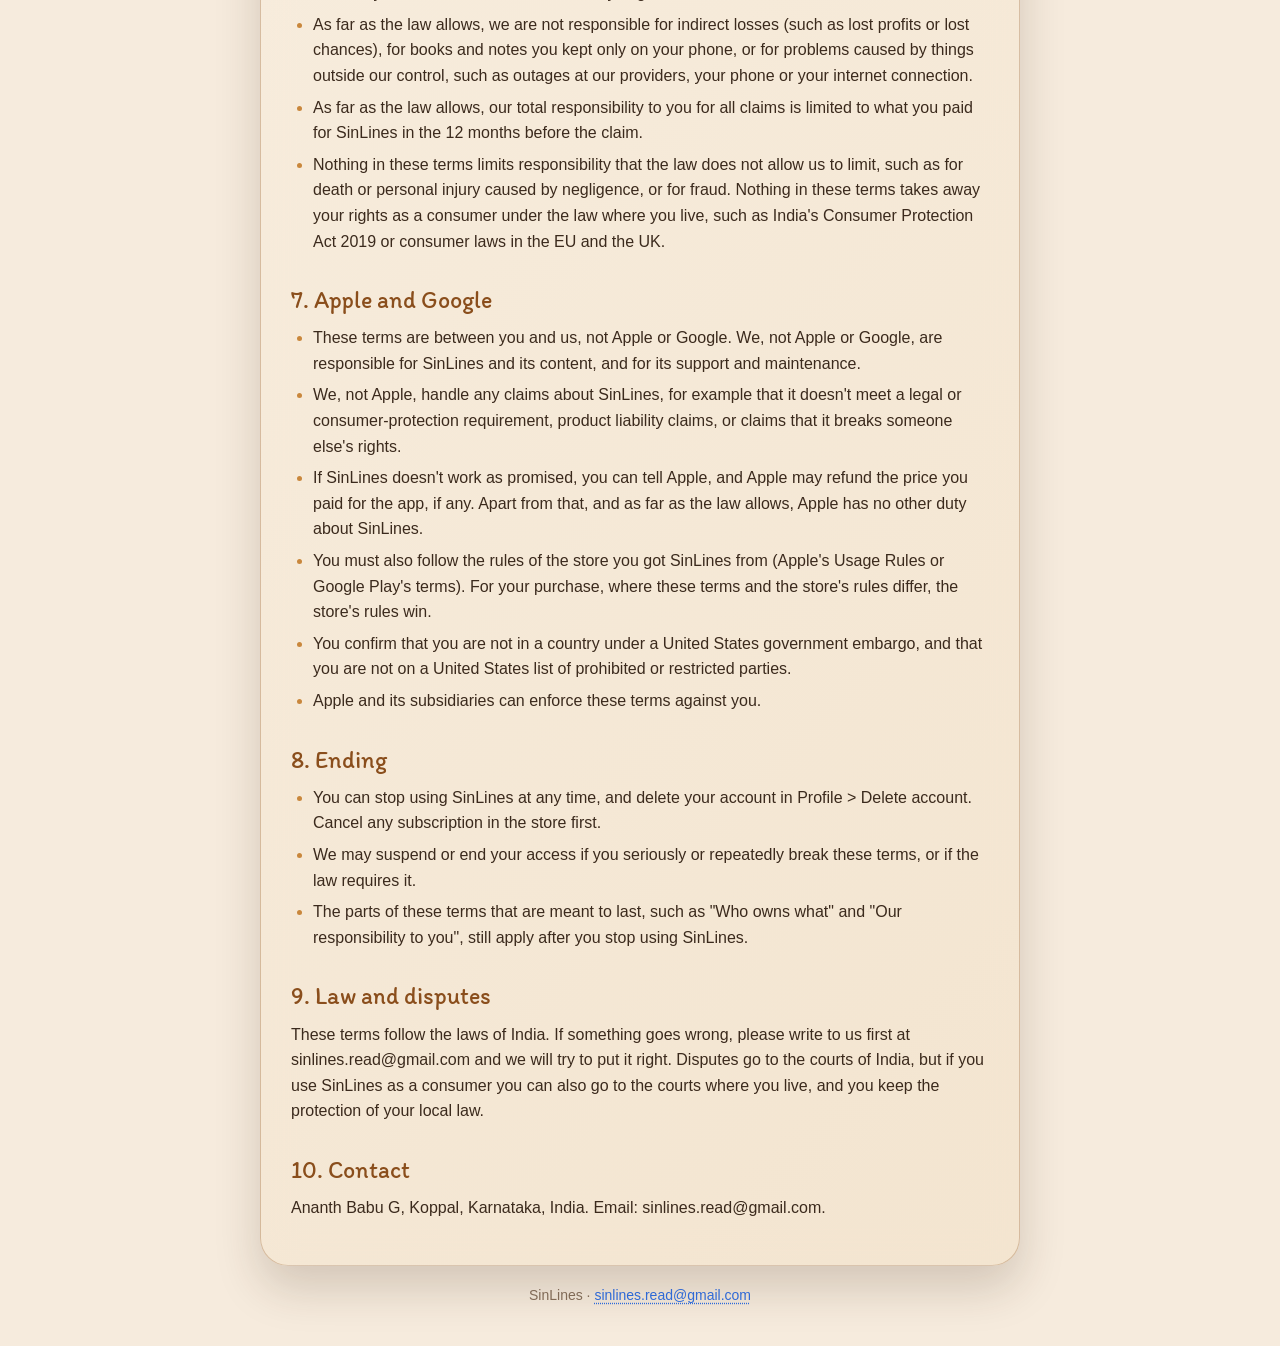
<file: terms.html>
<!doctype html>
<html lang="en">
<head>
  <meta charset="utf-8">
  <meta name="viewport" content="width=device-width, initial-scale=1">
  <title>Terms and Conditions · SinLines</title>
  <meta name="description" content="The terms for using SinLines: accounts, subscriptions, fair use, who owns what and liability.">
  <link rel="icon" href="favicon.png">
  <link rel="stylesheet" href="sinlines.css">
</head>
<body>
  <!-- Generated by scripts/build-legal.js from docs/legal. Don't edit it here. -->
  <header class="top">
    <a class="brand" href="index.html"><picture><source srcset="logo-tm.png" media="(prefers-color-scheme: dark)"><img class="brand-logo" src="logo-tm-ink.png" alt="" width="46" height="46"></picture><span>sinlines</span></a>
    <nav>
      <a href="privacy.html">Privacy</a>
      <a href="terms.html" aria-current="page">Terms</a>
      <a href="delete-account.html">Delete account</a>
    </nav>
  </header>
  <main class="sheet">
    <p class="draft">Draft — to be reviewed by a lawyer · Version 5 · 24 October 2026</p>
    <h1>SinLines Terms and Conditions</h1>
<p>These terms are the agreement between you and Ananth Babu G (&quot;we&quot;) about using SinLines, on phones and on the web. By tapping &quot;Accept and continue&quot;, or by using SinLines, you agree to them. Our <a href="privacy.html">Privacy Policy</a> explains how we handle your data.</p>
<h2 id="in-short">In short</h2>
<ul>
<li>With an account, the sample book is free to read. SinLines Premium opens the other books, all of sinLes, search and adding your own books.</li>
<li>SinLines Premium, once it is on sale, is a subscription that renews by itself until you cancel it in the App Store or Google Play.</li>
<li>Use SinLines for your own reading, and don't misuse it or harm other people.</li>
<li>The books are classics in the public domain. The SinLines app, its name, design and cards are ours.</li>
<li>SinLines is offered as it is, and we are responsible only as far as the law requires.</li>
</ul>
<h2 id="1-your-account">1. Your account</h2>
<ul>
<li>You need an account (a username and a password) to read and to add books. It keeps your place in books, your streak, your saved lines and your words across phones.</li>
<li>Your username is also how you log in, so it can't be changed later. Don't choose one that is offensive or pretends to be someone else.</li>
<li>Your account can be signed in on up to 3 devices at a time. On a fourth, you choose one of the others to sign out.</li>
<li>Keep your password to yourself. If you think someone else has used your account, change your password in Profile and tell us at sinlines.read@gmail.com.</li>
<li>We ask for your birth year. If you are under 18, you need a parent's or guardian's agreement, and SinLines uses teen mode (see the Privacy Policy).</li>
<li><strong>Deleting your account:</strong> Profile &gt; Delete account, or on our website. We keep your data for 7 days in case you change your mind; logging in within those 7 days cancels the deletion. After that, it is permanently deleted.</li>
</ul>
<h2 id="2-sinlines-premium-and-subscriptions">2. SinLines Premium and subscriptions</h2>
<p>SinLines Premium is not on sale yet. When it is, these rules apply.</p>
<ul>
<li><strong>Before you buy</strong>, the app shows what Premium includes, the price and how long each period lasts.</li>
<li><strong>Paying:</strong> you buy Premium through the App Store (iPhone) or Google Play (Android). Apple or Google takes the payment from the account you use with them. We never see your card or bank details.</li>
<li><strong>Auto-renew:</strong> your subscription renews automatically at the end of each period, and the store charges you for the next one, unless you cancel. On the App Store, cancel at least 24 hours before the period ends; Apple charges for the renewal within the 24 hours before it ends. On Google Play, cancel any time before the period ends.</li>
<li><strong>Cancelling:</strong> only the store can cancel a subscription. Deleting the app or your SinLines account does <strong>not</strong> cancel it.
<ul><li>iPhone: Settings &gt; your name &gt; Subscriptions &gt; SinLines &gt; Cancel Subscription.</li><li>Android: Google Play &gt; your profile picture &gt; Payments and subscriptions &gt; Subscriptions &gt; SinLines &gt; Cancel subscription.</li></ul>
</li>
<li><strong>After cancelling</strong>, you keep Premium until the end of the period you have paid for.</li>
<li><strong>Free trials:</strong> if we offer one, it becomes a paid subscription when the trial ends, unless you cancel before it ends.</li>
<li><strong>Price changes:</strong> we will tell you before a new price applies, and the store asks for your agreement where its rules or the law require it.</li>
<li><strong>Refunds</strong> are handled by the store under its rules: for the App Store at reportaproblem.apple.com; on Google Play, through Google Play within 48 hours of buying, and after that by writing to us.</li>
<li><strong>New phone:</strong> Menu &gt; Billing &gt; Restore purchase brings back a subscription bought with the same store account.</li>
<li>The law where you live may give you extra rights, such as cancelling within a set time. Nothing in these terms takes them away.</li>
</ul>
<h2 id="3-using-sinlines-fairly">3. Using SinLines fairly</h2>
<p>Please don't:</p>
<ul>
<li>break the law, or use SinLines to harm, threaten or harass anyone;</li>
<li>try to get into other people's accounts or data, or into parts of SinLines you are not meant to reach;</li>
<li>copy the catalog, the sinLes lines or our covers in bulk, or use bots or other automated tools on SinLines;</li>
<li>get around Premium, locks or limits, or sell access to SinLines;</li>
<li>overload, attack or interfere with our servers;</li>
<li>copy, change or take apart (reverse engineer) the app, except where the law allows it;</li>
<li>send feedback that is abusive or spam, or that includes other people's personal details;</li>
<li>add books from your phone that you have no right to use.</li>
</ul>
<p>If you seriously or repeatedly break these rules, we may suspend or close your account. Where we can, we will tell you why first.</p>
<h2 id="4-who-owns-what">4. Who owns what</h2>
<ul>
<li><strong>The books:</strong> the books in our catalog are classics whose copyright has expired in the United States, in editions their makers have released into the public domain. Copyright rules differ between countries: a book that is in the public domain in one country can still be protected in another. If you live outside the United States, check the rules where you live before copying or sharing a whole book.</li>
<li><strong>What's ours:</strong> the SinLines app, its name and logo, its design and code, the sinLes cards and their notes on why a line hits, and the look of our share cards belong to Ananth Babu G. You may use them only as these terms allow.</li>
<li><strong>Your right to use SinLines:</strong> we give you a personal right to use SinLines on phones and computers you own or control, for your own reading and not for business. You can't pass this right to anyone else.</li>
<li><strong>Sharing:</strong> you may share lines and the cards SinLines makes for you (such as your weekly card) with friends and on social media, as the app makes them, for non-commercial use.</li>
<li><strong>Yours:</strong> books you add from your phone stay on your phone, seen only by your account, and remain yours, as do the words you look up. If you send us ideas or feedback, we may use them to improve SinLines without owing you anything.</li>
</ul>
<h2 id="5-changes-to-sinlines-and-to-these-terms">5. Changes to SinLines and to these terms</h2>
<ul>
<li>We may add, change or remove features and books. We may also update these terms. When the terms change, the version and date at the top change, and the app asks you to accept the new terms before you carry on. If you don't agree, you can stop using SinLines and delete your account.</li>
<li>SinLines may sometimes be unavailable, for example during maintenance. If we ever close SinLines, we will tell you in advance where we can.</li>
</ul>
<h2 id="6-our-responsibility-to-you">6. Our responsibility to you</h2>
<ul>
<li>We work to keep SinLines running, correct and safe, but it is offered &quot;as is&quot; and &quot;as available&quot;. We can't promise that it will always work, be free of mistakes, or that the assistant, the dictionary and the notes on lines are always right.</li>
<li>As far as the law allows, we are not responsible for indirect losses (such as lost profits or lost chances), for books and notes you kept only on your phone, or for problems caused by things outside our control, such as outages at our providers, your phone or your internet connection.</li>
<li>As far as the law allows, our total responsibility to you for all claims is limited to what you paid for SinLines in the 12 months before the claim.</li>
<li>Nothing in these terms limits responsibility that the law does not allow us to limit, such as for death or personal injury caused by negligence, or for fraud. Nothing in these terms takes away your rights as a consumer under the law where you live, such as India's Consumer Protection Act 2019 or consumer laws in the EU and the UK.</li>
</ul>
<h2 id="7-apple-and-google">7. Apple and Google</h2>
<ul>
<li>These terms are between you and us, not Apple or Google. We, not Apple or Google, are responsible for SinLines and its content, and for its support and maintenance.</li>
<li>We, not Apple, handle any claims about SinLines, for example that it doesn't meet a legal or consumer-protection requirement, product liability claims, or claims that it breaks someone else's rights.</li>
<li>If SinLines doesn't work as promised, you can tell Apple, and Apple may refund the price you paid for the app, if any. Apart from that, and as far as the law allows, Apple has no other duty about SinLines.</li>
<li>You must also follow the rules of the store you got SinLines from (Apple's Usage Rules or Google Play's terms). For your purchase, where these terms and the store's rules differ, the store's rules win.</li>
<li>You confirm that you are not in a country under a United States government embargo, and that you are not on a United States list of prohibited or restricted parties.</li>
<li>Apple and its subsidiaries can enforce these terms against you.</li>
</ul>
<h2 id="8-ending">8. Ending</h2>
<ul>
<li>You can stop using SinLines at any time, and delete your account in Profile &gt; Delete account. Cancel any subscription in the store first.</li>
<li>We may suspend or end your access if you seriously or repeatedly break these terms, or if the law requires it.</li>
<li>The parts of these terms that are meant to last, such as &quot;Who owns what&quot; and &quot;Our responsibility to you&quot;, still apply after you stop using SinLines.</li>
</ul>
<h2 id="9-law-and-disputes">9. Law and disputes</h2>
<p>These terms follow the laws of India. If something goes wrong, please write to us first at sinlines.read@gmail.com and we will try to put it right. Disputes go to the courts of India, but if you use SinLines as a consumer you can also go to the courts where you live, and you keep the protection of your local law.</p>
<h2 id="10-contact">10. Contact</h2>
<p>Ananth Babu G, Koppal, Karnataka, India. Email: sinlines.read@gmail.com.</p>

  </main>
  <footer class="bottom">SinLines · <a href="mailto:sinlines.read@gmail.com">sinlines.read@gmail.com</a></footer>
</body>
</html>
</file>
<file: sinlines.css>
/* SinLines' legal pages, in the app's own look: warm beige, amber and brown by day, deep ink and amber
   by night, soft frosted glass, rounded corners, the three sine lines of the logo, and titles in the
   Itim lettering of the "sinlines" wordmark (fonts/OFL.txt). */

@font-face {
  font-family: 'Itim';
  src: url('fonts/Itim-Regular.ttf') format('truetype');
  font-display: swap;
}

:root {
  color-scheme: light dark;
  --bg: #f6ebdd;
  --blob-1: rgba(233, 176, 108, 0.5);
  --blob-2: rgba(201, 135, 60, 0.28);
  --glass-1: rgba(253, 248, 240, 0.9);
  --glass-2: rgba(243, 228, 206, 0.9);
  --edge: rgba(138, 84, 36, 0.3);
  --title: #8a4e1c;
  --text: #3b2a1d;
  --faint: #86705c;
  --accent: #c9873c;
  --link: #2f6fe4;
  --well: rgba(122, 74, 30, 0.07);
  --well-edge: rgba(122, 74, 30, 0.2);
  --good: #2f7d4a;
  --bad: #b4483a;
  --shadow: 0 22px 46px rgba(58, 36, 18, 0.18);
}

@media (prefers-color-scheme: dark) {
  :root {
    --bg: #0d0a09;
    --blob-1: rgba(201, 135, 60, 0.2);
    --blob-2: rgba(242, 200, 121, 0.1);
    --glass-1: rgba(36, 26, 20, 0.88);
    --glass-2: rgba(13, 10, 9, 0.92);
    --edge: rgba(242, 200, 121, 0.3);
    --title: #f2c879;
    --text: #eadfcf;
    --faint: #b9a58c;
    --accent: #f2c879;
    --link: #8ab4ff;
    --well: rgba(255, 240, 220, 0.07);
    --well-edge: rgba(242, 200, 121, 0.22);
    --good: #7fcb94;
    --bad: #e8917f;
    --shadow: 0 22px 46px rgba(0, 0, 0, 0.5);
  }
}

* {
  box-sizing: border-box;
}

html {
  background: var(--bg);
}

body {
  margin: 0;
  min-height: 100vh;
  padding: 0 16px 40px;
  color: var(--text);
  font: 16px/1.6 -apple-system, BlinkMacSystemFont, 'Segoe UI', Roboto, 'Helvetica Neue', Arial, sans-serif;
  background:
    radial-gradient(42rem 30rem at 12% -6%, var(--blob-1), transparent 70%),
    radial-gradient(36rem 28rem at 100% 28%, var(--blob-2), transparent 70%),
    var(--bg);
  background-attachment: fixed;
  overflow-wrap: break-word;
}

a {
  color: var(--link);
  text-decoration: underline dotted;
  text-underline-offset: 3px;
}

.top {
  max-width: 760px;
  margin: 0 auto;
  padding: 22px 4px 18px;
  display: flex;
  flex-wrap: wrap;
  align-items: center;
  justify-content: space-between;
  gap: 10px 20px;
}

.brand {
  display: inline-flex;
  align-items: center;
  gap: 10px;
  color: var(--title);
  font: 30px/1 'Itim', cursive;
  text-decoration: none;
}

.brand-logo {
  width: 46px;
  height: 46px;
  margin: -8px -6px -8px -10px;
}

.waves {
  width: 46px;
  height: 15px;
  fill: none;
  stroke: var(--accent);
  stroke-linecap: round;
}

nav {
  display: flex;
  flex-wrap: wrap;
  gap: 4px 16px;
  font-size: 15px;
}

nav a {
  color: var(--faint);
  text-decoration: none;
  padding: 4px 0;
  border-bottom: 1.5px solid transparent;
}

nav a[aria-current='page'] {
  color: var(--title);
  border-bottom-color: var(--accent);
}

.sheet {
  max-width: 760px;
  margin: 0 auto;
  padding: 28px 30px 34px;
  border: 1px solid var(--edge);
  border-radius: 28px;
  background: linear-gradient(135deg, var(--glass-1), var(--glass-2));
  -webkit-backdrop-filter: blur(18px);
  backdrop-filter: blur(18px);
  box-shadow: var(--shadow);
}

h1,
h2 {
  font-family: 'Itim', cursive;
  font-weight: 400;
  color: var(--title);
}

h1 {
  margin: 4px 0 14px;
  font-size: 34px;
  line-height: 1.2;
}

h2 {
  margin: 30px 0 8px;
  font-size: 24px;
  line-height: 1.3;
}

p,
ul {
  margin: 10px 0;
}

ul {
  padding-left: 22px;
}

li {
  margin: 6px 0;
}

li::marker {
  color: var(--accent);
}

strong {
  font-weight: 650;
}

.draft {
  display: inline-block;
  margin: 0 0 6px;
  padding: 4px 12px;
  border: 1px solid var(--well-edge);
  border-radius: 999px;
  background: var(--well);
  color: var(--faint);
  font-size: 13px;
}

details {
  margin: 12px 0;
  border: 1px solid var(--well-edge);
  border-radius: 18px;
  background: var(--well);
}

summary {
  position: relative;
  padding: 14px 46px 14px 18px;
  cursor: pointer;
  list-style: none;
  font-weight: 650;
  color: var(--text);
}

summary::-webkit-details-marker {
  display: none;
}

summary::after {
  content: '';
  position: absolute;
  right: 20px;
  top: 50%;
  width: 9px;
  height: 9px;
  margin-top: -7px;
  border-right: 2px solid var(--faint);
  border-bottom: 2px solid var(--faint);
  transform: rotate(45deg);
  transition: transform 0.2s ease;
}

details[open] > summary::after {
  margin-top: -3px;
  transform: rotate(225deg);
}

summary:focus-visible,
button:focus-visible,
input:focus-visible,
a:focus-visible {
  outline: 2px solid var(--accent);
  outline-offset: 2px;
}

.details-body {
  padding: 0 18px 8px;
}

.details-body h2 {
  font-size: 20px;
  margin-top: 18px;
}

.box {
  margin: 18px 0;
  padding: 4px 20px 8px;
  border: 1px solid var(--well-edge);
  border-radius: 18px;
  background: var(--well);
}

.box h2 {
  margin-top: 14px;
}

.cards {
  list-style: none;
  padding: 0;
  display: grid;
  gap: 12px;
}

.cards a {
  display: block;
  padding: 16px 18px;
  border: 1px solid var(--well-edge);
  border-radius: 18px;
  background: var(--well);
  color: var(--text);
  text-decoration: none;
}

.cards strong {
  display: block;
  color: var(--title);
  font: 22px/1.3 'Itim', cursive;
}

.cards span {
  color: var(--faint);
  font-size: 15px;
}

.form {
  display: grid;
  gap: 8px;
  margin: 22px 0 12px;
  max-width: 420px;
}

.form label {
  font-size: 14px;
  font-weight: 650;
  color: var(--faint);
}

.form input {
  width: 100%;
  padding: 13px 15px;
  border: 1px solid var(--well-edge);
  border-radius: 16px;
  background: var(--well);
  color: var(--text);
  font: inherit;
}

button {
  margin-top: 10px;
  padding: 13px 18px;
  border: 0;
  border-radius: 999px;
  font-family: inherit;
  font-size: 16px;
  font-weight: 700;
  line-height: 1.3;
  cursor: pointer;
  color: #2b1a0c;
  background: linear-gradient(135deg, #f4cd84, #c98a3d);
}

button.danger {
  color: #fff4ec;
  background: linear-gradient(135deg, #e58a6e, #b4483a);
}

button:disabled {
  opacity: 0.6;
  cursor: default;
}

.status {
  min-height: 1.6em;
  margin: 6px 0 0;
  font-size: 15px;
}

.status.good {
  color: var(--good);
}

.status.bad {
  color: var(--bad);
}

.small {
  color: var(--faint);
  font-size: 14px;
}

.bottom {
  max-width: 760px;
  margin: 18px auto 0;
  text-align: center;
  color: var(--faint);
  font-size: 14px;
}

@media (max-width: 560px) {
  .sheet {
    padding: 22px 18px 26px;
    border-radius: 24px;
  }

  h1 {
    font-size: 29px;
  }

  h2 {
    font-size: 22px;
  }
}
</file>
